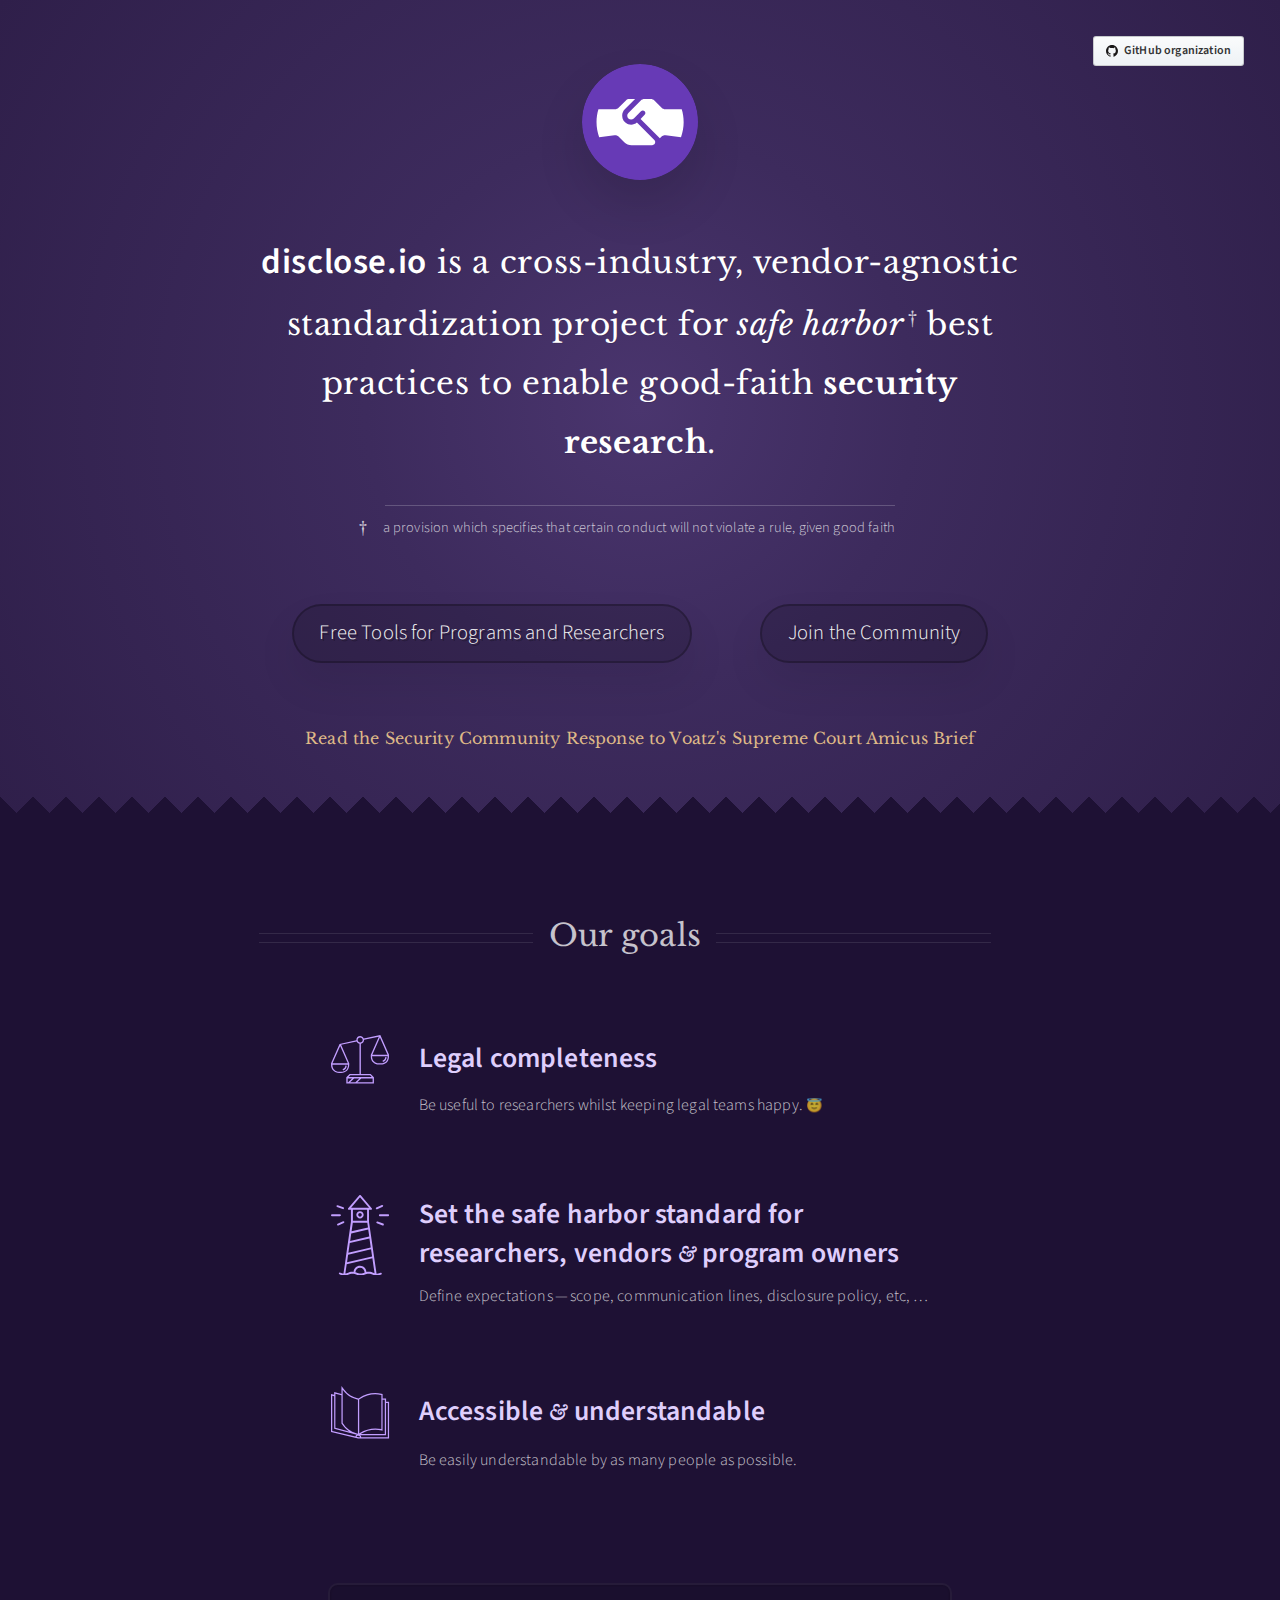
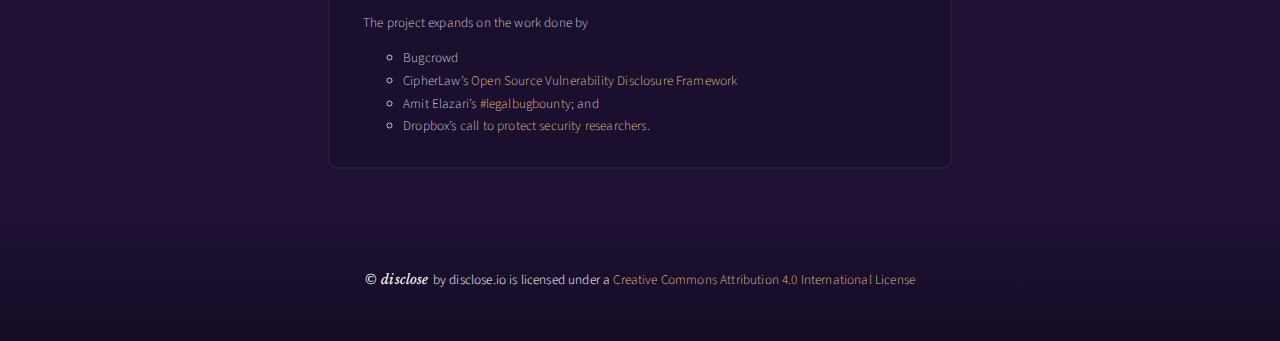
<file: docs/index.html>
<!DOCTYPE html>
<html lang="en" dir="ltr">
  <head>  
    <!-- Global site tag (gtag.js) - Google Analytics -->
    <script async src="https://www.googletagmanager.com/gtag/js?id=UA-143424917-1"></script>
    <script>
      window.dataLayer = window.dataLayer || [];
      function gtag(){dataLayer.push(arguments);}
      gtag('js', new Date());
      gtag('config', 'UA-143424917-1');
    </script>
    <meta charset="utf-8">
    <meta name="viewport" content="width=device-width, initial-scale=1">
    <title>disclose.io - Safe, simple, standardized vulnerability disclosure.</title>
    <meta property="og:title" content="disclose.io" />
    <meta property="og:locale" content="en_US" />
    <meta name="description" content="disclose.io is a collaborative and vendor-agnostic project to standardize best practices around safe harbor for good-faith security research." />
    <meta property="og:description" content="disclose.io is a collaborative and vendor-agnostic project to standardize best practices around safe harbor for good-faith security research." />
    <link rel="canonical" href="https://disclose.io/" />
    <meta property="og:url" content="https://disclose.io/" />
    <meta property="og:site_name" content="disclose.io" />
    <link href="https://fonts.googleapis.com/css?family=Libre+Baskerville:400,400i,700|Source+Sans+Pro:300,600&display=swap" rel="stylesheet">
    <link rel="stylesheet" href="disclose.css">
    <link rel="icon" href="favicon.png">
  </head>
  <body>
    <header>
      <div>
        <h1 id="disclose" class='disclose-logo'>
          <svg class="disclose-logo__svg" xmlns="http://www.w3.org/2000/svg" viewBox="0 0 400 400"><circle cx="200" cy="200" r="177" fill="#fff"/><path d="M200 0C89.5 0 0 89.5 0 200s89.5 200 200 200 200-89.5 200-200S310.5 0 200 0zm41.5 279.4h-71c-9.4 0-18.3-3.7-25-10.3l-18.9-18.9c-3.9-3.9-9.3-5.7-14.7-5l-52.8 6.6C53.2 235.6 50 218.2 50 200c0-15.4 2.3-30.2 6.6-44.1h56.7c4.7 0 9.2-1.9 12.5-5.2l25.4-25.4c3-3 7.1-4.7 11.4-4.7h20.2l-35.5 35.5c-5.8 5.8-9 13.6-9 21.8 0 11.5 6.2 22 17.1 27.7 1.1.6 2.3 1.1 3.5 1.5 11 3.6 22.1 1.2 30.2-5.6l59.9 59.8c6.6 6.7 1.9 18.1-7.5 18.1zm99.3-27.6l-52.8-6.6c-5.4-.7-10.8 1.2-14.7 5l-5.3 5.3-66.4-66.4 14-14c3.4-3.4 3.4-9 0-12.4-3.5-3.5-9.1-3.5-12.6 0l-24.6 24.6c-2.6 2.6-6 3.9-9.4 3.9s-6.8-1.3-9.4-3.9c-5.2-5.2-5.2-13.5 0-18.7l42.8-42.8c3.3-3.3 7.8-5.2 12.5-5.2h21.7c4.7 0 9.2 1.9 12.5 5.2l25 25c3.3 3.3 7.8 5.2 12.5 5.2h56.7c4.3 13.9 6.6 28.8 6.6 44.1.1 18.1-3.1 35.5-9.1 51.7z" fill="#673ab6"/></svg>
          <span class="h-sronly">Disclose.io: Security Research Safe Harbor</span>
        </h1>
        <p class='hero'>
          <strong class="hero__disclose h-sansserif">disclose.io</strong> is a cross-industry, vendor-agnostic
          standardization project for <em>safe harbor</em><small><sup class="hinted">†</sup></small>
          best practices to enable good-faith <strong>security research</strong>.
        </p>
        <p class="safe-harbor-def hinted">
          <small>
            †
            &ensp;
            <span class="h-sansserif">
              a provision which specifies that certain conduct will not violate a rule, given good faith
            </span>
          </small>
        </p>
        <div class="ctas h-sansserif">
          <a href="http://m.disclose.io/gh-org" target="_blank">
            Free Tools for Programs and Researchers
          </a>
          <a href="http://m.disclose.io/community" target="_blank">
            Join the Community
          </a>
        </div>
        <div>
          <a href="/voatz-response-letter/">
            Read the Security Community Response to Voatz's Supreme Court Amicus Brief
          </a>
        </div>
        <a class="github h-sansserif" href="https://m.disclose.io/github-org" target="_blank">
          <svg xmlns="http://www.w3.org/2000/svg" viewBox="0 0 16 15.6">
            <path
              d="M8 0C3.6 0 0 3.6 0 8c0 3.5 2.3 6.5 5.5 7.6.4.1.5-.2.5-.4v-1.4c-2.2.5-2.7-1.1-2.7-1.1-.4-.9-.9-1.2-.9-1.2-.7-.5.1-.5.1-.5.8.1 1.2.8 1.2.8.7 1.2 1.9.9 2.3.7.1-.5.3-.9.5-1.1-1.8-.2-3.6-.9-3.6-4 0-.9.3-1.6.8-2.1-.1-.2-.4-1 .1-2.1 0 0 .7-.2 2.2.8.6 0 1.3-.1 2-.1s1.4.1 2 .3c1.5-1 2.2-.8 2.2-.8.4 1.1.2 1.9.1 2.1.5.6.8 1.3.8 2.1 0 3.1-1.9 3.7-3.7 3.9.3.3.6.8.6 1.5v2.2c0 .2.1.5.6.4C13.7 14.5 16 11.5 16 8c0-4.4-3.6-8-8-8z"
              fill="#191717" /></svg>
          GitHub organization
        </a>
      </div>
    </header>
    <main class="">
      <section class="c-dark c-zigzag goals">
        <div>
          <h2 class="hinted" id="goals"><span>Our goals</span></h2>
          <ul class="goal-list h-sansserif">
            <li>
              <div>
                <svg xmlns="http://www.w3.org/2000/svg" viewBox="0 0 85 71.1">
                  <path fill="#c29eff"
                    d="M23.1 45l-2-.2c-.3 2.6-1.5 4.3-4.2 5.4l.8 1.8c3.3-1.3 5.1-3.6 5.4-7zM81.5 32.4l-2-.2c-.3 2.6-1.5 4.3-4.2 5.4l.8 1.8c3.3-1.3 5.1-3.6 5.4-7z" />
                  <path fill="#c29eff"
                    d="M84.9 29L72.5.6l-.4-.6-24.2 5C47 3 45 1.6 42.7 1.6c-3.1 0-5.6 2.5-5.6 5.6v.4L12.5 13 .1 41.4H0V43.7c0 7 4.9 11.9 11.9 11.9h2.9c7.2 0 11.9-4.7 11.9-11.9v-2.4h-.1l-11.8-27 22.7-4.9c.8 1.7 2.3 2.9 4.2 3.3V57H27.3l-4.9 5v9h40.4v-9L58 57H43.7V12.8c2.6-.5 4.7-2.8 4.7-5.6v-.3L70 2.4 58.3 29h-.1v2.4c0 7 4.9 11.9 11.9 11.9H73c7.2 0 11.9-4.7 11.9-11.9V29zM24.8 43.8c0 6.2-3.7 9.9-9.9 9.9H12c-5.9 0-9.9-4.1-9.9-9.9v-.4h22.8v.4zM2.2 41.4L13.4 16l11.2 25.5H2.2zm22.2 22.1h6.5l-5.8 5.6h-.7v-5.6zm17.1 0l-5.8 5.6H28l5.8-5.6h7.7zm-3 5.6l5.8-5.6h16.6v5.6H38.5zm21.1-7.6H25.8l2.4-2.5h29l2.4 2.5zM42.7 10.9c-2 0-3.7-1.6-3.7-3.7 0-2 1.6-3.7 3.7-3.7s3.7 1.6 3.7 3.7c-.1 2.1-1.7 3.7-3.7 3.7zm28.9-7.3L82.7 29H60.5L71.6 3.6zM83 31.4c0 6.2-3.7 9.9-10 9.9h-2.9c-5.9 0-10-4.1-10-9.9V31H83v.4z" />
                  </svg>
                <h3>Legal completeness</h3>
              </div>
              <div class="aside hinted">
                <p>
                  Be useful to researchers whilst keeping legal teams happy. <small>😇</small>
                </p>
              </div>
            </li>
            <li>
              <div>
                <svg xmlns="http://www.w3.org/2000/svg" viewBox="0 0 61.5 85.2">
                  <path fill="#c29eff"
                    d="M52.6 82.4c-1.1.5-2 .9-3.9.9h-.5v-.1l-8-54.9V15.6h2.2c.4 0 .7-.2.9-.6s.1-.8-.2-1.1L31.5.3c-.4-.4-1.1-.4-1.5 0L18.2 13.9c-.3.3-.3.7-.2 1.1.2.4.5.6.9.6h2.2v12.6l-4.9 34-1.4 10.2-1.6 10.8c-1.4-.1-2.2-.4-3-.8-.2-.1-.4-.2-.5-.2-.5-.2-1.1 0-1.3.5-.2.5 0 1.1.5 1.3.2.1.3.1.5.2 1.1.5 2.4 1 4.7 1 2.4 0 3.6-.6 4.7-1 1.1-.5 2-.9 3.9-.9 2 0 2.9.4 3.9.9 1.1.5 2.4 1 4.7 1 2.4 0 3.6-.6 4.7-1 1.1-.5 2-.9 3.9-.9 2 0 2.9.4 3.9.9 1.1.5 2.4 1 4.7 1 2.4 0 3.6-.6 4.7-1 .5-.2.7-.8.5-1.3 0-.5-.6-.8-1.1-.5zM23.1 29.3h15.3l.8 5.2-17.4 4 1.3-9.2zm-1.7 11.4l18-4.2 1.1 7.5-20.2 4.7 1.1-8zm-1.5 10.1L40.7 46l1.4 9.6-23.7 5.5 1.5-10.3zm-1.8 12.4l24.3-5.7 1.1 7.5L17 71.2l1.1-8zM30.7 2.5l9.6 11.1h-19l9.4-11.1zm7.5 13.1v11.7h-15V15.6h15zm-6.8 67.6c-2 0-2.9-.4-3.9-.9-.5-.2-1-.4-1.6-.6 0-2.7 2.2-4.8 4.8-4.8s4.8 2.2 4.8 4.8v.5c-.1 0-.2.1-.2.1-1.1.5-2 .9-3.9.9zm8.6-1.9c-1 0-1.8.1-2.5.3-.1-3.7-3.1-6.7-6.8-6.7-3.6 0-6.6 2.9-6.8 6.5-.4 0-.7-.1-1.2-.1-2.4 0-3.6.6-4.7 1-.8.4-1.6.7-2.8.8l1.4-9.8L43.8 67l2.3 15.9c-.5-.2-.9-.3-1.4-.5-1-.5-2.3-1.1-4.7-1.1zM60.5 20.4h-8.8c-.6 0-1 .4-1 1s.4 1 1 1h8.8c.6 0 1-.4 1-1s-.5-1-1-1zM10.5 21.4c0-.6-.4-1-1-1H1c-.6 0-1 .4-1 1s.4 1 1 1h8.5c.5 0 1-.5 1-1zM6.4 12.6l6 2.3c.1 0 .2.1.4.1.4 0 .8-.2.9-.6.2-.5-.1-1.1-.6-1.3l-6-2.3c-.5-.2-1.1.1-1.3.6-.2.4 0 1 .6 1.2zM48.5 15.1c.1 0 .3 0 .4-.1l5.8-2.6c.5-.2.7-.8.5-1.3s-.8-.7-1.3-.5L48 13.2c-.5.2-.7.8-.5 1.3.2.4.6.6 1 .6zM55.3 30.3l-6-2.3c-.5-.2-1.1.1-1.3.6-.2.5.1 1.1.6 1.3l6 2.3c.1 0 .2.1.4.1.4 0 .8-.2.9-.6.1-.7-.1-1.3-.6-1.4zM14.1 28.3c-.2-.5-.8-.7-1.3-.5L7 30.4c-.5.2-.7.8-.5 1.3.2.4.5.6.9.6.1 0 .3 0 .4-.1l5.8-2.6c.5-.2.7-.8.5-1.3z" />
                    <path fill="#c29eff"
                    d="M30.7 24.9c2.1 0 3.9-1.7 3.9-3.9s-1.7-3.9-3.9-3.9c-2.1 0-3.9 1.7-3.9 3.9s1.8 3.9 3.9 3.9zm0-5.8c1 0 1.9.9 1.9 1.9s-.9 1.9-1.9 1.9-1.9-.9-1.9-1.9.9-1.9 1.9-1.9z" />
                  </svg>
                <h3>
                  <span class="h-block">Set the safe harbor standard for </span>
                  researchers, vendors
                  <span class="ampersand">&amp;</span>
                  program owners
                </h3>
              </div>
              <div class="aside hinted">
                <p>
                  Define expectations&thinsp;&mdash;&thinsp;scope, communication lines, disclosure policy, etc, &hellip;
                </p>
              </div>
            </li>
            <li>
              <div>
                <svg xmlns="http://www.w3.org/2000/svg" viewBox="0 0 93.4 84.4">
                  <path fill="#c29eff"
                    d="M88.6 20.2H83v-7.3l-2-.5c-12.3-2.7-25.1-.3-35.5 6.8l-1.4.9C35 18.4 27 13.5 21.4 6.1L16.8 0v12.9L5.1 9.8v4.4L0 13v60.8l43.6 10.6h49.8V25.2h-4.8v-5zm-6.9 51.3l1.2.3V22.2h3.6V77H47.7c10.1-6.4 22.4-8.4 34-5.5zM45.3 21.8l1.3-.9c10-6.7 22.3-9.1 34-6.5l.4.1v54.8c-11.9-2.6-24.4-.3-34.6 6.3l-1 .7-.1-54.5zM18.8 6l1 1.4C25.5 15 33.9 20.2 43.3 22v54.8l-2.7-.8c-8.9-2.4-16.6-8.1-21.5-15.9l-.3-.5V6zM7.1 12.4l9.7 2.6v45.2l.6 1c3 4.7 6.9 8.8 11.6 11.8L7 67.2l.1-54.8zm32.1 68.9L2 72.3V15.5l3.1.8v52.5l36.3 9.6c-.3.1-.6.3-.8.5-.7.6-1.2 1.5-1.4 2.4zm4.8 1.2l-2.9-.7c.1-1.2 1.2-2.1 2.5-1.9.2 0 .3.1.5.1.9.1 1.6.5 2.2 1.2.3.4.4.9.4 1.4l-2.7-.1zm47.4-55.3v55.2H48.6c0-.9-.3-1.7-.8-2.5-.3-.4-.6-.7-.9-.9h41.6V27.2h2.9z" />
                </svg>
                <h3>Accessible <span class="ampersand">&amp;</span> understandable</h3>
              </div>
              <div class="aside hinted">
                <p>
                  Be easily understandable by as many people as possible.
                </p>
              </div>
            </li>
          </ul>

          <aside class="hinted h-sansserif">
            <p>The project expands on the work done by</p>
            <ul>
              <li>Bugcrowd</li>
              <li>CipherLaw’s
              <a href="https://github.com/bugcrowd/disclosure-policy">Open Source Vulnerability Disclosure
                Framework</a></li>
              <li>
                Amit Elazari’s <a href="https://github.com/EdOverflow/legal-bug-bounty">#legalbugbounty</a>; and
              </li>
              <li>
                Dropbox’s <a href="https://blogs.dropbox.com/tech/2018/03/protecting-security-researchers/">call
                  to protect security researchers</a>.
              </li>
            </ul>
          </aside>
        </div>
      </section>
      <!-- <section id="logo-cloud">
        <div>
          <p>
            Organizations displaying the disclose.io logo are committing to a set of
            <a href="https://github.com/disclose/disclose/blob/master/core_terms">core terms</a>
            focused on creating safe harbor for good-faith security research.
          </p>
        </div>
      </section> -->
    </main>
    
    <footer class="c-dark"><div>
      <small>
        &copy;
        <em>disclose</em>
        <span class="h-sansserif">
          by disclose.io is licensed under a
          <a href="http://creativecommons.org/licenses/by/4.0/" rel="license">Creative Commons Attribution 4.0 International License</a>
        </span>
      </small>
    </div></footer>
  </body>
</html>
</file>
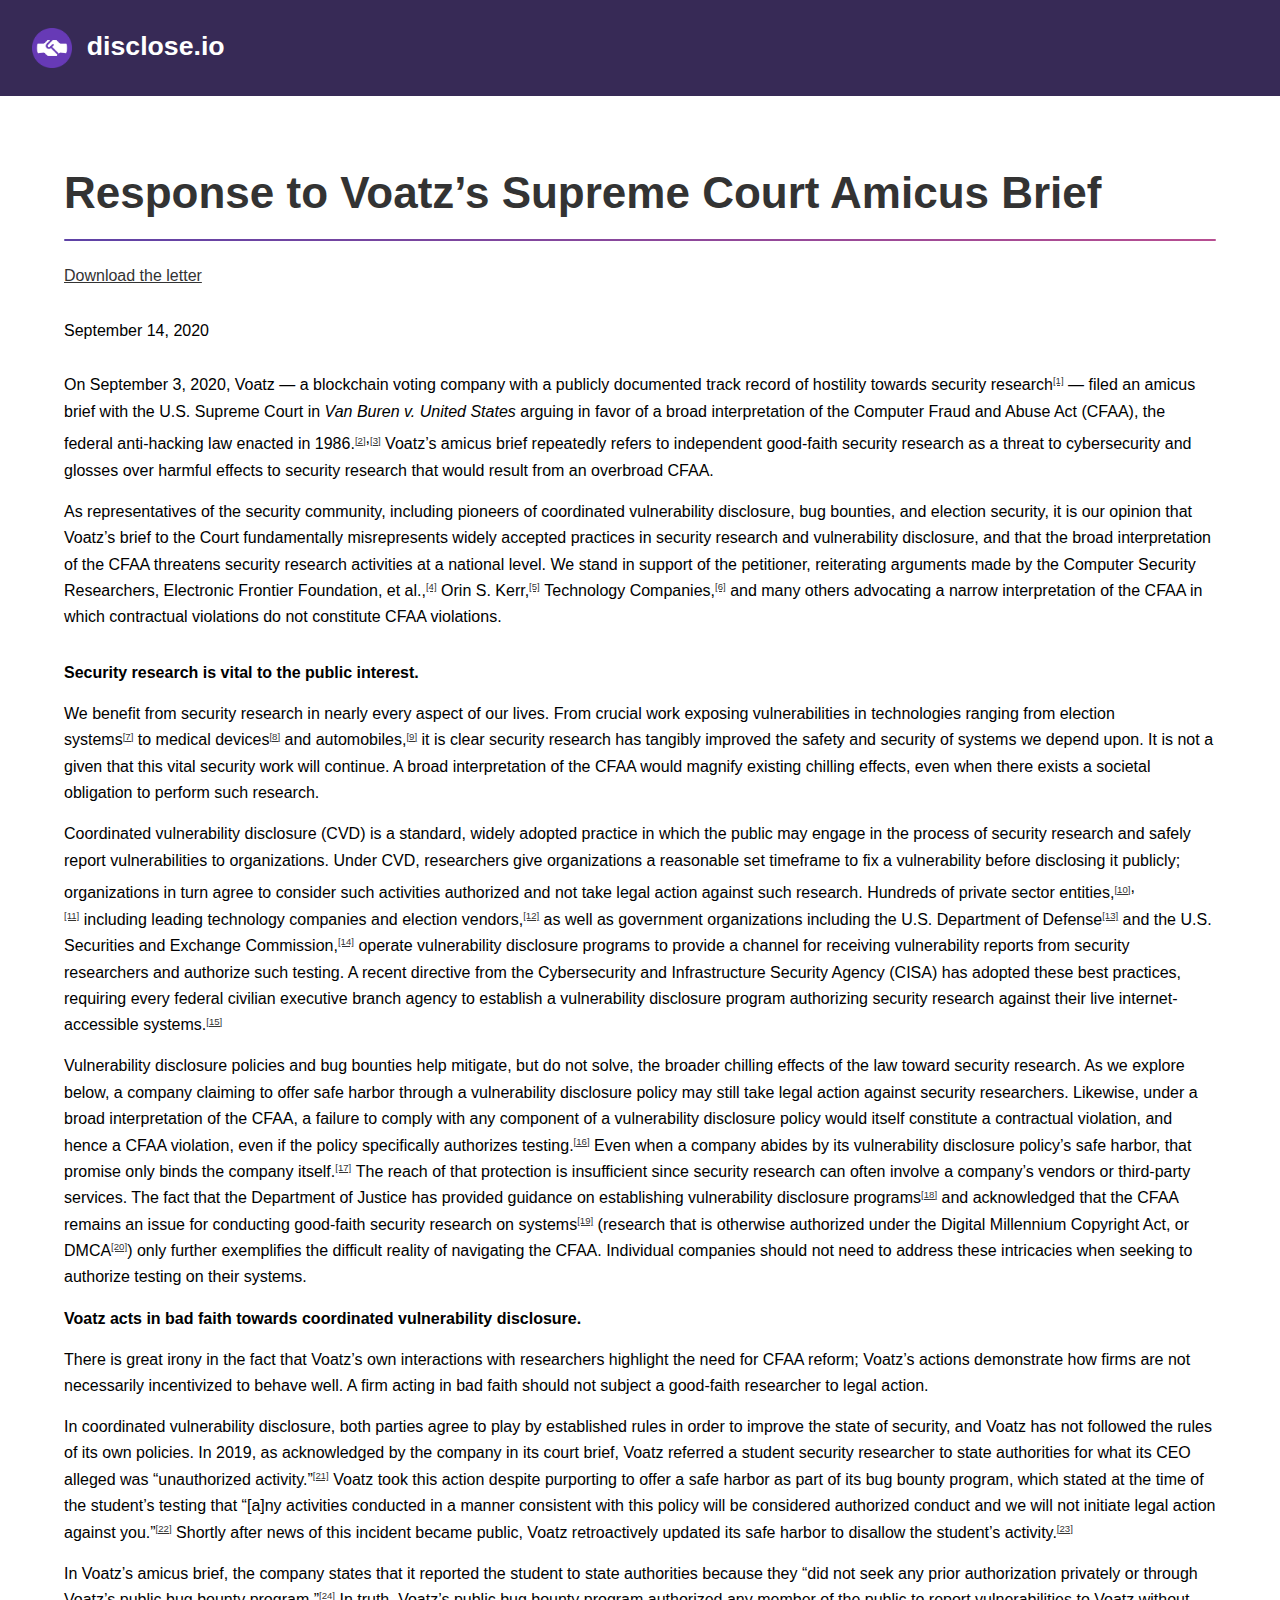
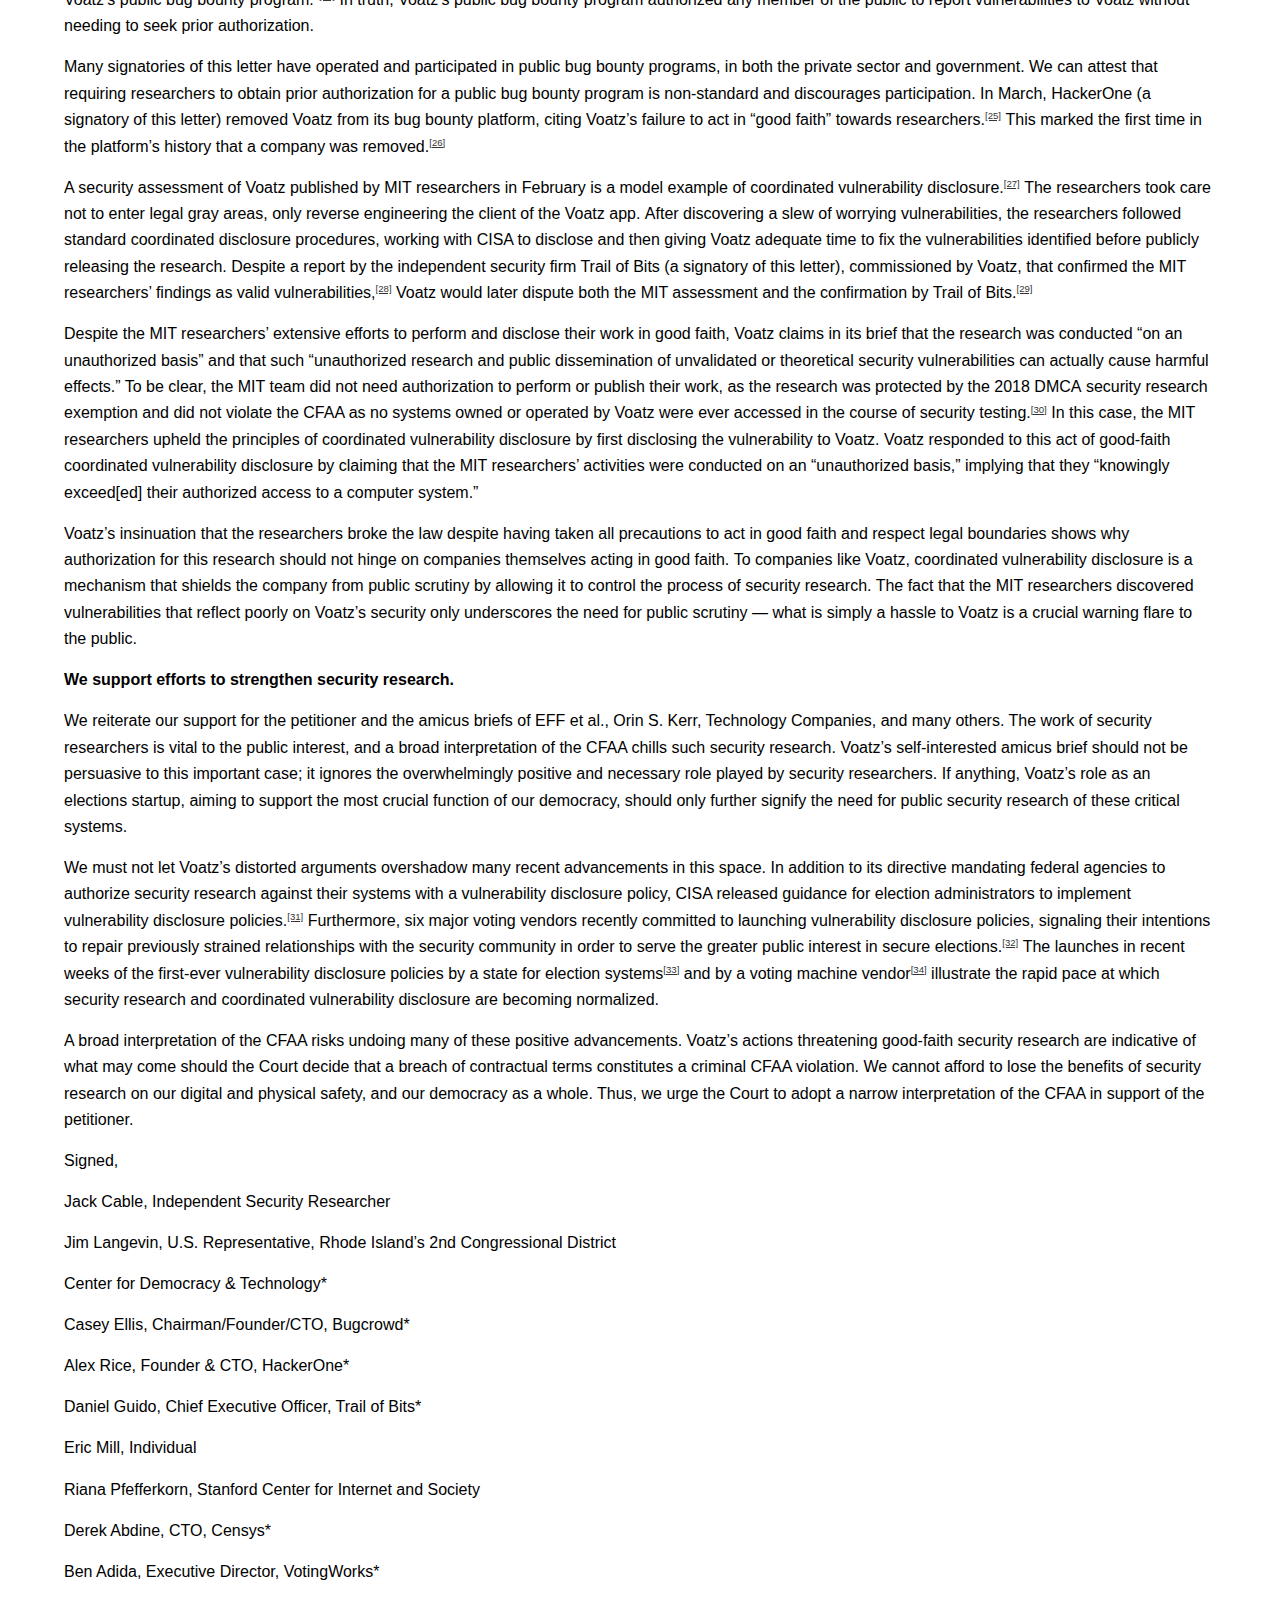
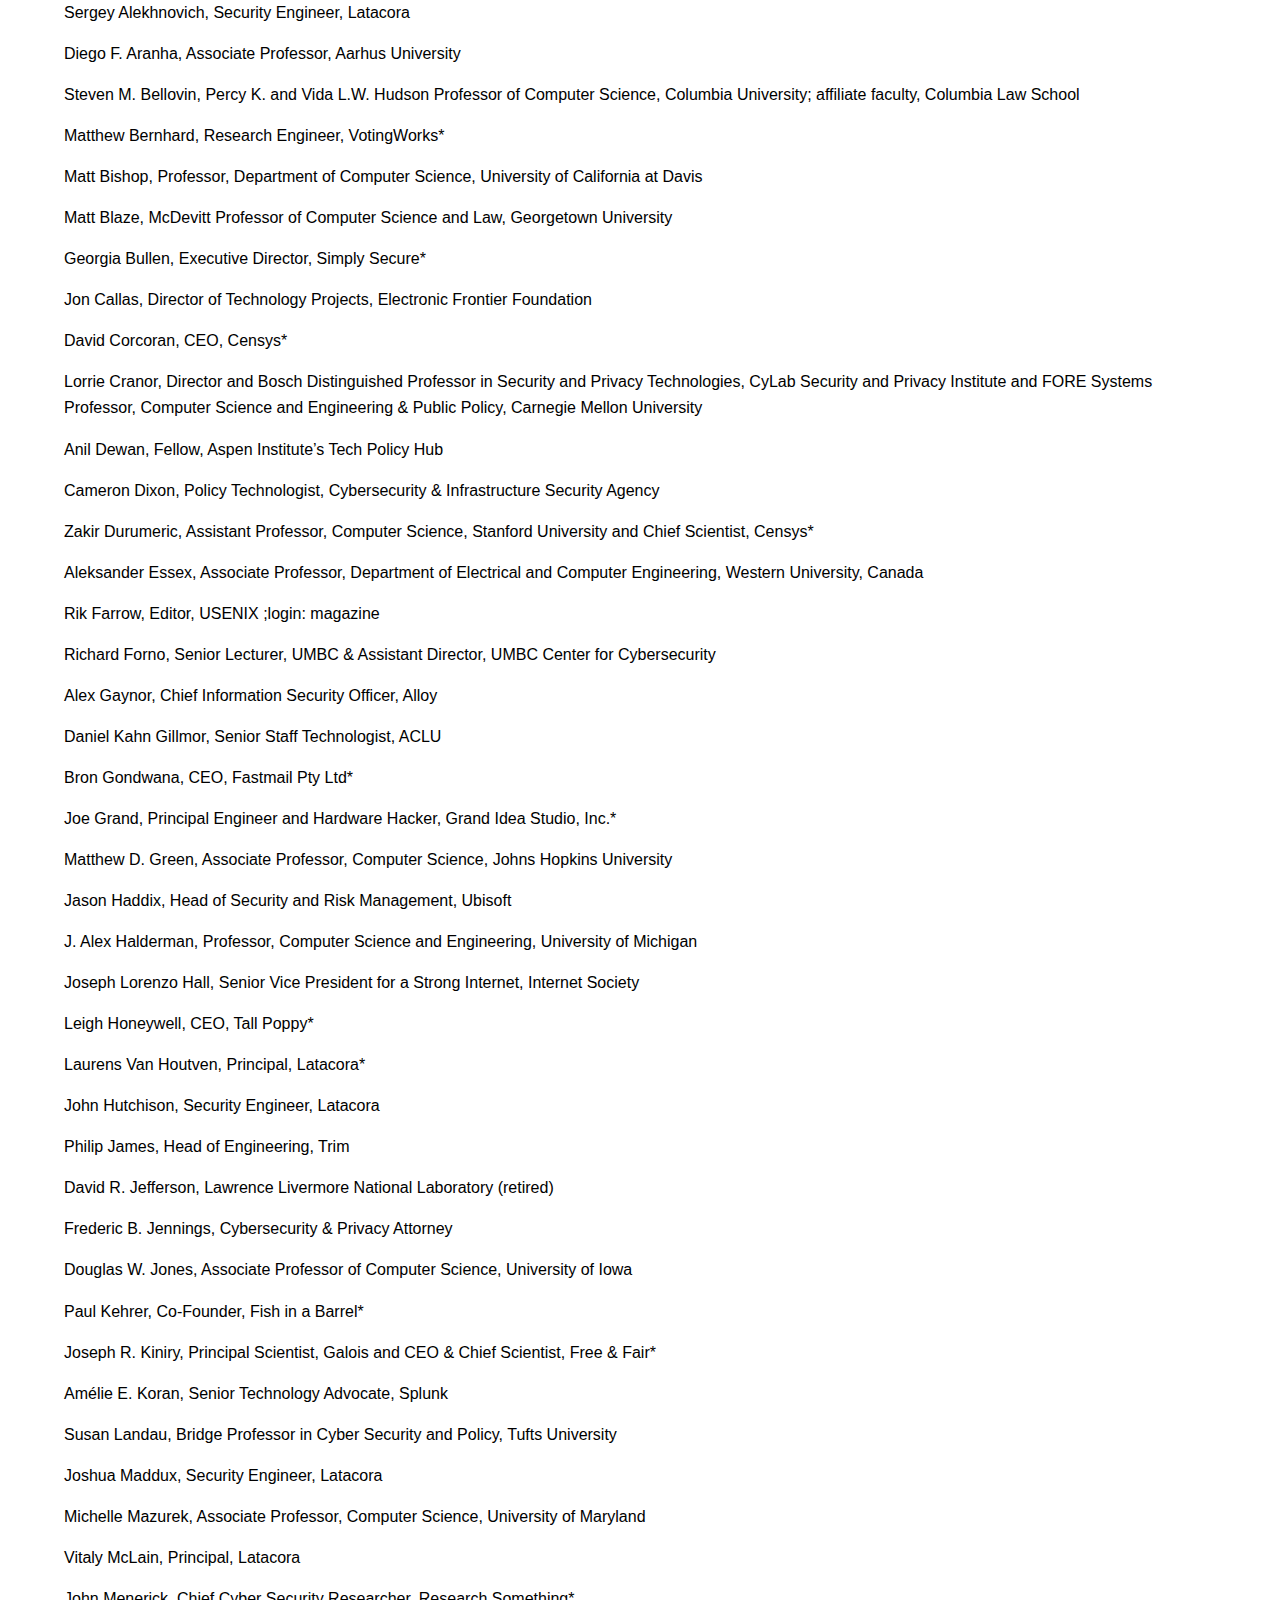
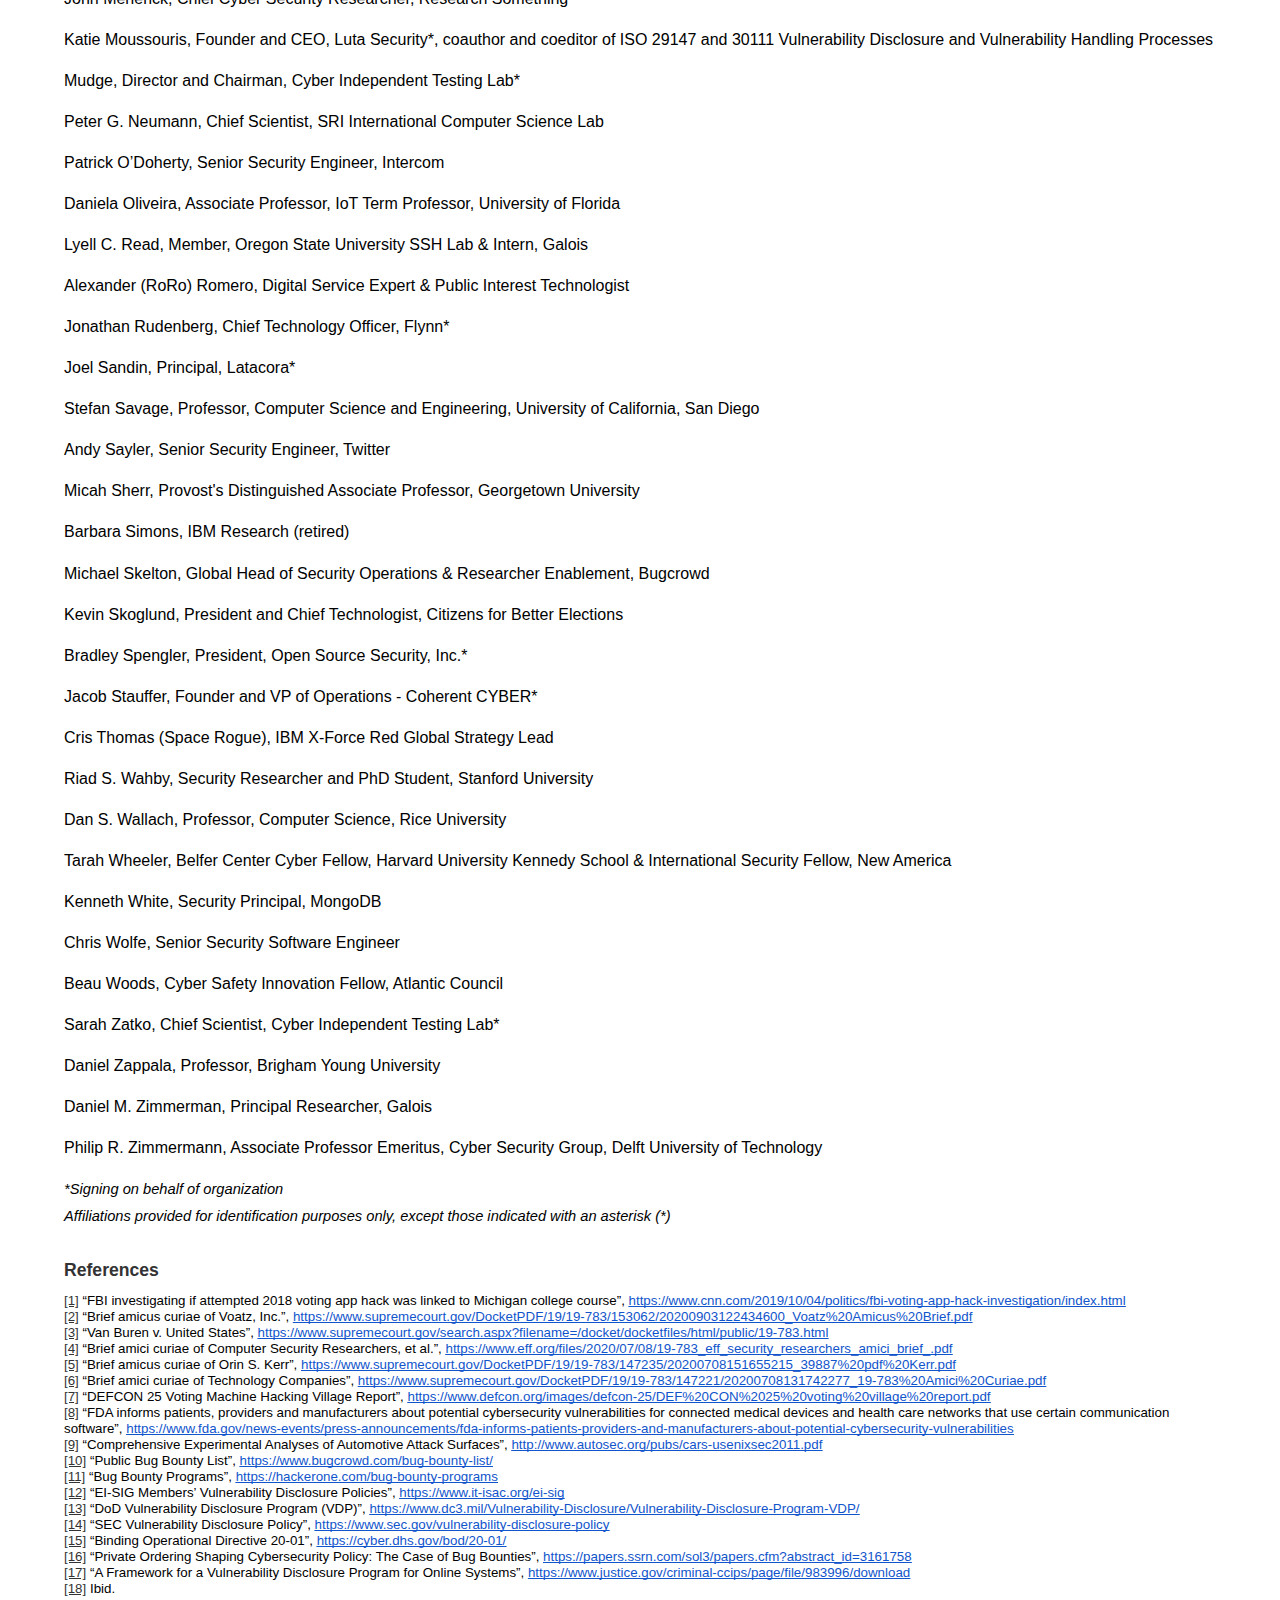
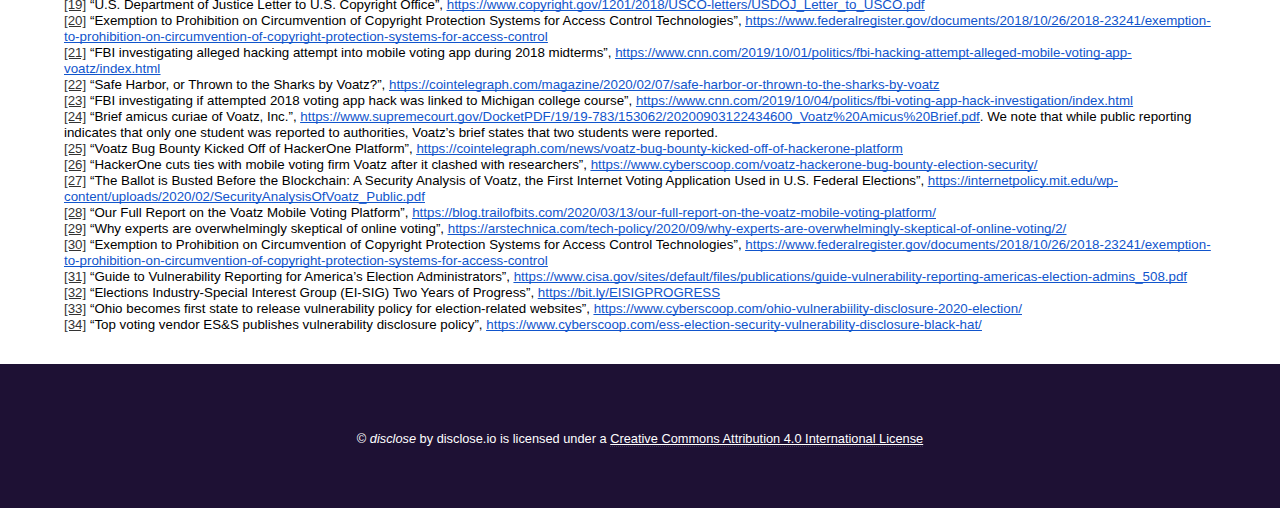
<file: docs/voatz-response-letter/index.html>
<!DOCTYPE HTML>
<html>
	<head>
		<title>Response to Voatz&rsquo;s Supreme Court Amicus Brief - disclose.io</title>
		<meta charset="utf-8" />
		<meta name="viewport" content="width=device-width, initial-scale=1, user-scalable=no" />
    <link rel="stylesheet" href="../main.css" />
    <!-- Global site tag (gtag.js) - Google Analytics -->
    <script async src="https://www.googletagmanager.com/gtag/js?id=UA-143424917-1"></script>
    <script>
      window.dataLayer = window.dataLayer || [];
      function gtag(){dataLayer.push(arguments);}
      gtag('js', new Date());
      gtag('config', 'UA-143424917-1');
    </script>

    <meta property="og:title" content="Response to Voatz&rsquo;s Supreme Court Amicus Brief - disclose.io" />
    <meta property="og:locale" content="en_US" />
    <meta name="description" content="Letter from the security community in response to Voatz's Supreme Court Amicus Brief." />
    <meta property="og:description" content="Letter from the security community in response to Voatz's Supreme Court Amicus Brief." />
    <link rel="canonical" href="https://disclose.io/voatz-response-letter" />
    <meta property="og:url" content="https://disclose.io/voatz-response-letter" />
    <meta property="og:site_name" content="disclose.io" />
    <meta name="twitter:title" content="Response to Voatz&rsquo;s Supreme Court Amicus Brief - disclose.io">
    <meta name="twitter:description" content="Letter from the security community in response to Voatz's Supreme Court Amicus Brief.">
    <meta name="twitter:card" content="summary">
    <link rel="icon" href="../favicon.png">
	</head>
	<body class="is-preload">

		<!-- Header -->
			<header id="header">
        <a href="/" class="title"><img src="../logo.png" style="height:40px; vertical-align:middle" />&nbsp; disclose.io</a>
			</header>

		<!-- Wrapper -->
			<div id="wrapper">

				<!-- Main -->
					<section id="main" class="wrapper">
						<div class="inner">
              <h1 class="major">Response to Voatz&rsquo;s Supreme Court Amicus Brief</h1>
              <p class="c3"><a href="/voatz-response-letter.pdf">Download the letter</a></p><br>
              <p class="c3"><span>September 14, 2020</span></p><br>
              <p class="c3"><span>On</span><span>&nbsp;September 3, 2020, Voatz &mdash; a blockchain voting company with a publicly </span><span>documented track record of </span><span>hostility</span><span>&nbsp;towards security research</span><sup><a href="#ftnt1" id="ftnt_ref1">[1]</a></sup><span>&nbsp;&mdash; filed an </span><span>amicus brief</span><span>&nbsp;with t</span><span>he U.S. Supreme Court in </span><span class="c10">Van Buren v. United States</span><span>&nbsp;arguing in favor of a broad interpretation of the </span><span>Computer Fraud and Abuse Act (CFAA)</span><span>, the federal anti-hacking law enacted in 1986</span><span>.</span><sup><a href="#ftnt2" id="ftnt_ref2">[2]</a></sup><span class="c16">,</span><sup><a href="#ftnt3" id="ftnt_ref3">[3]</a></sup><span>&nbsp;Voatz&rsquo;s amicus brief repeatedly refers to independent good-faith security research as a threat to cybersecurity</span><span>&nbsp;and glosses over </span><span class="c1">harmful effects to security research that would result from an overbroad CFAA.</span></p>
              <p class="c3 c5"><span class="c1"></span></p>
              <p class="c3"><span>As representatives of the security community, including pioneers of coordinated vulnerability disclosure, bug bounties, </span><span>and election security</span><span>, it is our opinion that Voatz&rsquo;s brief to the Court fundamentally misrepresents widely accepted practices in security research and vulnerability disclosure, and that the broad interpretation of the CFAA threatens security research activities at a national level. We stand in support of the </span><span>petitioner</span><span>, reiterating arguments </span><span>made by the </span><span>Computer Security Researchers, Electronic Frontier Foundation, et al.</span><span>,</span><sup><a href="#ftnt4" id="ftnt_ref4">[4]</a></sup><span>&nbsp;</span><span>Orin S. Kerr</span><span>,</span><sup><a href="#ftnt5" id="ftnt_ref5">[5]</a></sup><span>&nbsp;</span><span>Technology Companies</span><span>,</span><sup><a href="#ftnt6" id="ftnt_ref6">[6]</a></sup><span>&nbsp;and many others </span><span>advocating</span><span>&nbsp;a narrow interpretation of </span><span>the CFAA in which contractual violations do not constitute CFAA violations</span><span class="c1">.</span></p>
              <p class="c3 c5"><span class="c1"></span></p>
              <p class="c3 c5"><span class="c12"></span></p>
              <p class="c3"><b>Security research is vital to the public interest.</b></p>
              <p class="c3 c5"><span class="c12"></span></p>
              <p class="c3"><span>W</span><span>e</span><span>&nbsp;benefit from security research in nearly every aspect of our lives. From crucial work exposing vulnerabilities in technologies ranging from </span><span>election </span><span>systems</span><sup><a href="#ftnt7" id="ftnt_ref7">[7]</a></sup><span>&nbsp;to</span><span>&nbsp;</span><span>medical devices</span><sup><a href="#ftnt8" id="ftnt_ref8">[8]</a></sup><span>&nbsp;and automobiles,</span><sup><a href="#ftnt9" id="ftnt_ref9">[9]</a></sup><span>&nbsp;it is clear security research has tangibly improved the safety and security of systems we depend upon. It is not a given that this vital security work will continue. A broad interpretation of the CFAA would magnify existing chilling effects, even when there exists a societal obligation to perform such research.</span></p>
              <p class="c3 c5"><span class="c1"></span></p>
              <p class="c3"><span>Coordinated vulnerability disclosure (CVD) is a standard, widely adopted practice in which the public may engage in the process of security research and safely report vulnerabilities to organizations. Under CVD, researchers give organizations a </span><span>reasonable</span><span>&nbsp;set timeframe to fix a vulnerability before disclosing it publicly; organizations in turn agree to consider such activities authorized and not take legal action against such research. </span><span>Hundreds</span><span>&nbsp;</span><span>of</span><span>&nbsp;</span><span>private sector entities</span><span>,</span><sup><a href="#ftnt10" id="ftnt_ref10">[10]</a></sup><span class="c16">,</span><sup><a href="#ftnt11" id="ftnt_ref11">[11]</a></sup><span>&nbsp;including leading technology companies and </span><span>election vendors</span><span>,</span><sup><a href="#ftnt12" id="ftnt_ref12">[12]</a></sup><span>&nbsp;as well as government o</span><span>rganizations including the </span><span>U.S. Department of Defense</span><sup><a href="#ftnt13" id="ftnt_ref13">[13]</a></sup><span>&nbsp;and the </span><span>U.S. Securities and Exchange Commission</span><span>,</span><sup><a href="#ftnt14" id="ftnt_ref14">[14]</a></sup><span>&nbsp;operate vulnerability disclosure programs to provide a channel for receiving vulnerability reports from security researchers and authorize such testing. </span><span>A recent directive from the Cybersecurity and Infrastructure Security Agency (CISA)</span><span>&nbsp;has adopted these best practices, requiring every federal civilian executive branch agency to establish a vulnerability disclosure program authorizing security research against their</span><span>&nbsp;live internet-accessible systems.</span><sup><a href="#ftnt15" id="ftnt_ref15">[15]</a></sup></p>
              <p class="c3 c5"><span class="c1"></span></p>
              <p class="c3"><span>Vulnerability disclosure policies and bug bounties help mitigate, but do not solve, the broader chilling effects of the law toward security research. As we explore below, a company claiming to offer safe harbor through a vulnerability disclosure policy may still take legal action against security researchers. </span><span>Likewise</span><span>, under a broad interpretation of the CFAA, a failure to comply with any component of a vulnerability disclosure policy would itself constitute a contractual violation, and hence a CFAA violation, even if the policy specifically authorizes testing.</span><sup><a href="#ftnt16" id="ftnt_ref16">[16]</a></sup><span>&nbsp;Even when a company abides by its vulnerability disclosure policy&rsquo;s safe harbor, that promise only binds the company itself.</span><sup><a href="#ftnt17" id="ftnt_ref17">[17]</a></sup><span>&nbsp;The reach of that protection is insufficient since security research can often involve a company&rsquo;s vendors or third-party services. The fact that the Department of Justice has provided </span><span>guidance on establishing vulnerability disclosure programs</span><sup><a href="#ftnt18" id="ftnt_ref18">[18]</a></sup><span>&nbsp;and acknowledged that the CFAA remains an issue for conducting good-faith security research on systems</span><sup><a href="#ftnt19" id="ftnt_ref19">[19]</a></sup><span>&nbsp;(research that is otherwise authorized under the </span><span>Digital Millennium Copyright Act, o</span><span>r </span><span>DMCA</span><sup><a href="#ftnt20" id="ftnt_ref20">[20]</a></sup><span>) only further exemplifies the difficult reality of navigating the CFAA. Individual companies should not need to address these intricacies when seeking to authorize testing on their systems.</span></p>
              <p class="c3 c5"><span class="c1"></span></p>
              <p class="c3"><span class="c13">Voatz acts in bad faith </span><span class="c13">towards </span><span class="c13">coordinated</span><span class="c13">&nbsp;vulnerability </span><span class="c13">disclosure</span><span class="c13">. </span></p>
              <p class="c3 c5"><span class="c1"></span></p>
              <p class="c3"><span class="c1">There is great irony in the fact that Voatz&rsquo;s own interactions with researchers highlight the need for CFAA reform; Voatz&rsquo;s actions demonstrate how firms are not necessarily incentivized to behave well. A firm acting in bad faith should not subject a good-faith researcher to legal action.</span></p>
              <p class="c3 c5"><span class="c1"></span></p>
              <p class="c3"><span>In coordinated vulnerability disclosure, both parties agree to play by established rules in order to improve the state of security, and Voatz has not followed the rules of its own policies. In 2019, as acknowledged by the company in its court brief, Voatz </span><span>referred a student security researcher to state authorities</span><span>&nbsp;for what its CEO alleged was</span><span>&nbsp;</span><span>&ldquo;unauthorized activity</span><span>.&rdquo;</span><sup><a href="#ftnt21" id="ftnt_ref21">[21]</a></sup><span>&nbsp;Voatz took this action despite purporting to </span><span>offer a safe harbor as part of its bug bounty program</span><span>, which stated at the time of the student&rsquo;s testing </span><span>that</span><span>&nbsp;&ldquo;[a]ny activities conducted in a manner consistent with this policy will be considered authorized conduct and we will not initiate legal action against you.&rdquo;</span><sup><a href="#ftnt22" id="ftnt_ref22">[22]</a></sup><span>&nbsp;Shortly after news of this incident became public, Voatz </span><span>retroactively</span><span>&nbsp;updated its safe harbor</span><span>&nbsp;to disallow the student&rsquo;s activity.</span><sup><a href="#ftnt23" id="ftnt_ref23">[23]</a></sup></p>
              <p class="c3 c5"><span class="c1"></span></p>
              <p class="c3"><span>In </span><span>Voatz&rsquo;s amicus brief</span><span>, the company states that it reported the </span><span>student</span><span>&nbsp;to state authorities because they &ldquo;did not seek any prior authorization privately or through Voatz&rsquo;s public bug bounty </span><span>program</span><span>.&rdquo;</span><sup><a href="#ftnt24" id="ftnt_ref24">[24]</a></sup><span>&nbsp;In truth, </span><span>Voatz</span><span class="c1">&rsquo;s public bug bounty program authorized any member of the public to report vulnerabilities to Voatz without needing to seek prior authorization.</span></p>
              <p class="c3 c5"><span class="c1"></span></p>
              <p class="c3"><span>Many signatories of this letter have </span><span>operated</span><span>&nbsp;and participated in public bug bounty programs, in both the private sector and government. We can attest that requiring researchers to obtain prior authorization for a public bug bounty program is </span><span>non-standard and</span><span>&nbsp;discourages participation. In March, </span><span>HackerOne</span><span>&nbsp;(a signatory of this letter) </span><span>removed Voatz from its bug bounty platform</span><span>, citing Voatz&rsquo;s failure to act in &ldquo;good faith&rdquo; towards researchers.</span><sup><a href="#ftnt25" id="ftnt_ref25">[25]</a></sup><span>&nbsp;This marked the </span><span>first time in the platform&rsquo;s history</span><span>&nbsp;that a company was removed.</span><sup><a href="#ftnt26" id="ftnt_ref26">[26]</a></sup></p>
              <p class="c3 c5"><span class="c1"></span></p>
              <p class="c3"><span>A </span><span>security assessment of Voatz published by MIT researchers</span><span>&nbsp;in February is a model example of coordinated vulnerability disclosure.</span><sup><a href="#ftnt27" id="ftnt_ref27">[27]</a></sup><span>&nbsp;The r</span><span>esearchers took care not to enter legal gray areas, </span><span>only </span><span>reverse</span><span>&nbsp;engineering the client of the Voatz app.</span><span>&nbsp;After discovering a slew of worrying vulnerabilities, the researchers followed standard coordinated disclosure procedures, working with CISA to disclose and then </span><span>giving</span><span>&nbsp;Voatz adequate time to fix the vulnerabilities identified before publicly releasing the research. Despite a </span><span>report by the independent security firm Trail of Bits (a signatory of this letter), </span><span>commissioned by Voatz, that confirmed </span><span>the MIT researchers&rsquo; findings as valid vulnerabilities,</span><sup><a href="#ftnt28" id="ftnt_ref28">[28]</a></sup><span>&nbsp;</span><span>Voatz would later dispute</span><span>&nbsp;both the MIT assessment and the confirmation by Trail of </span><span>Bits</span><span>.</span><sup><a href="#ftnt29" id="ftnt_ref29">[29]</a></sup></p>
              <p class="c3 c5"><span class="c1"></span></p>
              <p class="c3"><span>Despite the MIT researchers&rsquo; extensive efforts to perform and disclose their work in </span><span>good faith</span><span>, Voatz claims in its brief that the research was conducted &ldquo;on an unauthorized basis&rdquo; and that such &ldquo;unauthorized research and public dissemination of unvalidated or theoretical security vulnerabilities can actually cause harmful effects.&rdquo; To be clear, the MIT team did not need authorization to </span><span>perform</span><span>&nbsp;or publish their work, as the research was protected by the </span><span>2018 DMCA</span><span>&nbsp;security research exemption</span><span>&nbsp;and did not violate the CFAA as no systems owned or operated by Voatz were ever accessed</span><span>&nbsp;in</span><span>&nbsp;the course of security testing.</span><sup><a href="#ftnt30" id="ftnt_ref30">[30]</a></sup><span>&nbsp;In this case, the MIT researchers upheld the principles of coordinated vulnerability disclosure by first disclosing the vulnerability to Voatz. </span><span>Voatz responded to this act of good-faith coordinated vulnerability disclosure by claiming that the MIT researchers&rsquo; activities were conducted on an &ldquo;unauthorized basis,&rdquo; implying that they &ldquo;knowingly </span><span>exceed</span><span>[ed] their authorized access to a computer system.&rdquo;</span></p>
              <p class="c3 c5"><span class="c1"></span></p>
              <p class="c3"><span>Voatz&rsquo;s insinuation that the researchers broke the law despite having taken all precautions to act in good faith and respect legal boundaries shows why authorization for this research should not hinge on companies themselves acting in good faith.</span><span>&nbsp;To companies</span><span>&nbsp;like Voatz, coordinated vulnerability disclosure is a mechanism that shields the company from public scrutiny by allowing it to control the process of security research. The fact that the MIT researchers discovered vulnerabilities that reflect poorly on Voatz&rsquo;s security only underscores the need for public scrutiny &mdash; what is simply a hassle to Voatz is a crucial warning flare to </span><span>the public.</span><span class="c1">&nbsp;</span></p>
              <p class="c3 c5"><span class="c1"></span></p>
              <p class="c3"><span class="c13">We support efforts to strengthen security research.</span></p>
              <p class="c3 c5"><span class="c1"></span></p>
              <p class="c3"><span>We </span><span>reiterate</span><span>&nbsp;our support for the petitioner and the amicus briefs of EFF et al., Orin S. Kerr, Technology Companies, and many others. The work of security researchers is vital to the public interest, and a broad interpretation of the CFAA chills such security research. Voatz&rsquo;s self-interested amicus brief should not be persuasive to this important case; it ignores the overwhelmingly positive and necessary role played by security researchers.</span><span>&nbsp;</span><span>If anything, Voatz&rsquo;s role as an elections startup, aiming to support the most crucial function of our democracy, should only further signify the need for public security research of these critical systems. </span></p>
              <p class="c3 c5"><span class="c1"></span></p>
              <p class="c3"><span>We must not let Voatz&rsquo;s distorted </span><span>arguments </span><span>overshadow many recent advancements in this space. In addition to its directive mandating federal agencies to authorize security research against their systems with a vulnerability disclosure policy, CISA released </span><span>guidance for election administrators</span><span>&nbsp;to implement vulnerability disclosure policies.</span><sup><a href="#ftnt31" id="ftnt_ref31">[31]</a></sup><span>&nbsp;Furthermore, six major voting vendors recently </span><span>committed to launching vulnerability disclosure policies</span><span>, signaling their intentions t</span><span>o repair previously strained </span><span>relationships</span><span>&nbsp;with the security community in order to serve the greater public interest in secure elections.</span><sup><a href="#ftnt32" id="ftnt_ref32">[32]</a></sup><span>&nbsp;The launches in recent weeks of the first-ever vulnerability disclosure policies </span><span>by a state for election systems</span><sup><a href="#ftnt33" id="ftnt_ref33">[33]</a></sup><span>&nbsp;and by a </span><span>voting machine vendor</span><sup><a href="#ftnt34" id="ftnt_ref34">[34]</a></sup><span class="c1">&nbsp;illustrate the rapid pace at which security research and coordinated vulnerability disclosure are becoming normalized.</span></p>
              <p class="c3 c5"><span class="c1"></span></p>
              <p class="c3"><span>A broad interpretation of the CFAA risks undoing many of these positive advancements. Voatz&rsquo;s actions threatening good-faith security research are indicative of what may come should the Court decide that a breach of contractual terms constitutes a criminal CFAA violation. We cannot afford to lose the benefits of security research on our digital and physical safety, and our democracy as a whole. Thus, we urge the Court to adopt a narrow interpretation of the CFAA in support of the petitioner.</span></p>
              <p class="c3 c5"><span class="c1"></span></p>
              <p class="c3"><span class="c1">Signed,</span></p>
              <p class="c3 c5"><span class="c1"></span></p>
              <p class="c3"><span class="c1">Jack Cable, Independent Security Researcher</span></p>
              <p class="c3 c5"><span class="c1"></span></p>
              <p class="c3"><span class="c1">Jim Langevin, U.S. Representative, Rhode Island’s 2nd Congressional District</span></p>
              <p class="c3 c5"><span class="c1"></span></p>
              <p class="c3"><span class="c1">Center for Democracy & Technology*</span></p>
              <p class="c3 c5"><span class="c1"></span></p>
              <p class="c3"><span class="c1">Casey Ellis, Chairman/Founder/CTO, Bugcrowd* </span></p>
              <p class="c3 c5"><span class="c1"></span></p>
              <p class="c3"><span class="c1">Alex Rice, Founder &amp; CTO, HackerOne*</span></p>
              <p class="c3 c5"><span class="c1"></span></p>
              <p class="c3"><span>Daniel Guido, Chief Executive Officer, Trail of Bits*</span></p>
              <p class="c3 c5"><span class="c1"></span></p>
              <p class="c3"><span class="c1">Eric Mill, Individual</span></p>
              <p class="c3 c5"><span class="c1"></span></p>
              <p class="c3"><span class="c1">Riana Pfefferkorn, Stanford Center for Internet and Society</span></p>
              <p class="c3 c5"><span class="c1"></span></p>
              <p class="c3"><span class="c1">Derek Abdine, CTO, Censys*</span></p>
              <p class="c3 c5"><span class="c1"></span></p>
              <p class="c3"><span class="c1">Ben Adida, Executive Director, VotingWorks*</span></p>
              <p class="c3 c5"><span class="c1"></span></p>
              <p class="c3"><span class="c1">Sergey Alekhnovich, Security Engineer, Latacora</span></p>
              <p class="c3 c5"><span class="c1"></span></p>
              <p class="c3"><span class="c1">Diego F. Aranha, Associate Professor, Aarhus University</span></p>
              <p class="c3 c5"><span class="c1"></span></p>
              <p class="c3"><span class="c1">Steven M. Bellovin, Percy K. and Vida L.W. Hudson Professor of Computer Science, Columbia University; affiliate faculty, Columbia Law School</span></p>
              <p class="c3 c5"><span class="c1"></span></p>
              <p class="c3"><span class="c1">Matthew Bernhard, Research Engineer, VotingWorks*</span></p>
              <p class="c3 c5"><span class="c1"></span></p>
              <p class="c3"><span class="c1">Matt Bishop, Professor, Department of Computer Science, University of California at Davis</span></p>
              <p class="c3 c5"><span class="c1"></span></p>
              <p class="c3"><span class="c1">Matt Blaze, McDevitt Professor of Computer Science and Law, Georgetown University</span></p>
              <p class="c3 c5"><span class="c1"></span></p>
              <p class="c3"><span class="c1">Georgia Bullen, Executive Director, Simply Secure*</span></p>
              <p class="c3 c5"><span class="c1"></span></p>
              <p class="c3"><span class="c1">Jon Callas, Director of Technology Projects, Electronic Frontier Foundation</span></p>
              <p class="c3 c5"><span class="c1"></span></p>
              <p class="c3"><span class="c1">David Corcoran, CEO, Censys*</span></p>
              <p class="c3 c5"><span class="c1"></span></p>
              <p class="c3"><span class="c1">Lorrie Cranor, Director and Bosch Distinguished Professor in Security and Privacy Technologies, CyLab Security and Privacy Institute and FORE Systems Professor, Computer Science and Engineering &amp; Public Policy, Carnegie Mellon University</span></p>
              <p class="c3 c5"><span class="c1"></span></p>
              <p class="c3"><span class="c1">Anil Dewan, Fellow, Aspen Institute&rsquo;s Tech Policy Hub</span></p>
              <p class="c3 c5"><span class="c1"></span></p>
              <p class="c3"><span class="c1">Cameron Dixon, Policy Technologist, Cybersecurity &amp; Infrastructure Security Agency</span></p>
              <p class="c3 c5"><span class="c1"></span></p>
              <p class="c3"><span class="c1">Zakir Durumeric, Assistant Professor, Computer Science, Stanford University and Chief Scientist, Censys*</span></p>
              <p class="c3 c5"><span class="c1"></span></p>
              <p class="c3"><span class="c1">Aleksander Essex, Associate Professor, Department of Electrical and Computer Engineering, Western University, Canada</span></p>
              <p class="c3 c5"><span class="c1"></span></p>
              <p class="c3"><span class="c1">Rik Farrow, Editor, USENIX ;login: magazine</span></p>
              <p class="c3 c5"><span class="c1"></span></p>
              <p class="c3"><span class="c1">Richard Forno, Senior Lecturer, UMBC &amp; Assistant Director, UMBC Center for Cybersecurity</span></p>
              <p class="c3 c5"><span class="c1"></span></p>
              <p class="c3"><span class="c1">Alex Gaynor, Chief Information Security Officer, Alloy</span></p>
              <p class="c3 c5"><span class="c1"></span></p>
              <p class="c3"><span class="c1">Daniel Kahn Gillmor, Senior Staff Technologist, ACLU</span></p>
              <p class="c3 c5"><span class="c1"></span></p>
              <p class="c3"><span class="c1">Bron Gondwana, CEO, Fastmail Pty Ltd*</span></p>
              <p class="c3 c5"><span class="c1"></span></p>
              <p class="c3"><span class="c1">Joe Grand, Principal Engineer and Hardware Hacker, Grand Idea Studio, Inc.*</span></p>
              <p class="c3 c5"><span class="c1"></span></p>
              <p class="c3"><span class="c1">Matthew D. Green, Associate Professor, Computer Science, Johns Hopkins University</span></p>
              <p class="c3 c5"><span class="c1"></span></p>
              <p class="c3"><span class="c1">Jason Haddix, Head of Security and Risk Management, Ubisoft</span></p>
              <p class="c3 c5"><span class="c1"></span></p>
              <p class="c3"><span class="c1">J. Alex Halderman, Professor, Computer Science and Engineering, University of Michigan</span></p>
              <p class="c3 c5"><span class="c1"></span></p>
              <p class="c3"><span class="c1">Joseph Lorenzo Hall, Senior Vice President for a Strong Internet, Internet Society</span></p>
              <p class="c3 c5"><span class="c1"></span></p>
              <p class="c3"><span class="c1">Leigh Honeywell, CEO, Tall Poppy*</span></p>
              <p class="c3 c5"><span class="c1"></span></p>
              <p class="c3"><span class="c1">Laurens Van Houtven, Principal, Latacora*</span></p>
              <p class="c3 c5"><span class="c1"></span></p>
              <p class="c3"><span class="c1">John Hutchison, Security Engineer, Latacora</span></p>
              <p class="c3 c5"><span class="c1"></span></p>
              <p class="c3"><span class="c1">Philip James, Head of Engineering, Trim</span></p>
              <p class="c3 c5"><span class="c1"></span></p>
              <p class="c3"><span class="c1">David R. Jefferson, Lawrence Livermore National Laboratory (retired)</span></p>
              <p class="c3 c5"><span class="c1"></span></p>
              <p class="c3"><span class="c1">Frederic B. Jennings, Cybersecurity &amp; Privacy Attorney</span></p>
              <p class="c3 c5"><span class="c1"></span></p>
              <p class="c3"><span class="c1">Douglas W. Jones, Associate Professor of Computer Science, University of Iowa</span></p>
              <p class="c3 c5"><span class="c1"></span></p>
              <p class="c3"><span class="c1">Paul Kehrer, Co-Founder, Fish in a Barrel*</span></p>
              <p class="c3 c5"><span class="c1"></span></p>
              <p class="c3"><span class="c1">Joseph R. Kiniry, Principal Scientist, Galois and CEO &amp; Chief Scientist, Free &amp; Fair*</span></p>
              <p class="c3 c5"><span class="c1"></span></p>
              <p class="c3"><span class="c1">Am&eacute;lie E. Koran, Senior Technology Advocate, Splunk</span></p>
              <p class="c3 c5"><span class="c1"></span></p>
              <p class="c3"><span class="c1">Susan Landau, Bridge Professor in Cyber Security and Policy, Tufts University</span></p>
              <p class="c3 c5"><span class="c1"></span></p>
              <p class="c3"><span class="c1">Joshua Maddux, Security Engineer, Latacora</span></p>
              <p class="c3 c5"><span class="c1"></span></p>
              <p class="c3"><span class="c1">Michelle Mazurek, Associate Professor, Computer Science, University of Maryland</span></p>
              <p class="c3 c5"><span class="c1"></span></p>
              <p class="c3"><span class="c1">Vitaly McLain, Principal, Latacora</span></p>
              <p class="c3 c5"><span class="c1"></span></p>
              <p class="c3"><span class="c1">John Menerick, Chief Cyber Security Researcher, Research Something*</span></p>
              <p class="c3 c5"><span class="c1"></span></p>
              <p class="c3 c5" style="height:100%"><span class="c1"></span>Katie Moussouris, Founder and CEO, Luta Security*, coauthor and </span><span>coeditor</span><span class="c1">&nbsp;of ISO 29147 and 30111 Vulnerability Disclosure and Vulnerability Handling Processes</span></p>
              <p class="c3 c5"><span class="c1"></span></p>
              <p class="c3"><span class="c1">Mudge, Director and Chairman, Cyber Independent Testing Lab*</span></p>
              <p class="c3 c5"><span class="c1"></span></p>
              <p class="c3"><span class="c1">Peter G. Neumann, Chief Scientist, SRI International Computer Science Lab</span></p>
              <p class="c3 c5"><span class="c1"></span></p>
              <p class="c3"><span class="c1">Patrick O&rsquo;Doherty, Senior Security Engineer, Intercom</span></p>
              <p class="c3 c5"><span class="c1"></span></p>
              <p class="c3"><span class="c1">Daniela Oliveira, Associate Professor, IoT Term Professor, University of Florida</span></p>
              <p class="c3 c5"><span class="c1"></span></p>
              <p class="c3"><span class="c1">Lyell C. Read, Member, Oregon State University SSH Lab &amp; Intern, Galois</span></p>
              <p class="c3 c5"><span class="c1"></span></p>
              <p class="c3"><span class="c1">Alexander (RoRo) Romero, Digital Service Expert &amp; Public Interest Technologist </span></p>
              <p class="c3 c5"><span class="c1"></span></p>
              <p class="c3"><span class="c1">Jonathan Rudenberg, Chief Technology Officer, Flynn*</span></p>
              <p class="c3 c5"><span class="c1"></span></p>
              <p class="c3"><span class="c1">Joel Sandin, Principal, Latacora*</span></p>
              <p class="c3 c5"><span class="c1"></span></p>
              <p class="c3"><span class="c1">Stefan Savage, Professor, Computer Science and Engineering, University of California, San Diego</span></p>
              <p class="c3 c5"><span class="c1"></span></p>
              <p class="c3"><span class="c1">Andy Sayler, Senior Security Engineer, Twitter</span></p>
              <p class="c3 c5"><span class="c1"></span></p>
              <p class="c3"><span class="c1">Micah Sherr, Provost&#39;s Distinguished Associate Professor, Georgetown University</span></p>
              <p class="c3 c5"><span class="c1"></span></p>
              <p class="c3"><span class="c1">Barbara Simons, IBM Research (retired)</span></p>
              <p class="c3 c5"><span class="c1"></span></p>
              <p class="c3"><span class="c1">Michael Skelton, Global Head of Security Operations &amp; Researcher Enablement, Bugcrowd</span></p>
              <p class="c3 c5"><span class="c1"></span></p>
              <p class="c3"><span class="c1">Kevin Skoglund, President and Chief Technologist, Citizens for Better Elections</span></p>
              <p class="c3 c5"><span class="c1"></span></p>
              <p class="c3"><span class="c1">Bradley Spengler, President, Open Source Security, Inc.*</span></p>
              <p class="c3 c5"><span class="c1"></span></p>
              <p class="c3"><span class="c1">Jacob Stauffer, Founder and VP of Operations - Coherent CYBER*</span></p>
              <p class="c3 c5"><span class="c1"></span></p>
              <p class="c3"><span class="c1">Cris Thomas (Space Rogue), IBM X-Force Red Global Strategy Lead</span></p>
              <p class="c3 c5"><span class="c1"></span></p>
              <p class="c3"><span class="c1">Riad S. Wahby, Security Researcher and PhD Student, Stanford University</span></p>
              <p class="c3 c5"><span class="c1"></span></p>
              <p class="c3"><span class="c1">Dan S. Wallach, Professor, Computer Science, Rice University</span></p>
              <p class="c3 c5"><span class="c1"></span></p>
              <p class="c3"><span class="c1">Tarah Wheeler, Belfer Center Cyber Fellow, Harvard University Kennedy School &amp; International Security Fellow, New America</span></p>
              <p class="c3 c5"><span class="c1"></span></p>
              <p class="c3"><span class="c1">Kenneth White, Security Principal, MongoDB</span></p>
              <p class="c3 c5"><span class="c1"></span></p>
              <p class="c3"><span class="c1">Chris Wolfe, Senior Security Software Engineer</span></p>
              <p class="c3 c5"><span class="c1"></span></p>
              <p class="c3"><span class="c1">Beau Woods, Cyber Safety Innovation Fellow, Atlantic Council</span></p>
              <p class="c3 c5"><span class="c1"></span></p>
              <p class="c3"><span class="c1">Sarah Zatko, Chief Scientist, Cyber Independent Testing Lab*</span></p>
              <p class="c3 c5"><span class="c1"></span></p>
              <p class="c3"><span class="c1">Daniel Zappala, Professor, Brigham Young University</span></p>
              <p class="c3 c5"><span class="c1"></span></p>
              <p class="c3"><span class="c1">Daniel M. Zimmerman, Principal Researcher, Galois</span></p>
              <p class="c3 c5"><span class="c1"></span></p>
              <p class="c3"><span class="c1">Philip R. Zimmermann, Associate Professor Emeritus, Cyber Security Group, Delft University of Technology</span></p>
              <p class="c3 c5"><span class="c1"></span></p>
              <p class="c3"><span class="c10 c11">*Signing on behalf of organization</span></p>
              <p class="c3"><span class="c10 c11">Affiliations provided for identification purposes only, except those indicated with an asterisk (*)</span></p>

              
              <br>
              <h3>References</h3>
              <div>
                <p class="c2"><a href="#ftnt_ref1" id="ftnt1">[1]</a><span class="c0">&nbsp;&ldquo;FBI investigating if attempted 2018 voting app hack was linked to Michigan college course&rdquo;, </span><span class="c4 c0"><a class="c7" target="_blank" rel="noopener" href="https://www.cnn.com/2019/10/04/politics/fbi-voting-app-hack-investigation/index.html">https://www.cnn.com/2019/10/04/politics/fbi-voting-app-hack-investigation/index.html</a></span><span class="c6 c0">&nbsp;</span></p>
              </div>
              <div>
                <p class="c2"><a href="#ftnt_ref2" id="ftnt2">[2]</a><span class="c0">&nbsp;&ldquo;Brief amicus curiae of Voatz, Inc.&rdquo;, </span><span class="c4 c0"><a class="c7" target="_blank" rel="noopener" href="https://www.supremecourt.gov/DocketPDF/19/19-783/153062/20200903122434600_Voatz%20Amicus%20Brief.pdf">https://www.supremecourt.gov/DocketPDF/19/19-783/153062/20200903122434600_Voatz%20Amicus%20Brief.pdf</a></span><span class="c6 c0">&nbsp;</span></p>
              </div>
              <div>
                <p class="c2"><a href="#ftnt_ref3" id="ftnt3">[3]</a><span class="c0">&nbsp;&ldquo;Van Buren v. United States&rdquo;, </span><span class="c4 c0"><a class="c7" target="_blank" rel="noopener" href="https://www.supremecourt.gov/search.aspx?filename=/docket/docketfiles/html/public/19-783.html">https://www.supremecourt.gov/search.aspx?filename=/docket/docketfiles/html/public/19-783.html</a></span><span class="c6 c0">&nbsp;</span></p>
              </div>
              <div>
                <p class="c2"><a href="#ftnt_ref4" id="ftnt4">[4]</a><span class="c0">&nbsp;&ldquo;Brief amici curiae of Computer Security Researchers, et al.&rdquo;, </span><span class="c4 c0"><a class="c7" target="_blank" rel="noopener" href="https://www.eff.org/files/2020/07/08/19-783_eff_security_researchers_amici_brief_.pdf">https://www.eff.org/files/2020/07/08/19-783_eff_security_researchers_amici_brief_.pdf</a></span><span class="c6 c0">&nbsp;</span></p>
              </div>
              <div>
                <p class="c2"><a href="#ftnt_ref5" id="ftnt5">[5]</a><span class="c0">&nbsp;&ldquo;Brief amicus curiae of Orin S. Kerr&rdquo;, </span><span class="c4 c0"><a class="c7" target="_blank" rel="noopener" href="https://www.supremecourt.gov/DocketPDF/19/19-783/147235/20200708151655215_39887%20pdf%20Kerr.pdf">https://www.supremecourt.gov/DocketPDF/19/19-783/147235/20200708151655215_39887%20pdf%20Kerr.pdf</a></span><span class="c6 c0">&nbsp;</span></p>
              </div>
              <div>
                <p class="c2"><a href="#ftnt_ref6" id="ftnt6">[6]</a><span class="c0">&nbsp;&ldquo;Brief amici curiae of Technology Companies&rdquo;, </span><span class="c4 c0"><a class="c7" target="_blank" rel="noopener" href="https://www.supremecourt.gov/DocketPDF/19/19-783/147221/20200708131742277_19-783%20Amici%20Curiae.pdf">https://www.supremecourt.gov/DocketPDF/19/19-783/147221/20200708131742277_19-783%20Amici%20Curiae.pdf</a></span><span class="c6 c0">&nbsp;</span></p>
              </div>
              <div>
                <p class="c2"><a href="#ftnt_ref7" id="ftnt7">[7]</a><span class="c0">&nbsp;&ldquo;DEFCON 25 Voting Machine Hacking Village Report&rdquo;, </span><span class="c4 c0"><a class="c7" target="_blank" rel="noopener" href="https://www.defcon.org/images/defcon-25/DEF%20CON%2025%20voting%20village%20report.pdf">https://www.defcon.org/images/defcon-25/DEF%20CON%2025%20voting%20village%20report.pdf</a></span></p>
              </div>
              <div>
                <p class="c2"><a href="#ftnt_ref8" id="ftnt8">[8]</a><span class="c0">&nbsp;&ldquo;FDA informs patients, providers and manufacturers about potential cybersecurity vulnerabilities for connected medical devices and health care networks that use certain communication software&rdquo;, </span><span class="c4 c0"><a class="c7" target="_blank" rel="noopener" href="https://www.fda.gov/news-events/press-announcements/fda-informs-patients-providers-and-manufacturers-about-potential-cybersecurity-vulnerabilities">https://www.fda.gov/news-events/press-announcements/fda-informs-patients-providers-and-manufacturers-about-potential-cybersecurity-vulnerabilities</a></span><span class="c6 c0">&nbsp;</span></p>
              </div>
              <div>
                <p class="c2"><a href="#ftnt_ref9" id="ftnt9">[9]</a><span class="c0">&nbsp;&ldquo;Comprehensive Experimental Analyses of Automotive Attack Surfaces&rdquo;, </span><span class="c4 c0"><a class="c7" target="_blank" rel="noopener" href="http://www.autosec.org/pubs/cars-usenixsec2011.pdf">http://www.autosec.org/pubs/cars-usenixsec2011.pdf</a></span><span class="c6 c0">&nbsp;</span></p>
              </div>
              <div>
                <p class="c2"><a href="#ftnt_ref10" id="ftnt10">[10]</a><span class="c0">&nbsp;&ldquo;Public Bug Bounty List&rdquo;, </span><span class="c4 c0"><a class="c7" target="_blank" rel="noopener" href="https://www.bugcrowd.com/bug-bounty-list/">https://www.bugcrowd.com/bug-bounty-list/</a></span><span class="c6 c0">&nbsp;</span></p>
              </div>
              <div>
                <p class="c2"><a href="#ftnt_ref11" id="ftnt11">[11]</a><span class="c0">&nbsp;&ldquo;Bug Bounty Programs&rdquo;, </span><span class="c0 c4"><a class="c7" target="_blank" rel="noopener" href="https://hackerone.com/bug-bounty-programs">https://hackerone.com/bug-bounty-programs</a></span><span class="c6 c0">&nbsp;</span></p>
              </div>
              <div>
                <p class="c2"><a href="#ftnt_ref12" id="ftnt12">[12]</a><span class="c0">&nbsp;&ldquo;EI-SIG Members&rsquo; Vulnerability Disclosure Policies&rdquo;, </span><span class="c4 c0"><a class="c7" target="_blank" rel="noopener" href="https://www.it-isac.org/ei-sig">https://www.it-isac.org/ei-sig</a></span><span class="c0 c6">&nbsp;</span></p>
              </div>
              <div>
                <p class="c2"><a href="#ftnt_ref13" id="ftnt13">[13]</a><span class="c0">&nbsp;&ldquo;DoD Vulnerability Disclosure Program (VDP)&rdquo;, </span><span class="c4 c0"><a class="c7" target="_blank" rel="noopener" href="https://www.dc3.mil/Vulnerability-Disclosure/Vulnerability-Disclosure-Program-VDP/">https://www.dc3.mil/Vulnerability-Disclosure/Vulnerability-Disclosure-Program-VDP/</a></span><span class="c6 c0">&nbsp;</span></p>
              </div>
              <div>
                <p class="c2"><a href="#ftnt_ref14" id="ftnt14">[14]</a><span class="c0">&nbsp;&ldquo;SEC Vulnerability Disclosure Policy&rdquo;, </span><span class="c4 c0"><a class="c7" target="_blank" rel="noopener" href="https://www.sec.gov/vulnerability-disclosure-policy">https://www.sec.gov/vulnerability-disclosure-policy</a></span><span class="c6 c0">&nbsp;</span></p>
              </div>
              <div>
                <p class="c2"><a href="#ftnt_ref15" id="ftnt15">[15]</a><span class="c0">&nbsp;&ldquo;Binding Operational Directive 20-01&rdquo;, </span><span class="c4 c0"><a class="c7" target="_blank" rel="noopener" href="https://cyber.dhs.gov/bod/20-01/">https://cyber.dhs.gov/bod/20-01/</a></span><span class="c6 c0">&nbsp;</span></p>
              </div>
              <div>
                <p class="c2"><a href="#ftnt_ref16" id="ftnt16">[16]</a><span class="c0">&nbsp;&ldquo;Private Ordering Shaping Cybersecurity Policy: The Case of Bug Bounties&rdquo;, </span><span class="c4 c0"><a class="c7" target="_blank" rel="noopener" href="https://papers.ssrn.com/sol3/papers.cfm?abstract_id=3161758">https://papers.ssrn.com/sol3/papers.cfm?abstract_id=3161758</a></span><span class="c6 c0">&nbsp;</span></p>
              </div>
              <div>
                <p class="c2"><a href="#ftnt_ref17" id="ftnt17">[17]</a><span class="c0">&nbsp;&ldquo;A Framework for a Vulnerability Disclosure Program for Online Systems&rdquo;, </span><span class="c4 c0"><a class="c7" target="_blank" rel="noopener" href="https://www.justice.gov/criminal-ccips/page/file/983996/download">https://www.justice.gov/criminal-ccips/page/file/983996/download</a></span><span class="c6 c0">&nbsp;</span></p>
              </div>
              <div>
                <p class="c2"><a href="#ftnt_ref18" id="ftnt18">[18]</a><span class="c6 c0">&nbsp;Ibid.</span></p>
              </div>
              <div>
                <p class="c2"><a href="#ftnt_ref19" id="ftnt19">[19]</a><span class="c0">&nbsp;&ldquo;U.S. Department of Justice Letter to U.S. Copyright Office&rdquo;, </span><span class="c4 c0"><a class="c7" target="_blank" rel="noopener" href="https://www.copyright.gov/1201/2018/USCO-letters/USDOJ_Letter_to_USCO.pdf">https://www.copyright.gov/1201/2018/USCO-letters/USDOJ_Letter_to_USCO.pdf</a></span><span class="c6 c0">&nbsp;</span></p>
              </div>
              <div>
                <p class="c2"><a href="#ftnt_ref20" id="ftnt20">[20]</a><span class="c0">&nbsp;&ldquo;Exemption to Prohibition on Circumvention of Copyright Protection Systems for Access Control Technologies&rdquo;, </span><span class="c4 c0"><a class="c7" target="_blank" rel="noopener" href="https://www.federalregister.gov/documents/2018/10/26/2018-23241/exemption-to-prohibition-on-circumvention-of-copyright-protection-systems-for-access-control">https://www.federalregister.gov/documents/2018/10/26/2018-23241/exemption-to-prohibition-on-circumvention-of-copyright-protection-systems-for-access-control</a></span><span class="c6 c0">&nbsp;</span></p>
              </div>
              <div>
                <p class="c2"><a href="#ftnt_ref21" id="ftnt21">[21]</a><span class="c0">&nbsp;&ldquo;FBI investigating alleged hacking attempt into mobile voting app during 2018 midterms&rdquo;, </span><span class="c4 c0"><a class="c7" target="_blank" rel="noopener" href="https://www.cnn.com/2019/10/01/politics/fbi-hacking-attempt-alleged-mobile-voting-app-voatz/index.html">https://www.cnn.com/2019/10/01/politics/fbi-hacking-attempt-alleged-mobile-voting-app-voatz/index.html</a></span><span class="c6 c0">&nbsp;</span></p>
              </div>
              <div>
                <p class="c2"><a href="#ftnt_ref22" id="ftnt22">[22]</a><span class="c0">&nbsp;&ldquo;Safe Harbor, or Thrown to the Sharks by Voatz?&rdquo;, </span><span class="c4 c0"><a class="c7" target="_blank" rel="noopener" href="https://cointelegraph.com/magazine/2020/02/07/safe-harbor-or-thrown-to-the-sharks-by-voatz">https://cointelegraph.com/magazine/2020/02/07/safe-harbor-or-thrown-to-the-sharks-by-voatz</a></span><span class="c6 c0">&nbsp;</span></p>
              </div>
              <div>
                <p class="c2"><a href="#ftnt_ref23" id="ftnt23">[23]</a><span class="c0">&nbsp;&ldquo;FBI investigating if attempted 2018 voting app hack was linked to Michigan college course&rdquo;, </span><span class="c4 c0"><a class="c7" target="_blank" rel="noopener" href="https://www.cnn.com/2019/10/04/politics/fbi-voting-app-hack-investigation/index.html">https://www.cnn.com/2019/10/04/politics/fbi-voting-app-hack-investigation/index.html</a></span><span class="c6 c0">&nbsp;</span></p>
              </div>
              <div>
                <p class="c2"><a href="#ftnt_ref24" id="ftnt24">[24]</a><span class="c0">&nbsp;&ldquo;Brief amicus curiae of Voatz, Inc.&rdquo;, </span><span class="c4 c0"><a class="c7" target="_blank" rel="noopener" href="https://www.supremecourt.gov/DocketPDF/19/19-783/153062/20200903122434600_Voatz%20Amicus%20Brief.pdf">https://www.supremecourt.gov/DocketPDF/19/19-783/153062/20200903122434600_Voatz%20Amicus%20Brief.pdf</a></span><span class="c6 c0">. We note that while public reporting indicates that only one student was reported to authorities, Voatz&rsquo;s brief states that two students were reported.</span></p>
              </div>
              <div>
                <p class="c2"><a href="#ftnt_ref25" id="ftnt25">[25]</a><span class="c0">&nbsp;&ldquo;Voatz Bug Bounty Kicked Off of HackerOne Platform&rdquo;, </span><span class="c4 c0"><a class="c7" target="_blank" rel="noopener" href="https://cointelegraph.com/news/voatz-bug-bounty-kicked-off-of-hackerone-platform">https://cointelegraph.com/news/voatz-bug-bounty-kicked-off-of-hackerone-platform</a></span><span class="c6 c0">&nbsp;</span></p>
              </div>
              <div>
                <p class="c2"><a href="#ftnt_ref26" id="ftnt26">[26]</a><span class="c0">&nbsp;&ldquo;HackerOne cuts ties with mobile voting firm Voatz after it clashed with researchers&rdquo;, </span><span class="c4 c0"><a class="c7" target="_blank" rel="noopener" href="https://www.cyberscoop.com/voatz-hackerone-bug-bounty-election-security/">https://www.cyberscoop.com/voatz-hackerone-bug-bounty-election-security/</a></span><span class="c6 c0">&nbsp;</span></p>
              </div>
              <div>
                <p class="c2"><a href="#ftnt_ref27" id="ftnt27">[27]</a><span class="c0">&nbsp;&ldquo;The Ballot is Busted Before the Blockchain: A Security Analysis of Voatz, the First Internet Voting Application Used in U.S. Federal Elections&rdquo;, </span><span class="c4 c0"><a class="c7" target="_blank" rel="noopener" href="https://internetpolicy.mit.edu/wp-content/uploads/2020/02/SecurityAnalysisOfVoatz_Public.pdf">https://internetpolicy.mit.edu/wp-content/uploads/2020/02/SecurityAnalysisOfVoatz_Public.pdf</a></span><span class="c6 c0">&nbsp;</span></p>
              </div>
              <div>
                <p class="c2"><a href="#ftnt_ref28" id="ftnt28">[28]</a><span class="c0">&nbsp;&ldquo;Our Full Report on the Voatz Mobile Voting Platform&rdquo;, </span><span class="c4 c0"><a class="c7" target="_blank" rel="noopener" href="https://blog.trailofbits.com/2020/03/13/our-full-report-on-the-voatz-mobile-voting-platform/">https://blog.trailofbits.com/2020/03/13/our-full-report-on-the-voatz-mobile-voting-platform/</a></span><span class="c6 c0">&nbsp;</span></p>
              </div>
              <div>
                <p class="c2"><a href="#ftnt_ref29" id="ftnt29">[29]</a><span class="c0">&nbsp;&ldquo;Why experts are overwhelmingly skeptical of online voting&rdquo;, </span><span class="c4 c0"><a class="c7" target="_blank" rel="noopener" href="https://arstechnica.com/tech-policy/2020/09/why-experts-are-overwhelmingly-skeptical-of-online-voting/2/">https://arstechnica.com/tech-policy/2020/09/why-experts-are-overwhelmingly-skeptical-of-online-voting/2/</a></span><span class="c6 c0">&nbsp;</span></p>
              </div>
              <div>
                <p class="c2"><a href="#ftnt_ref30" id="ftnt30">[30]</a><span class="c0">&nbsp;&ldquo;Exemption to Prohibition on Circumvention of Copyright Protection Systems for Access Control Technologies&rdquo;, </span><span class="c4 c0"><a class="c7" target="_blank" rel="noopener" href="https://www.federalregister.gov/documents/2018/10/26/2018-23241/exemption-to-prohibition-on-circumvention-of-copyright-protection-systems-for-access-control">https://www.federalregister.gov/documents/2018/10/26/2018-23241/exemption-to-prohibition-on-circumvention-of-copyright-protection-systems-for-access-control</a></span><span class="c6 c0">&nbsp;</span></p>
              </div>
              <div>
                <p class="c2"><a href="#ftnt_ref31" id="ftnt31">[31]</a><span class="c0">&nbsp;&ldquo;Guide to Vulnerability Reporting for America&rsquo;s Election Administrators&rdquo;, </span><span class="c4 c0"><a class="c7" target="_blank" rel="noopener" href="https://www.cisa.gov/sites/default/files/publications/guide-vulnerability-reporting-americas-election-admins_508.pdf">https://www.cisa.gov/sites/default/files/publications/guide-vulnerability-reporting-americas-election-admins_508.pdf</a></span><span class="c6 c0">&nbsp;</span></p>
              </div>
              <div>
                <p class="c2"><a href="#ftnt_ref32" id="ftnt32">[32]</a><span class="c0">&nbsp;&ldquo;Elections Industry-Special Interest Group (EI-SIG) Two Years of Progress&rdquo;, </span><span class="c4 c0"><a class="c7" target="_blank" rel="noopener" href="https://bit.ly/EISIGPROGRESS">https://bit.ly/EISIGPROGRESS</a></span><span class="c6 c0">&nbsp;</span></p>
              </div>
              <div>
                <p class="c2"><a href="#ftnt_ref33" id="ftnt33">[33]</a><span class="c0">&nbsp;&ldquo;Ohio becomes first state to release vulnerability policy for election-related websites&rdquo;, </span><span class="c4 c0"><a class="c7" target="_blank" rel="noopener" href="https://www.cyberscoop.com/ohio-vulnerabiility-disclosure-2020-election/">https://www.cyberscoop.com/ohio-vulnerabiility-disclosure-2020-election/</a></span><span class="c6 c0">&nbsp;</span></p>
              </div>
              <div>
              <p class="c2"><a href="#ftnt_ref34" id="ftnt34">[34]</a><span class="c0">&nbsp;&ldquo;Top voting vendor ES&amp;S publishes vulnerability disclosure policy&rdquo;, </span><span class="c4 c0"><a class="c7" target="_blank" rel="noopener" href="https://www.cyberscoop.com/ess-election-security-vulnerability-disclosure-black-hat/">https://www.cyberscoop.com/ess-election-security-vulnerability-disclosure-black-hat/</a></span><span class="c6 c0">&nbsp;</span></p>  
            </div>
					</section>

			</div>

		<!-- Footer -->
			<footer id="footer" class="wrapper alt">
				<div class="inner">
          <center>
            <ul class="menu">
              <li>&copy; <em>disclose</em>
                by disclose.io is licensed under a
                <a href="http://creativecommons.org/licenses/by/4.0/" rel="license">Creative Commons Attribution 4.0 International License</a></li>
            </ul>
          </center>
				</div>
			</footer>
	</body>
</html>
</file>
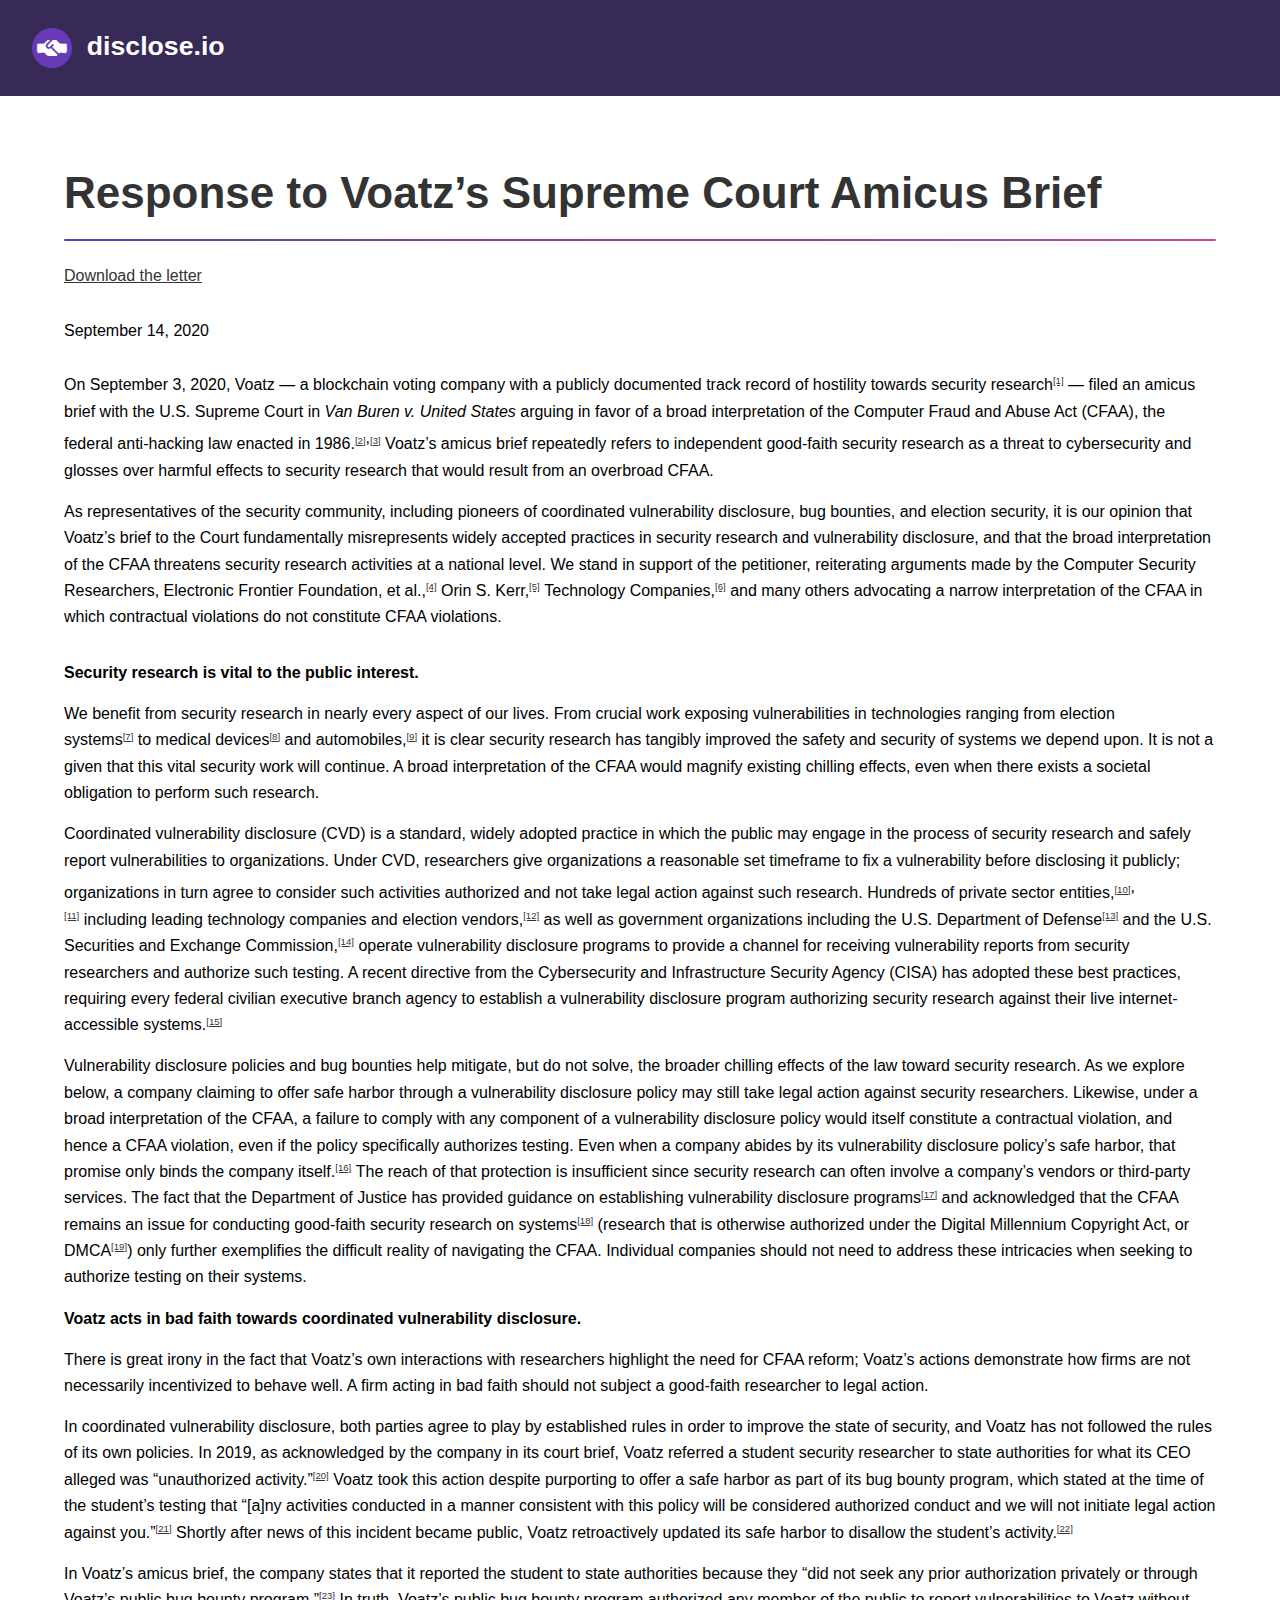
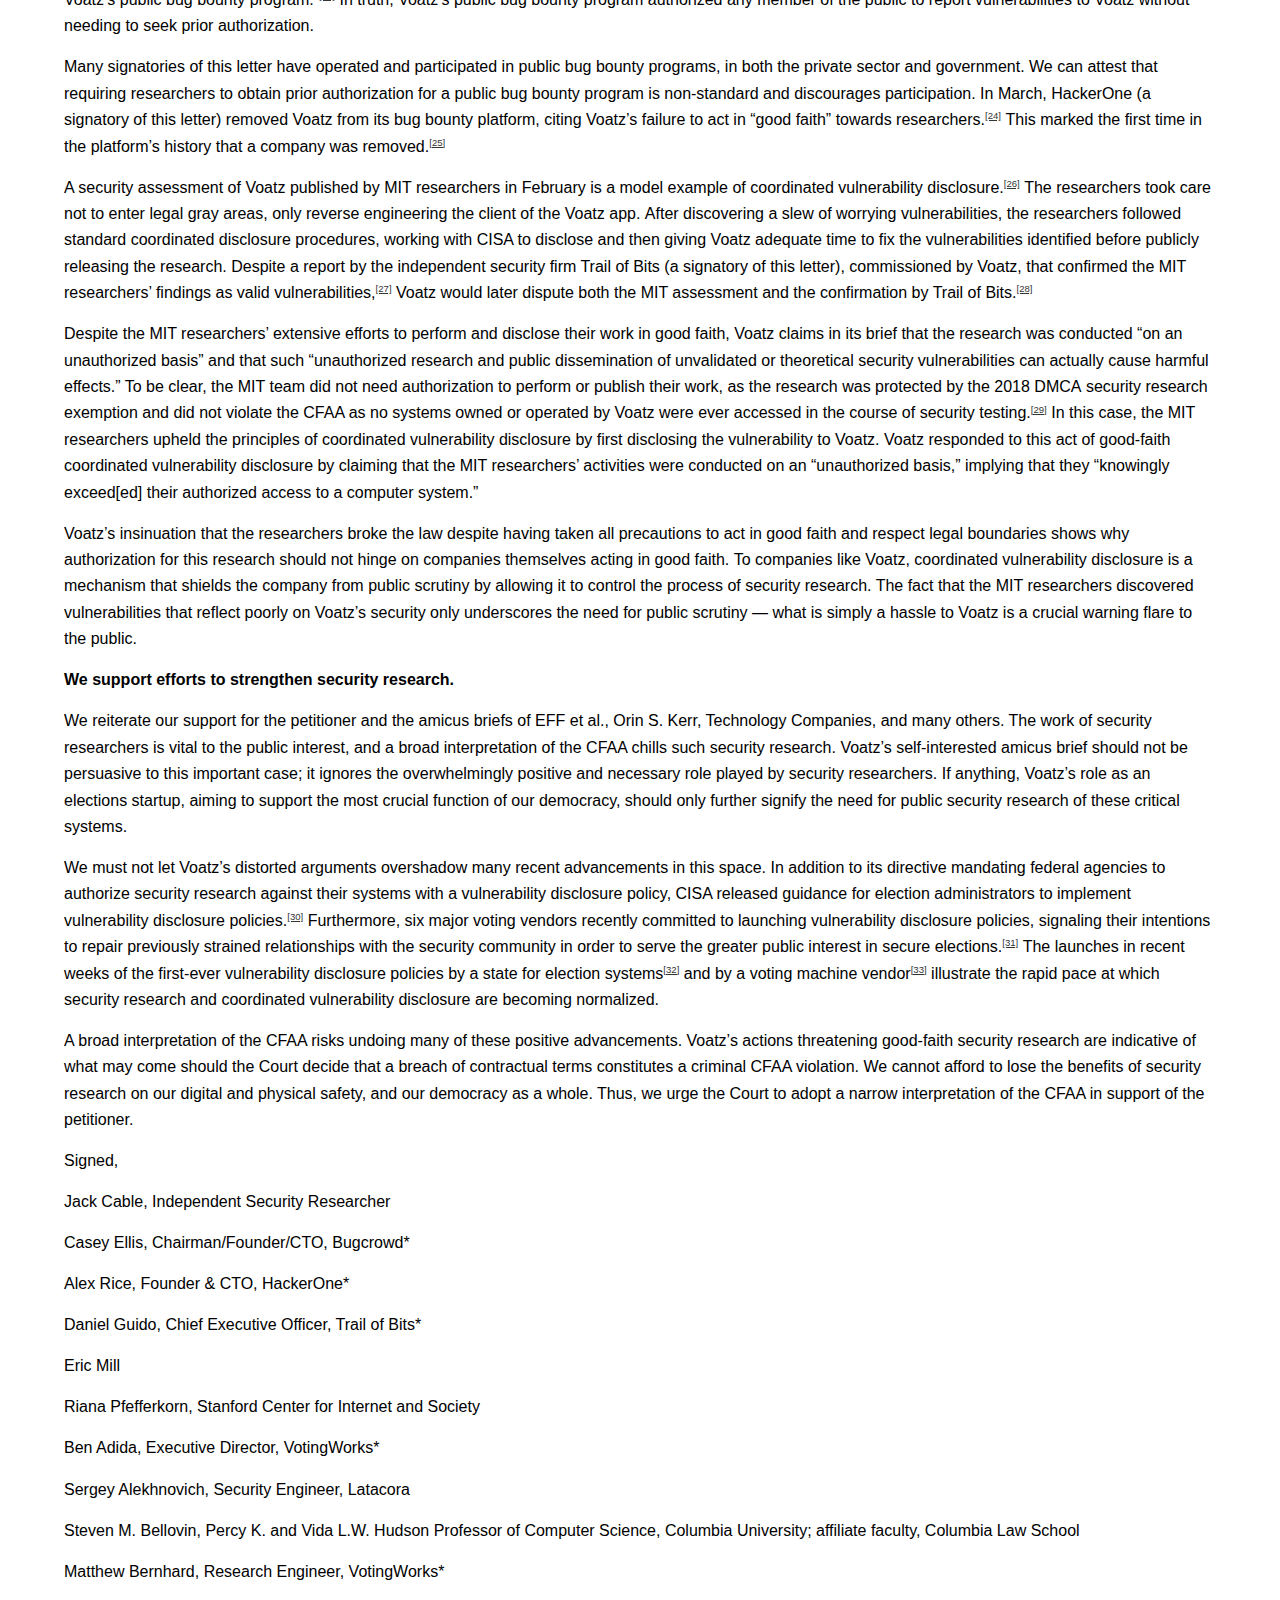
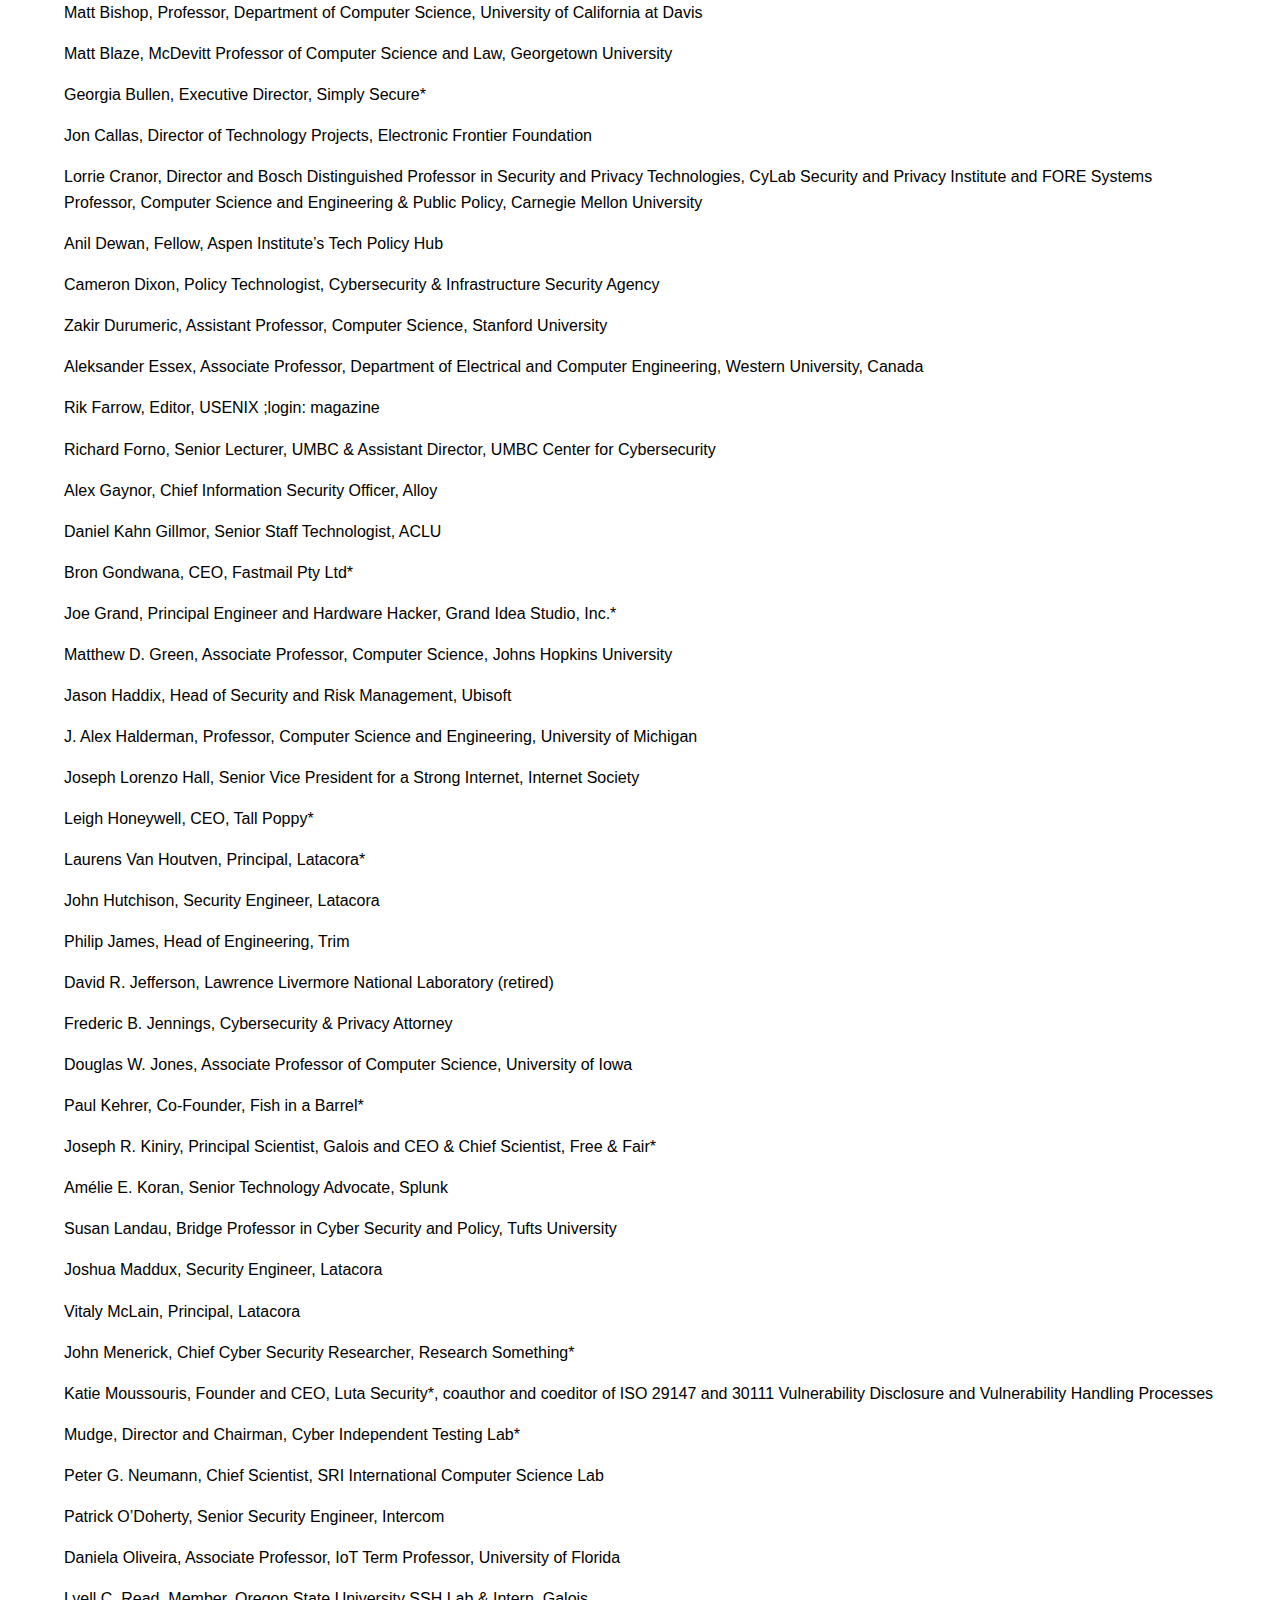
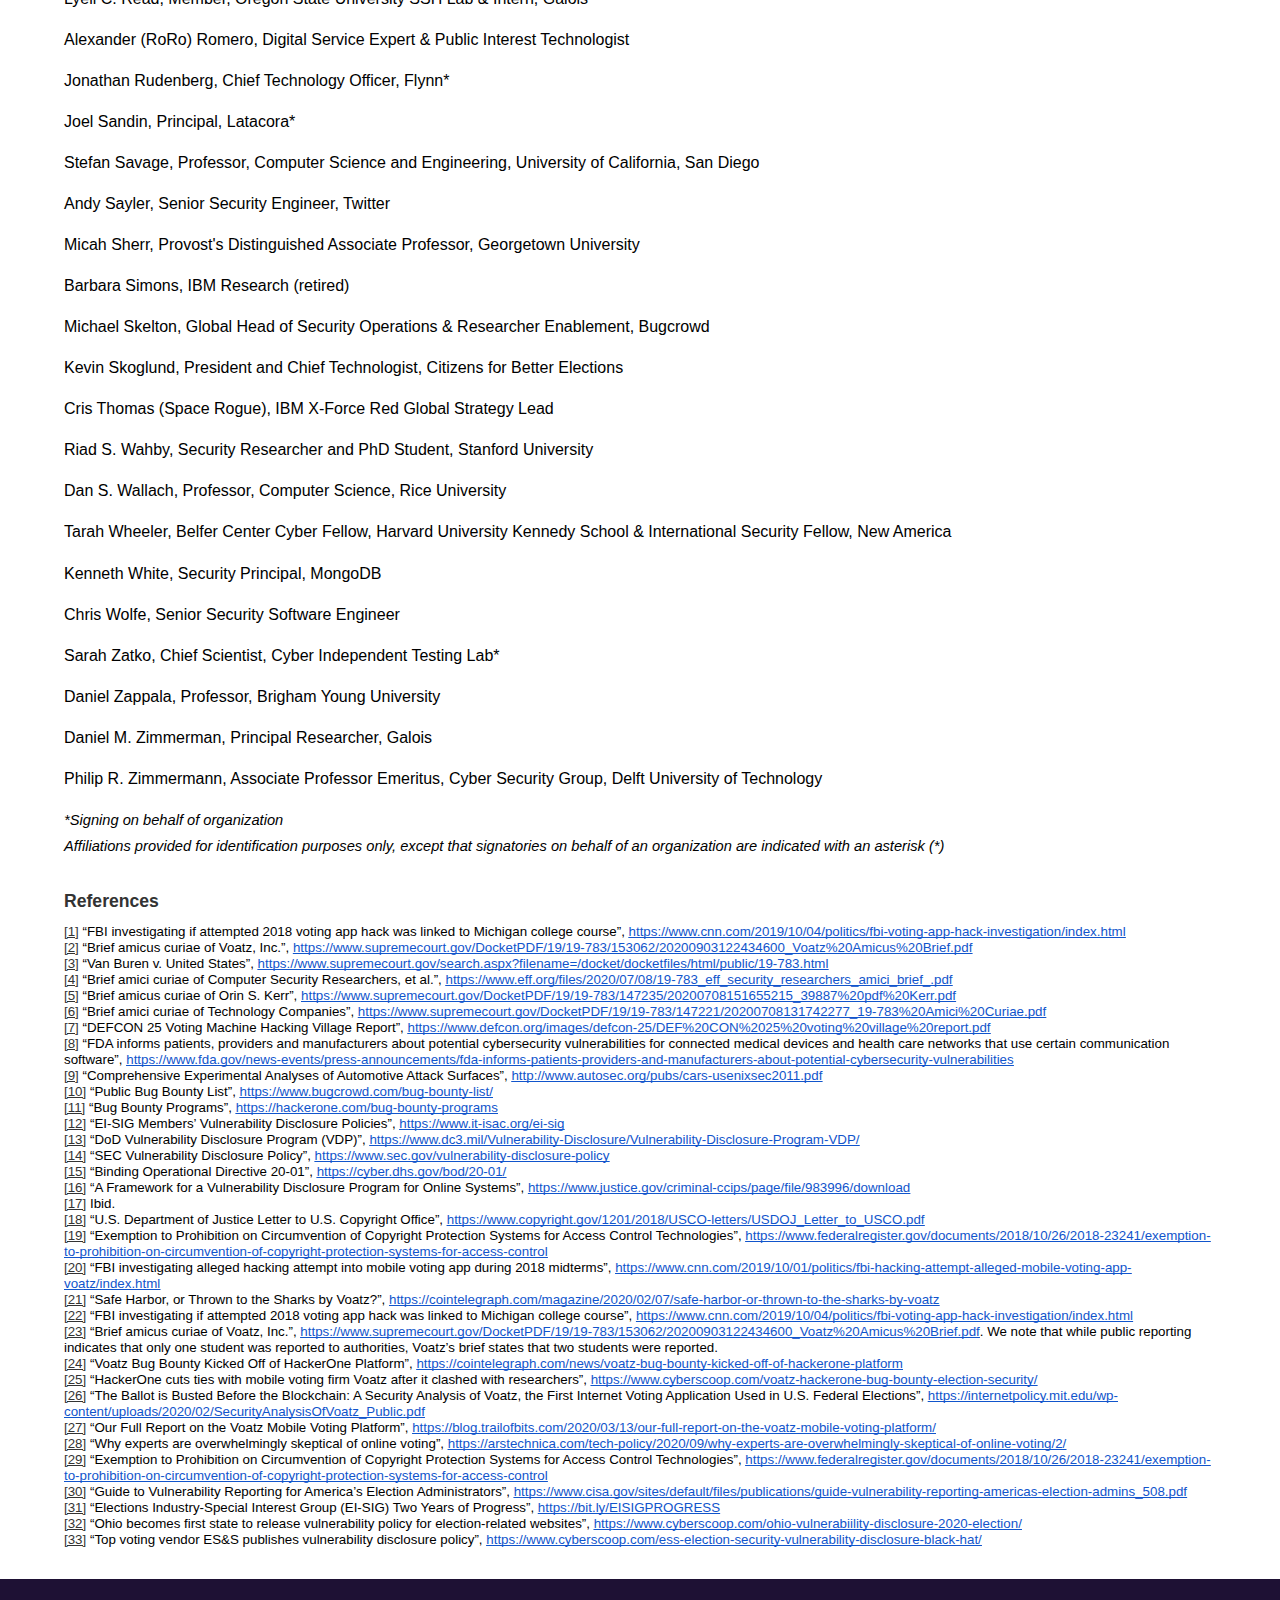
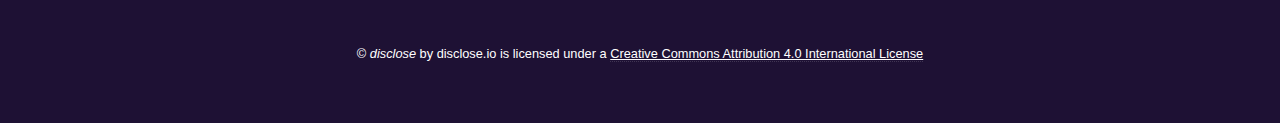
<file: docs/voatz-response-letter.html>
<!DOCTYPE HTML>
<html>
	<head>
		<title>Response to Voatz&rsquo;s Supreme Court Amicus Brief - disclose.io</title>
		<meta charset="utf-8" />
		<meta name="viewport" content="width=device-width, initial-scale=1, user-scalable=no" />
    <link rel="stylesheet" href="main.css" />
    <!-- Global site tag (gtag.js) - Google Analytics -->
    <script async src="https://www.googletagmanager.com/gtag/js?id=UA-143424917-1"></script>
    <script>
      window.dataLayer = window.dataLayer || [];
      function gtag(){dataLayer.push(arguments);}
      gtag('js', new Date());
      gtag('config', 'UA-143424917-1');
    </script>

    <meta property="og:title" content="Response to Voatz&rsquo;s Supreme Court Amicus Brief - disclose.io" />
    <meta property="og:locale" content="en_US" />
    <meta name="description" content="Letter from the security community in response to Voatz's Supreme Court Amicus Brief." />
    <meta property="og:description" content="Letter from the security community in response to Voatz's Supreme Court Amicus Brief." />
    <link rel="canonical" href="https://disclose.io/voatz-response-letter" />
    <meta property="og:url" content="https://disclose.io/voatz-response-letter" />
    <meta property="og:site_name" content="disclose.io" />
    <link rel="icon" href="favicon.png">
	</head>
	<body class="is-preload">

		<!-- Header -->
			<header id="header">
        <a href="index.html" class="title"><img src="logo.png" style="height:40px; vertical-align:middle" />&nbsp; disclose.io</a>
			</header>

		<!-- Wrapper -->
			<div id="wrapper">

				<!-- Main -->
					<section id="main" class="wrapper">
						<div class="inner">
              <h1 class="major">Response to Voatz&rsquo;s Supreme Court Amicus Brief</h1>
              <p class="c3"><a href="voatz-response-letter.pdf">Download the letter</a></p><br>
              <p class="c3"><span>September 14, 2020</span></p><br>
              <p class="c3"><span>On</span><span>&nbsp;September 3, 2020, Voatz &mdash; a blockchain voting company with a publicly </span><span>documented track record of </span><span>hostility</span><span>&nbsp;towards security research</span><sup><a href="#ftnt1" id="ftnt_ref1">[1]</a></sup><span>&nbsp;&mdash; filed an </span><span>amicus brief</span><span>&nbsp;with t</span><span>he U.S. Supreme Court in </span><span class="c10">Van Buren v. United States</span><span>&nbsp;arguing in favor of a broad interpretation of the </span><span>Computer Fraud and Abuse Act (CFAA)</span><span>, the federal anti-hacking law enacted in 1986</span><span>.</span><sup><a href="#ftnt2" id="ftnt_ref2">[2]</a></sup><span class="c16">,</span><sup><a href="#ftnt3" id="ftnt_ref3">[3]</a></sup><span>&nbsp;Voatz&rsquo;s amicus brief repeatedly refers to independent good-faith security research as a threat to cybersecurity</span><span>&nbsp;and glosses over </span><span class="c1">harmful effects to security research that would result from an overbroad CFAA.</span></p>
              <p class="c3 c5"><span class="c1"></span></p>
              <p class="c3"><span>As representatives of the security community, including pioneers of coordinated vulnerability disclosure, bug bounties, </span><span>and election security</span><span>, it is our opinion that Voatz&rsquo;s brief to the Court fundamentally misrepresents widely accepted practices in security research and vulnerability disclosure, and that the broad interpretation of the CFAA threatens security research activities at a national level. We stand in support of the </span><span>petitioner</span><span>, reiterating arguments </span><span>made by the </span><span>Computer Security Researchers, Electronic Frontier Foundation, et al.</span><span>,</span><sup><a href="#ftnt4" id="ftnt_ref4">[4]</a></sup><span>&nbsp;</span><span>Orin S. Kerr</span><span>,</span><sup><a href="#ftnt5" id="ftnt_ref5">[5]</a></sup><span>&nbsp;</span><span>Technology Companies</span><span>,</span><sup><a href="#ftnt6" id="ftnt_ref6">[6]</a></sup><span>&nbsp;and many others </span><span>advocating</span><span>&nbsp;a narrow interpretation of </span><span>the CFAA in which contractual violations do not constitute CFAA violations</span><span class="c1">.</span></p>
              <p class="c3 c5"><span class="c1"></span></p>
              <p class="c3 c5"><span class="c12"></span></p>
              <p class="c3"><b>Security research is vital to the public interest.</b></p>
              <p class="c3 c5"><span class="c12"></span></p>
              <p class="c3"><span>W</span><span>e</span><span>&nbsp;benefit from security research in nearly every aspect of our lives. From crucial work exposing vulnerabilities in technologies ranging from </span><span>election </span><span>systems</span><sup><a href="#ftnt7" id="ftnt_ref7">[7]</a></sup><span>&nbsp;to</span><span>&nbsp;</span><span>medical devices</span><sup><a href="#ftnt8" id="ftnt_ref8">[8]</a></sup><span>&nbsp;and automobiles,</span><sup><a href="#ftnt9" id="ftnt_ref9">[9]</a></sup><span>&nbsp;it is clear security research has tangibly improved the safety and security of systems we depend upon. It is not a given that this vital security work will continue. A broad interpretation of the CFAA would magnify existing chilling effects, even when there exists a societal obligation to perform such research.</span></p>
              <p class="c3 c5"><span class="c1"></span></p>
              <p class="c3"><span>Coordinated vulnerability disclosure (CVD) is a standard, widely adopted practice in which the public may engage in the process of security research and safely report vulnerabilities to organizations. Under CVD, researchers give organizations a </span><span>reasonable</span><span>&nbsp;set timeframe to fix a vulnerability before disclosing it publicly; organizations in turn agree to consider such activities authorized and not take legal action against such research. </span><span>Hundreds</span><span>&nbsp;</span><span>of</span><span>&nbsp;</span><span>private sector entities</span><span>,</span><sup><a href="#ftnt10" id="ftnt_ref10">[10]</a></sup><span class="c16">,</span><sup><a href="#ftnt11" id="ftnt_ref11">[11]</a></sup><span>&nbsp;including leading technology companies and </span><span>election vendors</span><span>,</span><sup><a href="#ftnt12" id="ftnt_ref12">[12]</a></sup><span>&nbsp;as well as government o</span><span>rganizations including the </span><span>U.S. Department of Defense</span><sup><a href="#ftnt13" id="ftnt_ref13">[13]</a></sup><span>&nbsp;and the </span><span>U.S. Securities and Exchange Commission</span><span>,</span><sup><a href="#ftnt14" id="ftnt_ref14">[14]</a></sup><span>&nbsp;operate vulnerability disclosure programs to provide a channel for receiving vulnerability reports from security researchers and authorize such testing. </span><span>A recent directive from the Cybersecurity and Infrastructure Security Agency (CISA)</span><span>&nbsp;has adopted these best practices, requiring every federal civilian executive branch agency to establish a vulnerability disclosure program authorizing security research against their</span><span>&nbsp;live internet-accessible systems.</span><sup><a href="#ftnt15" id="ftnt_ref15">[15]</a></sup></p>
              <p class="c3 c5"><span class="c1"></span></p>
              <p class="c3"><span>Vulnerability disclosure policies and bug bounties help mitigate, but do not solve, the broader chilling effects of the law toward security research. As we explore below, a company claiming to offer safe harbor through a vulnerability disclosure policy may still take legal action against security researchers. </span><span>Likewise</span><span>, under a broad interpretation of the CFAA, a failure to comply with any component of a vulnerability disclosure policy would itself constitute a contractual violation, and hence a CFAA violation, even if the policy specifically authorizes testing. Even when a company abides by its vulnerability disclosure policy&rsquo;s safe harbor, that promise only binds the company itself.</span><sup><a href="#ftnt16" id="ftnt_ref16">[16]</a></sup><span>&nbsp;The reach of that protection is insufficient since security research can often involve a company&rsquo;s vendors or third-party services. The fact that the Department of Justice has provided </span><span>guidance on establishing vulnerability disclosure programs</span><sup><a href="#ftnt17" id="ftnt_ref17">[17]</a></sup><span>&nbsp;and acknowledged that the CFAA remains an issue for conducting good-faith security research on systems</span><sup><a href="#ftnt18" id="ftnt_ref18">[18]</a></sup><span>&nbsp;(research that is otherwise authorized under the </span><span>Digital Millennium Copyright Act, o</span><span>r </span><span>DMCA</span><sup><a href="#ftnt19" id="ftnt_ref19">[19]</a></sup><span>) only further exemplifies the difficult reality of navigating the CFAA. Individual companies should not need to address these intricacies when seeking to authorize testing on their systems.</span></p>
              <p class="c3 c5"><span class="c1"></span></p>
              <p class="c3"><span class="c13">Voatz acts in bad faith </span><span class="c13">towards </span><span class="c13">coordinated</span><span class="c13">&nbsp;vulnerability </span><span class="c13">disclosure</span><span class="c13">. </span></p>
              <p class="c3 c5"><span class="c1"></span></p>
              <p class="c3"><span class="c1">There is great irony in the fact that Voatz&rsquo;s own interactions with researchers highlight the need for CFAA reform; Voatz&rsquo;s actions demonstrate how firms are not necessarily incentivized to behave well. A firm acting in bad faith should not subject a good-faith researcher to legal action.</span></p>
              <p class="c3 c5"><span class="c1"></span></p>
              <p class="c3"><span>In coordinated vulnerability disclosure, both parties agree to play by established rules in order to improve the state of security, and Voatz has not followed the rules of its own policies. In 2019, as acknowledged by the company in its court brief, Voatz </span><span>referred a student security researcher to state authorities</span><span>&nbsp;for what its CEO alleged was</span><span>&nbsp;</span><span>&ldquo;unauthorized activity</span><span>.&rdquo;</span><sup><a href="#ftnt20" id="ftnt_ref20">[20]</a></sup><span>&nbsp;Voatz took this action despite purporting to </span><span>offer a safe harbor as part of its bug bounty program</span><span>, which stated at the time of the student&rsquo;s testing </span><span>that</span><span>&nbsp;&ldquo;[a]ny activities conducted in a manner consistent with this policy will be considered authorized conduct and we will not initiate legal action against you.&rdquo;</span><sup><a href="#ftnt21" id="ftnt_ref21">[21]</a></sup><span>&nbsp;Shortly after news of this incident became public, Voatz </span><span>retroactively</span><span>&nbsp;updated its safe harbor</span><span>&nbsp;to disallow the student&rsquo;s activity.</span><sup><a href="#ftnt22" id="ftnt_ref22">[22]</a></sup></p>
              <p class="c3 c5"><span class="c1"></span></p>
              <p class="c3"><span>In </span><span>Voatz&rsquo;s amicus brief</span><span>, the company states that it reported the </span><span>student</span><span>&nbsp;to state authorities because they &ldquo;did not seek any prior authorization privately or through Voatz&rsquo;s public bug bounty </span><span>program</span><span>.&rdquo;</span><sup><a href="#ftnt23" id="ftnt_ref23">[23]</a></sup><span>&nbsp;In truth, </span><span>Voatz</span><span class="c1">&rsquo;s public bug bounty program authorized any member of the public to report vulnerabilities to Voatz without needing to seek prior authorization.</span></p>
              <p class="c3 c5"><span class="c1"></span></p>
              <p class="c3"><span>Many signatories of this letter have </span><span>operated</span><span>&nbsp;and participated in public bug bounty programs, in both the private sector and government. We can attest that requiring researchers to obtain prior authorization for a public bug bounty program is </span><span>non-standard and</span><span>&nbsp;discourages participation. In March, </span><span>HackerOne</span><span>&nbsp;(a signatory of this letter) </span><span>removed Voatz from its bug bounty platform</span><span>, citing Voatz&rsquo;s failure to act in &ldquo;good faith&rdquo; towards researchers.</span><sup><a href="#ftnt24" id="ftnt_ref24">[24]</a></sup><span>&nbsp;This marked the </span><span>first time in the platform&rsquo;s history</span><span>&nbsp;that a company was removed.</span><sup><a href="#ftnt25" id="ftnt_ref25">[25]</a></sup></p>
              <p class="c3 c5"><span class="c1"></span></p>
              <p class="c3"><span>A </span><span>security assessment of Voatz published by MIT researchers</span><span>&nbsp;in February is a model example of coordinated vulnerability disclosure.</span><sup><a href="#ftnt26" id="ftnt_ref26">[26]</a></sup><span>&nbsp;The r</span><span>esearchers took care not to enter legal gray areas, </span><span>only </span><span>reverse</span><span>&nbsp;engineering the client of the Voatz app.</span><span>&nbsp;After discovering a slew of worrying vulnerabilities, the researchers followed standard coordinated disclosure procedures, working with CISA to disclose and then </span><span>giving</span><span>&nbsp;Voatz adequate time to fix the vulnerabilities identified before publicly releasing the research. Despite a </span><span>report by the independent security firm Trail of Bits (a signatory of this letter), </span><span>commissioned by Voatz, that confirmed </span><span>the MIT researchers&rsquo; findings as valid vulnerabilities,</span><sup><a href="#ftnt27" id="ftnt_ref27">[27]</a></sup><span>&nbsp;</span><span>Voatz would later dispute</span><span>&nbsp;both the MIT assessment and the confirmation by Trail of </span><span>Bits</span><span>.</span><sup><a href="#ftnt28" id="ftnt_ref28">[28]</a></sup></p>
              <p class="c3 c5"><span class="c1"></span></p>
              <p class="c3"><span>Despite the MIT researchers&rsquo; extensive efforts to perform and disclose their work in </span><span>good faith</span><span>, Voatz claims in its brief that the research was conducted &ldquo;on an unauthorized basis&rdquo; and that such &ldquo;unauthorized research and public dissemination of unvalidated or theoretical security vulnerabilities can actually cause harmful effects.&rdquo; To be clear, the MIT team did not need authorization to </span><span>perform</span><span>&nbsp;or publish their work, as the research was protected by the </span><span>2018 DMCA</span><span>&nbsp;security research exemption</span><span>&nbsp;and did not violate the CFAA as no systems owned or operated by Voatz were ever accessed</span><span>&nbsp;in</span><span>&nbsp;the course of security testing.</span><sup><a href="#ftnt29" id="ftnt_ref29">[29]</a></sup><span>&nbsp;In this case, the MIT researchers upheld the principles of coordinated vulnerability disclosure by first disclosing the vulnerability to Voatz. </span><span>Voatz responded to this act of good-faith coordinated vulnerability disclosure by claiming that the MIT researchers&rsquo; activities were conducted on an &ldquo;unauthorized basis,&rdquo; implying that they &ldquo;knowingly </span><span>exceed</span><span>[ed] their authorized access to a computer system.&rdquo;</span></p>
              <p class="c3 c5"><span class="c1"></span></p>
              <p class="c3"><span>Voatz&rsquo;s insinuation that the researchers broke the law despite having taken all precautions to act in good faith and respect legal boundaries shows why authorization for this research should not hinge on companies themselves acting in good faith.</span><span>&nbsp;To companies</span><span>&nbsp;like Voatz, coordinated vulnerability disclosure is a mechanism that shields the company from public scrutiny by allowing it to control the process of security research. The fact that the MIT researchers discovered vulnerabilities that reflect poorly on Voatz&rsquo;s security only underscores the need for public scrutiny &mdash; what is simply a hassle to Voatz is a crucial warning flare to </span><span>the public.</span><span class="c1">&nbsp;</span></p>
              <p class="c3 c5"><span class="c1"></span></p>
              <p class="c3"><span class="c13">We support efforts to strengthen security research.</span></p>
              <p class="c3 c5"><span class="c1"></span></p>
              <p class="c3"><span>We </span><span>reiterate</span><span>&nbsp;our support for the petitioner and the amicus briefs of EFF et al., Orin S. Kerr, Technology Companies, and many others. The work of security researchers is vital to the public interest, and a broad interpretation of the CFAA chills such security research. Voatz&rsquo;s self-interested amicus brief should not be persuasive to this important case; it ignores the overwhelmingly positive and necessary role played by security researchers.</span><span>&nbsp;</span><span>If anything, Voatz&rsquo;s role as an elections startup, aiming to support the most crucial function of our democracy, should only further signify the need for public security research of these critical systems. </span></p>
              <p class="c3 c5"><span class="c1"></span></p>
              <p class="c3"><span>We must not let Voatz&rsquo;s distorted </span><span>arguments </span><span>overshadow many recent advancements in this space. In addition to its directive mandating federal agencies to authorize security research against their systems with a vulnerability disclosure policy, CISA released </span><span>guidance for election administrators</span><span>&nbsp;to implement vulnerability disclosure policies.</span><sup><a href="#ftnt30" id="ftnt_ref30">[30]</a></sup><span>&nbsp;Furthermore, six major voting vendors recently </span><span>committed to launching vulnerability disclosure policies</span><span>, signaling their intentions t</span><span>o repair previously strained </span><span>relationships</span><span>&nbsp;with the security community in order to serve the greater public interest in secure elections.</span><sup><a href="#ftnt31" id="ftnt_ref31">[31]</a></sup><span>&nbsp;The launches in recent weeks of the first-ever vulnerability disclosure policies </span><span>by a state for election systems</span><sup><a href="#ftnt32" id="ftnt_ref32">[32]</a></sup><span>&nbsp;and by a </span><span>voting machine vendor</span><sup><a href="#ftnt33" id="ftnt_ref33">[33]</a></sup><span class="c1">&nbsp;illustrate the rapid pace at which security research and coordinated vulnerability disclosure are becoming normalized.</span></p>
              <p class="c3 c5"><span class="c1"></span></p>
              <p class="c3"><span>A broad interpretation of the CFAA risks undoing many of these positive advancements. Voatz&rsquo;s actions threatening good-faith security research are indicative of what may come should the Court decide that a breach of contractual terms constitutes a criminal CFAA violation. We cannot afford to lose the benefits of security research on our digital and physical safety, and our democracy as a whole. Thus, we urge the Court to adopt a narrow interpretation of the CFAA in support of the petitioner.</span></p>
              <p class="c3 c5"><span class="c1"></span></p>
              <p class="c3"><span class="c1">Signed,</span></p>
              <p class="c3 c5"><span class="c1"></span></p>
              <p class="c3"><span class="c1">Jack Cable, Independent Security Researcher</span></p>
              <p class="c3 c5"><span class="c1"></span></p>
              <p class="c3"><span class="c1">Casey Ellis, Chairman/Founder/CTO, Bugcrowd* </span></p>
              <p class="c3 c5"><span class="c1"></span></p>
              <p class="c3"><span class="c1">Alex Rice, Founder &amp; CTO, HackerOne*</span></p>
              <p class="c3 c5"><span class="c1"></span></p>
              <p class="c3"><span>Daniel Guido, Chief Executive Officer, Trail of Bits*</span></p>
              <p class="c3 c5"><span class="c1"></span></p>
              <p class="c3"><span class="c1">Eric Mill</span></p>
              <p class="c3 c5"><span class="c1"></span></p>
              <p class="c3"><span class="c1">Riana Pfefferkorn, Stanford Center for Internet and Society</span></p>
              <p class="c3 c5"><span class="c1"></span></p>
              <p class="c3"><span class="c1">Ben Adida, Executive Director, VotingWorks*</span></p>
              <p class="c3 c5"><span class="c1"></span></p>
              <p class="c3"><span class="c1">Sergey Alekhnovich, Security Engineer, Latacora</span></p>
              <p class="c3 c5"><span class="c1"></span></p>
              <p class="c3"><span class="c1">Steven M. Bellovin, Percy K. and Vida L.W. Hudson Professor of Computer Science, Columbia University; affiliate faculty, Columbia Law School</span></p>
              <p class="c3 c5"><span class="c1"></span></p>
              <p class="c3"><span class="c1">Matthew Bernhard, Research Engineer, VotingWorks*</span></p>
              <p class="c3 c5"><span class="c1"></span></p>
              <p class="c3"><span class="c1">Matt Bishop, Professor, Department of Computer Science, University of California at Davis</span></p>
              <p class="c3 c5"><span class="c1"></span></p>
              <p class="c3"><span class="c1">Matt Blaze, McDevitt Professor of Computer Science and Law, Georgetown University</span></p>
              <p class="c3 c5"><span class="c1"></span></p>
              <p class="c3"><span class="c1">Georgia Bullen, Executive Director, Simply Secure*</span></p>
              <p class="c3 c5"><span class="c1"></span></p>
              <p class="c3"><span class="c1">Jon Callas, Director of Technology Projects, Electronic Frontier Foundation</span></p>
              <p class="c3 c5"><span class="c1"></span></p>
              <p class="c3"><span class="c1">Lorrie Cranor, Director and Bosch Distinguished Professor in Security and Privacy Technologies, CyLab Security and Privacy Institute and FORE Systems Professor, Computer Science and Engineering &amp; Public Policy, Carnegie Mellon University</span></p>
              <p class="c3 c5"><span class="c1"></span></p>
              <p class="c3"><span class="c1">Anil Dewan, Fellow, Aspen Institute&rsquo;s Tech Policy Hub</span></p>
              <p class="c3 c5"><span class="c1"></span></p>
              <p class="c3"><span class="c1">Cameron Dixon, Policy Technologist, Cybersecurity &amp; Infrastructure Security Agency</span></p>
              <p class="c3 c5"><span class="c1"></span></p>
              <p class="c3"><span class="c1">Zakir Durumeric, Assistant Professor, Computer Science, Stanford University</span></p>
              <p class="c3 c5"><span class="c1"></span></p>
              <p class="c3"><span class="c1">Aleksander Essex, Associate Professor, Department of Electrical and Computer Engineering, Western University, Canada</span></p>
              <p class="c3 c5"><span class="c1"></span></p>
              <p class="c3"><span class="c1">Rik Farrow, Editor, USENIX ;login: magazine</span></p>
              <p class="c3 c5"><span class="c1"></span></p>
              <p class="c3"><span class="c1">Richard Forno, Senior Lecturer, UMBC &amp; Assistant Director, UMBC Center for Cybersecurity</span></p>
              <p class="c3 c5"><span class="c1"></span></p>
              <p class="c3"><span class="c1">Alex Gaynor, Chief Information Security Officer, Alloy</span></p>
              <p class="c3 c5"><span class="c1"></span></p>
              <p class="c3"><span class="c1">Daniel Kahn Gillmor, Senior Staff Technologist, ACLU</span></p>
              <p class="c3 c5"><span class="c1"></span></p>
              <p class="c3"><span class="c1">Bron Gondwana, CEO, Fastmail Pty Ltd*</span></p>
              <p class="c3 c5"><span class="c1"></span></p>
              <p class="c3"><span class="c1">Joe Grand, Principal Engineer and Hardware Hacker, Grand Idea Studio, Inc.*</span></p>
              <p class="c3 c5"><span class="c1"></span></p>
              <p class="c3"><span class="c1">Matthew D. Green, Associate Professor, Computer Science, Johns Hopkins University</span></p>
              <p class="c3 c5"><span class="c1"></span></p>
              <p class="c3"><span class="c1">Jason Haddix, Head of Security and Risk Management, Ubisoft</span></p>
              <p class="c3 c5"><span class="c1"></span></p>
              <p class="c3"><span class="c1">J. Alex Halderman, Professor, Computer Science and Engineering, University of Michigan</span></p>
              <p class="c3 c5"><span class="c1"></span></p>
              <p class="c3"><span class="c1">Joseph Lorenzo Hall, Senior Vice President for a Strong Internet, Internet Society</span></p>
              <p class="c3 c5"><span class="c1"></span></p>
              <p class="c3"><span class="c1">Leigh Honeywell, CEO, Tall Poppy*</span></p>
              <p class="c3 c5"><span class="c1"></span></p>
              <p class="c3"><span class="c1">Laurens Van Houtven, Principal, Latacora*</span></p>
              <p class="c3 c5"><span class="c1"></span></p>
              <p class="c3"><span class="c1">John Hutchison, Security Engineer, Latacora</span></p>
              <p class="c3 c5"><span class="c1"></span></p>
              <p class="c3"><span class="c1">Philip James, Head of Engineering, Trim</span></p>
              <p class="c3 c5"><span class="c1"></span></p>
              <p class="c3"><span class="c1">David R. Jefferson, Lawrence Livermore National Laboratory (retired)</span></p>
              <p class="c3 c5"><span class="c1"></span></p>
              <p class="c3"><span class="c1">Frederic B. Jennings, Cybersecurity &amp; Privacy Attorney</span></p>
              <p class="c3 c5"><span class="c1"></span></p>
              <p class="c3"><span class="c1">Douglas W. Jones, Associate Professor of Computer Science, University of Iowa</span></p>
              <p class="c3 c5"><span class="c1"></span></p>
              <p class="c3"><span class="c1">Paul Kehrer, Co-Founder, Fish in a Barrel*</span></p>
              <p class="c3 c5"><span class="c1"></span></p>
              <p class="c3"><span class="c1">Joseph R. Kiniry, Principal Scientist, Galois and CEO &amp; Chief Scientist, Free &amp; Fair*</span></p>
              <p class="c3 c5"><span class="c1"></span></p>
              <p class="c3"><span class="c1">Am&eacute;lie E. Koran, Senior Technology Advocate, Splunk</span></p>
              <p class="c3 c5"><span class="c1"></span></p>
              <p class="c3"><span class="c1">Susan Landau, Bridge Professor in Cyber Security and Policy, Tufts University</span></p>
              <p class="c3 c5"><span class="c1"></span></p>
              <p class="c3"><span class="c1">Joshua Maddux, Security Engineer, Latacora</span></p>
              <p class="c3 c5"><span class="c1"></span></p>
              <p class="c3"><span class="c1">Vitaly McLain, Principal, Latacora</span></p>
              <p class="c3 c5"><span class="c1"></span></p>
              <p class="c3"><span class="c1">John Menerick, Chief Cyber Security Researcher, Research Something*</span></p>
              <p class="c3 c5"><span class="c1"></span></p>
              <p class="c3 c5" style="height:100%"><span class="c1"></span>Katie Moussouris, Founder and CEO, Luta Security*, coauthor and </span><span>coeditor</span><span class="c1">&nbsp;of ISO 29147 and 30111 Vulnerability Disclosure and Vulnerability Handling Processes</span></p>
              <p class="c3 c5"><span class="c1"></span></p>
              <p class="c3"><span class="c1">Mudge, Director and Chairman, Cyber Independent Testing Lab*</span></p>
              <p class="c3 c5"><span class="c1"></span></p>
              <p class="c3"><span class="c1">Peter G. Neumann, Chief Scientist, SRI International Computer Science Lab</span></p>
              <p class="c3 c5"><span class="c1"></span></p>
              <p class="c3"><span class="c1">Patrick O&rsquo;Doherty, Senior Security Engineer, Intercom</span></p>
              <p class="c3 c5"><span class="c1"></span></p>
              <p class="c3"><span class="c1">Daniela Oliveira, Associate Professor, IoT Term Professor, University of Florida</span></p>
              <p class="c3 c5"><span class="c1"></span></p>
              <p class="c3"><span class="c1">Lyell C. Read, Member, Oregon State University SSH Lab &amp; Intern, Galois</span></p>
              <p class="c3 c5"><span class="c1"></span></p>
              <p class="c3"><span class="c1">Alexander (RoRo) Romero, Digital Service Expert &amp; Public Interest Technologist </span></p>
              <p class="c3 c5"><span class="c1"></span></p>
              <p class="c3"><span class="c1">Jonathan Rudenberg, Chief Technology Officer, Flynn*</span></p>
              <p class="c3 c5"><span class="c1"></span></p>
              <p class="c3"><span class="c1">Joel Sandin, Principal, Latacora*</span></p>
              <p class="c3 c5"><span class="c1"></span></p>
              <p class="c3"><span class="c1">Stefan Savage, Professor, Computer Science and Engineering, University of California, San Diego</span></p>
              <p class="c3 c5"><span class="c1"></span></p>
              <p class="c3"><span class="c1">Andy Sayler, Senior Security Engineer, Twitter</span></p>
              <p class="c3 c5"><span class="c1"></span></p>
              <p class="c3"><span class="c1">Micah Sherr, Provost&#39;s Distinguished Associate Professor, Georgetown University</span></p>
              <p class="c3 c5"><span class="c1"></span></p>
              <p class="c3"><span class="c1">Barbara Simons, IBM Research (retired)</span></p>
              <p class="c3 c5"><span class="c1"></span></p>
              <p class="c3"><span class="c1">Michael Skelton, Global Head of Security Operations &amp; Researcher Enablement, Bugcrowd</span></p>
              <p class="c3 c5"><span class="c1"></span></p>
              <p class="c3"><span class="c1">Kevin Skoglund, President and Chief Technologist, Citizens for Better Elections</span></p>
              <p class="c3 c5"><span class="c1"></span></p>
              <p class="c3"><span class="c1">Cris Thomas (Space Rogue), IBM X-Force Red Global Strategy Lead</span></p>
              <p class="c3 c5"><span class="c1"></span></p>
              <p class="c3"><span class="c1">Riad S. Wahby, Security Researcher and PhD Student, Stanford University</span></p>
              <p class="c3 c5"><span class="c1"></span></p>
              <p class="c3"><span class="c1">Dan S. Wallach, Professor, Computer Science, Rice University</span></p>
              <p class="c3 c5"><span class="c1"></span></p>
              <p class="c3"><span class="c1">Tarah Wheeler, Belfer Center Cyber Fellow, Harvard University Kennedy School &amp; International Security Fellow, New America</span></p>
              <p class="c3 c5"><span class="c1"></span></p>
              <p class="c3"><span class="c1">Kenneth White, Security Principal, MongoDB</span></p>
              <p class="c3 c5"><span class="c1"></span></p>
              <p class="c3"><span class="c1">Chris Wolfe, Senior Security Software Engineer</span></p>
              <p class="c3 c5"><span class="c1"></span></p>
              <p class="c3"><span class="c1">Sarah Zatko, Chief Scientist, Cyber Independent Testing Lab*</span></p>
              <p class="c3 c5"><span class="c1"></span></p>
              <p class="c3"><span class="c1">Daniel Zappala, Professor, Brigham Young University</span></p>
              <p class="c3 c5"><span class="c1"></span></p>
              <p class="c3"><span class="c1">Daniel M. Zimmerman, Principal Researcher, Galois</span></p>
              <p class="c3 c5"><span class="c1"></span></p>
              <p class="c3"><span class="c1">Philip R. Zimmermann, Associate Professor Emeritus, Cyber Security Group, Delft University of Technology</span></p>
              <p class="c3 c5"><span class="c1"></span></p>
              <p class="c3"><span class="c10 c11">*Signing on behalf of organization</span></p>
              <p class="c3"><span class="c10 c11">Affiliations provided for identification purposes only, except that signatories on behalf of an organization are indicated with an asterisk (*)</span></p>

              
              <br>
              <h3>References</h3>
              <div>
                <p class="c2"><a href="#ftnt_ref1" id="ftnt1">[1]</a><span class="c0">&nbsp;&ldquo;FBI investigating if attempted 2018 voting app hack was linked to Michigan college course&rdquo;, </span><span class="c4 c0"><a class="c7" target="_blank" rel="noopener" href="https://www.cnn.com/2019/10/04/politics/fbi-voting-app-hack-investigation/index.html">https://www.cnn.com/2019/10/04/politics/fbi-voting-app-hack-investigation/index.html</a></span><span class="c6 c0">&nbsp;</span></p>
              </div>
              <div>
                <p class="c2"><a href="#ftnt_ref2" id="ftnt2">[2]</a><span class="c0">&nbsp;&ldquo;Brief amicus curiae of Voatz, Inc.&rdquo;, </span><span class="c4 c0"><a class="c7" target="_blank" rel="noopener" href="https://www.supremecourt.gov/DocketPDF/19/19-783/153062/20200903122434600_Voatz%2520Amicus%2520Brief.pdf">https://www.supremecourt.gov/DocketPDF/19/19-783/153062/20200903122434600_Voatz%20Amicus%20Brief.pdf</a></span><span class="c6 c0">&nbsp;</span></p>
              </div>
              <div>
                <p class="c2"><a href="#ftnt_ref3" id="ftnt3">[3]</a><span class="c0">&nbsp;&ldquo;Van Buren v. United States&rdquo;, </span><span class="c4 c0"><a class="c7" target="_blank" rel="noopener" href="https://www.supremecourt.gov/search.aspx?filename%3D/docket/docketfiles/html/public/19-783.html">https://www.supremecourt.gov/search.aspx?filename=/docket/docketfiles/html/public/19-783.html</a></span><span class="c6 c0">&nbsp;</span></p>
              </div>
              <div>
                <p class="c2"><a href="#ftnt_ref4" id="ftnt4">[4]</a><span class="c0">&nbsp;&ldquo;Brief amici curiae of Computer Security Researchers, et al.&rdquo;, </span><span class="c4 c0"><a class="c7" target="_blank" rel="noopener" href="https://www.eff.org/files/2020/07/08/19-783_eff_security_researchers_amici_brief_.pdf">https://www.eff.org/files/2020/07/08/19-783_eff_security_researchers_amici_brief_.pdf</a></span><span class="c6 c0">&nbsp;</span></p>
              </div>
              <div>
                <p class="c2"><a href="#ftnt_ref5" id="ftnt5">[5]</a><span class="c0">&nbsp;&ldquo;Brief amicus curiae of Orin S. Kerr&rdquo;, </span><span class="c4 c0"><a class="c7" target="_blank" rel="noopener" href="https://www.supremecourt.gov/DocketPDF/19/19-783/147235/20200708151655215_39887%2520pdf%2520Kerr.pdf">https://www.supremecourt.gov/DocketPDF/19/19-783/147235/20200708151655215_39887%20pdf%20Kerr.pdf</a></span><span class="c6 c0">&nbsp;</span></p>
              </div>
              <div>
                <p class="c2"><a href="#ftnt_ref6" id="ftnt6">[6]</a><span class="c0">&nbsp;&ldquo;Brief amici curiae of Technology Companies&rdquo;, </span><span class="c4 c0"><a class="c7" target="_blank" rel="noopener" href="https://www.supremecourt.gov/DocketPDF/19/19-783/147221/20200708131742277_19-783%2520Amici%2520Curiae.pdf">https://www.supremecourt.gov/DocketPDF/19/19-783/147221/20200708131742277_19-783%20Amici%20Curiae.pdf</a></span><span class="c6 c0">&nbsp;</span></p>
              </div>
              <div>
                <p class="c2"><a href="#ftnt_ref7" id="ftnt7">[7]</a><span class="c0">&nbsp;&ldquo;DEFCON 25 Voting Machine Hacking Village Report&rdquo;, </span><span class="c4 c0"><a class="c7" target="_blank" rel="noopener" href="https://www.defcon.org/images/defcon-25/DEF%2520CON%252025%2520voting%2520village%2520report.pdf">https://www.defcon.org/images/defcon-25/DEF%20CON%2025%20voting%20village%20report.pdf</a></span></p>
              </div>
              <div>
                <p class="c2"><a href="#ftnt_ref8" id="ftnt8">[8]</a><span class="c0">&nbsp;&ldquo;FDA informs patients, providers and manufacturers about potential cybersecurity vulnerabilities for connected medical devices and health care networks that use certain communication software&rdquo;, </span><span class="c4 c0"><a class="c7" target="_blank" rel="noopener" href="https://www.fda.gov/news-events/press-announcements/fda-informs-patients-providers-and-manufacturers-about-potential-cybersecurity-vulnerabilities">https://www.fda.gov/news-events/press-announcements/fda-informs-patients-providers-and-manufacturers-about-potential-cybersecurity-vulnerabilities</a></span><span class="c6 c0">&nbsp;</span></p>
              </div>
              <div>
                <p class="c2"><a href="#ftnt_ref9" id="ftnt9">[9]</a><span class="c0">&nbsp;&ldquo;Comprehensive Experimental Analyses of Automotive Attack Surfaces&rdquo;, </span><span class="c4 c0"><a class="c7" target="_blank" rel="noopener" href="http://www.autosec.org/pubs/cars-usenixsec2011.pdf">http://www.autosec.org/pubs/cars-usenixsec2011.pdf</a></span><span class="c6 c0">&nbsp;</span></p>
              </div>
              <div>
                <p class="c2"><a href="#ftnt_ref10" id="ftnt10">[10]</a><span class="c0">&nbsp;&ldquo;Public Bug Bounty List&rdquo;, </span><span class="c4 c0"><a class="c7" target="_blank" rel="noopener" href="https://www.bugcrowd.com/bug-bounty-list/">https://www.bugcrowd.com/bug-bounty-list/</a></span><span class="c6 c0">&nbsp;</span></p>
              </div>
              <div>
                <p class="c2"><a href="#ftnt_ref11" id="ftnt11">[11]</a><span class="c0">&nbsp;&ldquo;Bug Bounty Programs&rdquo;, </span><span class="c0 c4"><a class="c7" target="_blank" rel="noopener" href="https://hackerone.com/bug-bounty-programs">https://hackerone.com/bug-bounty-programs</a></span><span class="c6 c0">&nbsp;</span></p>
              </div>
              <div>
                <p class="c2"><a href="#ftnt_ref12" id="ftnt12">[12]</a><span class="c0">&nbsp;&ldquo;EI-SIG Members&rsquo; Vulnerability Disclosure Policies&rdquo;, </span><span class="c4 c0"><a class="c7" target="_blank" rel="noopener" href="https://www.it-isac.org/ei-sig">https://www.it-isac.org/ei-sig</a></span><span class="c0 c6">&nbsp;</span></p>
              </div>
              <div>
                <p class="c2"><a href="#ftnt_ref13" id="ftnt13">[13]</a><span class="c0">&nbsp;&ldquo;DoD Vulnerability Disclosure Program (VDP)&rdquo;, </span><span class="c4 c0"><a class="c7" target="_blank" rel="noopener" href="https://www.dc3.mil/Vulnerability-Disclosure/Vulnerability-Disclosure-Program-VDP/">https://www.dc3.mil/Vulnerability-Disclosure/Vulnerability-Disclosure-Program-VDP/</a></span><span class="c6 c0">&nbsp;</span></p>
              </div>
              <div>
                <p class="c2"><a href="#ftnt_ref14" id="ftnt14">[14]</a><span class="c0">&nbsp;&ldquo;SEC Vulnerability Disclosure Policy&rdquo;, </span><span class="c4 c0"><a class="c7" target="_blank" rel="noopener" href="https://www.sec.gov/vulnerability-disclosure-policy">https://www.sec.gov/vulnerability-disclosure-policy</a></span><span class="c6 c0">&nbsp;</span></p>
              </div>
              <div>
                <p class="c2"><a href="#ftnt_ref15" id="ftnt15">[15]</a><span class="c0">&nbsp;&ldquo;Binding Operational Directive 20-01&rdquo;, </span><span class="c4 c0"><a class="c7" target="_blank" rel="noopener" href="https://cyber.dhs.gov/bod/20-01/">https://cyber.dhs.gov/bod/20-01/</a></span><span class="c6 c0">&nbsp;</span></p>
              </div>
              <div>
                <p class="c2"><a href="#ftnt_ref16" id="ftnt16">[16]</a><span class="c0">&nbsp;&ldquo;A Framework for a Vulnerability Disclosure Program for Online Systems&rdquo;, </span><span class="c4 c0"><a class="c7" target="_blank" rel="noopener" href="https://www.justice.gov/criminal-ccips/page/file/983996/download">https://www.justice.gov/criminal-ccips/page/file/983996/download</a></span><span class="c6 c0">&nbsp;</span></p>
              </div>
              <div>
                <p class="c2"><a href="#ftnt_ref17" id="ftnt17">[17]</a><span class="c6 c0">&nbsp;Ibid.</span></p>
              </div>
              <div>
                <p class="c2"><a href="#ftnt_ref18" id="ftnt18">[18]</a><span class="c0">&nbsp;&ldquo;U.S. Department of Justice Letter to U.S. Copyright Office&rdquo;, </span><span class="c4 c0"><a class="c7" target="_blank" rel="noopener" href="https://www.copyright.gov/1201/2018/USCO-letters/USDOJ_Letter_to_USCO.pdf">https://www.copyright.gov/1201/2018/USCO-letters/USDOJ_Letter_to_USCO.pdf</a></span><span class="c6 c0">&nbsp;</span></p>
              </div>
              <div>
                <p class="c2"><a href="#ftnt_ref19" id="ftnt19">[19]</a><span class="c0">&nbsp;&ldquo;Exemption to Prohibition on Circumvention of Copyright Protection Systems for Access Control Technologies&rdquo;, </span><span class="c4 c0"><a class="c7" target="_blank" rel="noopener" href="https://www.federalregister.gov/documents/2018/10/26/2018-23241/exemption-to-prohibition-on-circumvention-of-copyright-protection-systems-for-access-control">https://www.federalregister.gov/documents/2018/10/26/2018-23241/exemption-to-prohibition-on-circumvention-of-copyright-protection-systems-for-access-control</a></span><span class="c6 c0">&nbsp;</span></p>
              </div>
              <div>
                <p class="c2"><a href="#ftnt_ref20" id="ftnt20">[20]</a><span class="c0">&nbsp;&ldquo;FBI investigating alleged hacking attempt into mobile voting app during 2018 midterms&rdquo;, </span><span class="c4 c0"><a class="c7" target="_blank" rel="noopener" href="https://www.cnn.com/2019/10/01/politics/fbi-hacking-attempt-alleged-mobile-voting-app-voatz/index.html">https://www.cnn.com/2019/10/01/politics/fbi-hacking-attempt-alleged-mobile-voting-app-voatz/index.html</a></span><span class="c6 c0">&nbsp;</span></p>
              </div>
              <div>
                <p class="c2"><a href="#ftnt_ref21" id="ftnt21">[21]</a><span class="c0">&nbsp;&ldquo;Safe Harbor, or Thrown to the Sharks by Voatz?&rdquo;, </span><span class="c4 c0"><a class="c7" target="_blank" rel="noopener" href="https://cointelegraph.com/magazine/2020/02/07/safe-harbor-or-thrown-to-the-sharks-by-voatz">https://cointelegraph.com/magazine/2020/02/07/safe-harbor-or-thrown-to-the-sharks-by-voatz</a></span><span class="c6 c0">&nbsp;</span></p>
              </div>
              <div>
                <p class="c2"><a href="#ftnt_ref22" id="ftnt22">[22]</a><span class="c0">&nbsp;&ldquo;FBI investigating if attempted 2018 voting app hack was linked to Michigan college course&rdquo;, </span><span class="c4 c0"><a class="c7" target="_blank" rel="noopener" href="https://www.cnn.com/2019/10/04/politics/fbi-voting-app-hack-investigation/index.html">https://www.cnn.com/2019/10/04/politics/fbi-voting-app-hack-investigation/index.html</a></span><span class="c6 c0">&nbsp;</span></p>
              </div>
              <div>
                <p class="c2"><a href="#ftnt_ref23" id="ftnt23">[23]</a><span class="c0">&nbsp;&ldquo;Brief amicus curiae of Voatz, Inc.&rdquo;, </span><span class="c4 c0"><a class="c7" target="_blank" rel="noopener" href="https://www.supremecourt.gov/DocketPDF/19/19-783/153062/20200903122434600_Voatz%2520Amicus%2520Brief.pdf">https://www.supremecourt.gov/DocketPDF/19/19-783/153062/20200903122434600_Voatz%20Amicus%20Brief.pdf</a></span><span class="c6 c0">. We note that while public reporting indicates that only one student was reported to authorities, Voatz&rsquo;s brief states that two students were reported.</span></p>
              </div>
              <div>
                <p class="c2"><a href="#ftnt_ref24" id="ftnt24">[24]</a><span class="c0">&nbsp;&ldquo;Voatz Bug Bounty Kicked Off of HackerOne Platform&rdquo;, </span><span class="c4 c0"><a class="c7" target="_blank" rel="noopener" href="https://cointelegraph.com/news/voatz-bug-bounty-kicked-off-of-hackerone-platform">https://cointelegraph.com/news/voatz-bug-bounty-kicked-off-of-hackerone-platform</a></span><span class="c6 c0">&nbsp;</span></p>
              </div>
              <div>
                <p class="c2"><a href="#ftnt_ref25" id="ftnt25">[25]</a><span class="c0">&nbsp;&ldquo;HackerOne cuts ties with mobile voting firm Voatz after it clashed with researchers&rdquo;, </span><span class="c4 c0"><a class="c7" target="_blank" rel="noopener" href="https://www.cyberscoop.com/voatz-hackerone-bug-bounty-election-security/">https://www.cyberscoop.com/voatz-hackerone-bug-bounty-election-security/</a></span><span class="c6 c0">&nbsp;</span></p>
              </div>
              <div>
                <p class="c2"><a href="#ftnt_ref26" id="ftnt26">[26]</a><span class="c0">&nbsp;&ldquo;The Ballot is Busted Before the Blockchain: A Security Analysis of Voatz, the First Internet Voting Application Used in U.S. Federal Elections&rdquo;, </span><span class="c4 c0"><a class="c7" target="_blank" rel="noopener" href="https://internetpolicy.mit.edu/wp-content/uploads/2020/02/SecurityAnalysisOfVoatz_Public.pdf">https://internetpolicy.mit.edu/wp-content/uploads/2020/02/SecurityAnalysisOfVoatz_Public.pdf</a></span><span class="c6 c0">&nbsp;</span></p>
              </div>
              <div>
                <p class="c2"><a href="#ftnt_ref27" id="ftnt27">[27]</a><span class="c0">&nbsp;&ldquo;Our Full Report on the Voatz Mobile Voting Platform&rdquo;, </span><span class="c4 c0"><a class="c7" target="_blank" rel="noopener" href="https://blog.trailofbits.com/2020/03/13/our-full-report-on-the-voatz-mobile-voting-platform/">https://blog.trailofbits.com/2020/03/13/our-full-report-on-the-voatz-mobile-voting-platform/</a></span><span class="c6 c0">&nbsp;</span></p>
              </div>
              <div>
                <p class="c2"><a href="#ftnt_ref28" id="ftnt28">[28]</a><span class="c0">&nbsp;&ldquo;Why experts are overwhelmingly skeptical of online voting&rdquo;, </span><span class="c4 c0"><a class="c7" target="_blank" rel="noopener" href="https://arstechnica.com/tech-policy/2020/09/why-experts-are-overwhelmingly-skeptical-of-online-voting/2/">https://arstechnica.com/tech-policy/2020/09/why-experts-are-overwhelmingly-skeptical-of-online-voting/2/</a></span><span class="c6 c0">&nbsp;</span></p>
              </div>
              <div>
                <p class="c2"><a href="#ftnt_ref29" id="ftnt29">[29]</a><span class="c0">&nbsp;&ldquo;Exemption to Prohibition on Circumvention of Copyright Protection Systems for Access Control Technologies&rdquo;, </span><span class="c4 c0"><a class="c7" target="_blank" rel="noopener" href="https://www.federalregister.gov/documents/2018/10/26/2018-23241/exemption-to-prohibition-on-circumvention-of-copyright-protection-systems-for-access-control">https://www.federalregister.gov/documents/2018/10/26/2018-23241/exemption-to-prohibition-on-circumvention-of-copyright-protection-systems-for-access-control</a></span><span class="c6 c0">&nbsp;</span></p>
              </div>
              <div>
                <p class="c2"><a href="#ftnt_ref30" id="ftnt30">[30]</a><span class="c0">&nbsp;&ldquo;Guide to Vulnerability Reporting for America&rsquo;s Election Administrators&rdquo;, </span><span class="c4 c0"><a class="c7" target="_blank" rel="noopener" href="https://www.cisa.gov/sites/default/files/publications/guide-vulnerability-reporting-americas-election-admins_508.pdf">https://www.cisa.gov/sites/default/files/publications/guide-vulnerability-reporting-americas-election-admins_508.pdf</a></span><span class="c6 c0">&nbsp;</span></p>
              </div>
              <div>
                <p class="c2"><a href="#ftnt_ref31" id="ftnt31">[31]</a><span class="c0">&nbsp;&ldquo;Elections Industry-Special Interest Group (EI-SIG) Two Years of Progress&rdquo;, </span><span class="c4 c0"><a class="c7" target="_blank" rel="noopener" href="https://bit.ly/EISIGPROGRESS">https://bit.ly/EISIGPROGRESS</a></span><span class="c6 c0">&nbsp;</span></p>
              </div>
              <div>
                <p class="c2"><a href="#ftnt_ref32" id="ftnt32">[32]</a><span class="c0">&nbsp;&ldquo;Ohio becomes first state to release vulnerability policy for election-related websites&rdquo;, </span><span class="c4 c0"><a class="c7" target="_blank" rel="noopener" href="https://www.cyberscoop.com/ohio-vulnerabiility-disclosure-2020-election/">https://www.cyberscoop.com/ohio-vulnerabiility-disclosure-2020-election/</a></span><span class="c6 c0">&nbsp;</span></p>
              </div>
              <div>
              <p class="c2"><a href="#ftnt_ref33" id="ftnt33">[33]</a><span class="c0">&nbsp;&ldquo;Top voting vendor ES&amp;S publishes vulnerability disclosure policy&rdquo;, </span><span class="c4 c0"><a class="c7" target="_blank" rel="noopener" href="https://www.cyberscoop.com/ess-election-security-vulnerability-disclosure-black-hat/">https://www.cyberscoop.com/ess-election-security-vulnerability-disclosure-black-hat/</a></span><span class="c6 c0">&nbsp;</span></p>  
            </div>
					</section>

			</div>

		<!-- Footer -->
			<footer id="footer" class="wrapper alt">
				<div class="inner">
          <center>
            <ul class="menu">
              <li>&copy; <em>disclose</em>
                by disclose.io is licensed under a
                <a href="http://creativecommons.org/licenses/by/4.0/" rel="license">Creative Commons Attribution 4.0 International License</a></li>
            </ul>
          </center>
				</div>
			</footer>
	</body>
</html>
</file>
<file: docs/disclose.css>
html,
body {
  background-color: #4a2a82;
  color: white;
  font-family: 'Libre Baskerville', 'Baskerville', 'Baskerville Old Face', 'Hoefler Text', 'Garamond', 'Times New Roman', serif;
  font-weight: 400;
  line-height: 1.7;
  letter-spacing: 0.01em;
  margin: 0;
  padding: 0;
  text-align: center;
}


/*  ############################################################################
    Specific typography styles.
*/

a {
  color: burlywood;
  text-decoration: none;
  transition: color 0.075s ease-in-out, text-decoration 0.075s ease-in-out, background-color 0.075s ease-in-out, box-shadow 0.075s ease-in-out;
}

a:hover,
a:focus {
  color: white;
  text-decoration: underline;
}

a:focus {
  outline: none;
  background-color: rgba(0, 0, 0, 0.15);
  box-shadow: 0 0 0.5em rgba(0, 0, 0, 0.15);
}

h2 {
  margin: 0 0 2em 0;
}

strong {
  font-weight: 700;
}

sup {
  position: relative;
  vertical-align: baseline;
  top: -0.75em;
  font-size: 0.625em;
  padding-left: 0.25em;
}

ul {
  list-style-type: circle;
}

.hinted {
  color: rgba(255, 255, 255, 0.75);
}

.ampersand {
  font-family: 'Libre Baskerville', serif;
  font-style: italic;
}


/*  ############################################################################
    Document styles by semantic container.
*/

header > div,
section > div,
footer > div {
  margin: 0 auto;
}

header > div {
  padding: 4em;
}

footer {
  margin-bottom: 0;
  padding-bottom: 3em;
}

@media screen and (min-width: 768px) {
  header > div,
  section > div,
  footer > div {
    max-width: 61.8%;
    /* 100 / Golden ratio. */
    padding-left: 0;
    padding-right: 0;
  }
}

@media screen and (min-width: 1800px) {
  header > div,
  section > div,
  footer > div {
    max-width: 1112px;
    /* from Golden ratio. */
  }
}


/*  ############################################################################
    GitHub org badge link (top right).
*/

/* Thanks, GitHub. */
a.github {
  visibility: hidden;
}

a.github:hover {
  color: black;
}

a.github:focus {
  text-decoration: underline;
}

/* GH logo sizing. */
a.github svg {
  width: 1em;
  margin-right: 0.5em;
}

@media screen and (min-width: 768px) {
  a.github {
    visibility: visible;
    position: absolute;
    top: 3em;
    right: 3em;
    max-height: 1.3em; /* IE */
    padding: 0.5em 1em;
    border: 1px solid rgba(27, 31, 35, 0.2);
    border-radius: 0.25em;
    display: flex;
    align-items: center;
    background-color: #eff3f6;
    background-image: linear-gradient(-180deg, #fafbfc 0%, #eff3f6 90%);
    color: #333;
    font-size: 0.75em;
    font-weight: 600;
  }
}


/*  ############################################################################
    Heading contents.
*/

header {
  background: rgb(78,55,117);
  background: radial-gradient(circle, rgba(74,53,110,1) 0%, rgba(61,43,93,1) 36%, rgba(47,31,74,1) 100%);
}

/* h1. */
.disclose-logo {
  margin: 0 0 1em 0;
}

/* h1 svg image. */
.disclose-logo__svg {
  border-radius: 50%;
  box-shadow: 0px 25px 50px 0px rgba(0, 0, 0, 0.12);
  font-size: calc(64px + (96 - 64) * (100vw - 536px) / (992 - 536));
  width: 1em;
}


/* Hero text. */
.hero {
  font-size: calc(18px + (26 - 18) * (100vw - 536px) / (992 - 536));
  font-weight: 400;
  line-height: 1.9;
  letter-spacing: 0.02em;
    text-shadow: rgba(0, 0, 0, 0.1) 1px 1px 0;
  margin: 0 0 0.5em 0;
}

.hero strong.h-sansserif {
  font-weight: 600;
}

.hero__disclose {
  font-size: 112.75%;
}

.safe-harbor-def {
  font-size: calc(14px + (16 - 14) * (100vw - 536px) / (992 - 536));
  display: inline-block;
  padding-top: 0.5em;
  border-top: 1px solid rgba(255, 255, 255, 0.2);
  line-height: 1.5;
  text-indent: -1.5em;
  margin-bottom: 2.5em;
}


/* Call to action container. */
.ctas {
  display: flex;
  flex-direction: column;
  align-items: center;
  font-size: calc(14px + (18 - 14) * (100vw - 536px) / (992 - 536));
}

@media screen and (min-width: 400px) {
  .ctas {
    flex-direction: row;
    justify-content: space-evenly;
  }
}

@media screen and (min-width: 768px) {
  .ctas {
    margin-bottom: 2em;
  }
}

/* Call to action button-like links. */
.ctas a {
  display: inline-block;
  box-shadow: 0 1em 2em 0 rgba(0, 0, 0, 0.075);
  border-radius: 1.5em;
  border: 0.125em solid rgba(0, 0, 0, 0.25);
  margin: 1em;
  padding: 0.5em 1.25em;
  background-color: rgba(0, 0, 0, 0.15);
  color: whitesmoke;
  text-shadow: rgba(0, 0, 0, 0.3) 2px 2px 0;
  white-space: nowrap;
  transition: box-shadow 0.075s ease-in-out, background-color 0.075s ease-in-out, border-color 0.075s ease-in-out;
}

.ctas a:hover {
  text-decoration: none;
  background-color: rgba(0, 0, 0, 0.4);
  box-shadow: 0 0.25em 0.5em rgba(0, 0, 0, 0.2);
  border-color: rgba(0, 0, 0, 0.2);
}

.ctas a:focus {
  background-color: rgba(0, 0, 0, 0.5);
  box-shadow: 0 0.25em 0.5em rgba(0, 0, 0, 0.3);
  border-color: rgba(0, 0, 0, 0.3);
}

.ctas a:active {  
  box-shadow: 0px 25px 50px 0px rgba(0, 0, 0, 0.15);
  background-color: #1e1134;
}


/*  ############################################################################
    Our goals section.
*/

.goals > div {
  padding-top: 1em;
  padding-bottom: 3em;
}

.goals aside {
  width: 70%;
  margin: 2.5em auto 0 auto;
  padding: 1em 2.5em 1.25em 2.5em;
  border-radius: 0.75em;
  background-color: rgba(0, 0, 0, 0.1);
  border: 2px solid rgba(255, 255, 255, 0.05);
  box-shadow: inset 0 0 0.25em rgba(0, 0, 0, 0.25);
  text-align: left;
  font-size: calc(10px + (12 - 10) * (100vw - 536px) / (992 - 536));
}

.goals h2 {
  font-size: calc(24px + (28 - 24) * (100vw - 536px) / (992 - 536));
  line-height: 0.5;
  margin-bottom: 3em;
  font-weight: 400;
  margin-left: -1em;
}

.goals h2 span {
  display: inline-block;
  position: relative;
}

.goals h2 span::before,
.goals h2 span::after {
  content: "";
  position: absolute;
  height: 0.25em;
  border-bottom: 1px solid rgba(255, 255, 255, 0.1);
  border-top: 1px solid rgba(255, 255, 255, 0.1);
  top: 35%;
  width: 100%;
}

@media screen and (min-width: 992px) {
  .goals h2 span::before,
  .goals h2 span::after {
    width: 9em;
  }
}

.goals h2 span::before {
  right: 100%;
  margin-right: 0.5em;
}

.goals h2 span::after {
  left: 100%;
  margin-left: 0.5em;
}

.goals h3 {
  font-size: calc(18px + (24 - 18) * (100vw - 536px) / (992 - 536));
  font-weight: 600;
  line-height: 1.4;
  margin: 0;
  color: #dfcefc;
}

.goals .ampersand {
  font-size: 75%;
}

ul.goal-list {
  margin: 0 5% 0 11%;
  text-align: left;
  list-style: none;
  padding: 0;
  display: flex;
  flex-direction: column;
}

ul.goal-list li {
  margin-bottom: 4.25em;
  display: flex;
  flex-direction: column;
}

ul.goal-list li div {
  display: flex;
  flex-direction: row;
  align-items: center;
}

.goal-list svg {
  display: block;
  font-size: calc(32px + (48 - 32) * (100vw - 536px) / (992 - 536));
  width: 1em;
  padding-right: 0.5em;
}

ul.goal-list .aside {
  font-size: calc(32px + (48 - 32) * (100vw - 536px) / (992 - 536));
  margin-left: 1.5em;
}

.goal-list .aside p {
  margin: 0.5em 0;
  font-size: 37.5%;
}

@media screen and (min-width: 992px) {
  .goal-list .aside p {
    font-size: 27.5%;
  }
}


/*  ############################################################################
    Footer.
*/

footer {
  padding-top: 3em;
  background: rgb(30,17,52);
  background: linear-gradient(180deg, rgba(30,17,52,1) 0%, rgba(21,11,37,1) 100%);
}

footer small {
  font-size: calc(10px + (12 - 10) * (100vw - 536px) / (992 - 536));
}


/*  ############################################################################
    Container classes.
*/

.c-dark {
  background-color: #1e1134;
}

.c-zigzag::before {
  font-size: 16px;
  background: 
    linear-gradient(-45deg, #1e1134 1em, red 1em, blue 1em, transparent 0), 
		linear-gradient(45deg, #1e1134 1em, transparent 0);
  background-position: left top;
  background-repeat: repeat-x;
  background-size: 0.6875em 2em;
  content: "";
  display: block;
  height: 2em;
  width: 100%;
  position: relative;
  top: -1em;
	left: 0;
}

@media screen and (min-width: 768px) {
  .c-zigzag::before {
    font-size: 32px;
  }
}

@media screen and (min-width: 992px) {
  .c-zigzag::before {
    font-size: 48px;
  }
}


/* Helper classes. */

.h-sansserif {
  font-family: "Source Sans Pro", -apple-system, BlinkMacSystemFont, 'Segoe UI', 'Roboto', 'Oxygen', 'Ubuntu', 'Cantarell', 'Fira Sans', 'Droid Sans', 'Helvetica Neue', sans-serif;
  font-weight: 300;
}

.h-block {
  display: block;
}

.h-underline {
  text-decoration: underline;
}

/* Screen reader-only; visually hide. */
.h-sronly {
  position: absolute;
  width: 1px;
  height: 1px;
  padding: 0;
  margin: -1px;
  overflow: hidden;
  clip: rect(0, 0, 0, 0);
  border: 0;
}
</file>
<file: docs/main.css>
ol {
  margin: 0;
  padding: 0;
}
table td,
table th {
  padding: 0;
}
.c12 {
  color: #000000;
  font-weight: 700;
  text-decoration: none;
  vertical-align: baseline;
  font-size: 11pt;

  font-style: normal;
}
.c11 {
  background-color: #ffffff;
  color: #000000;
  font-weight: 400;
  text-decoration: none;
  vertical-align: baseline;
  font-size: 11pt;
}
.c8 {
  color: #999999;
  font-weight: 400;
  text-decoration: none;
  vertical-align: baseline;
  font-size: 11pt;

  font-style: normal;
}
.c18 {
  padding-top: 20pt;
  padding-bottom: 6pt;
  line-height: 1.15;
  page-break-after: avoid;
  orphans: 2;
  widows: 2;
  text-align: left;
}

.c3 {
  padding-top: 0pt;
  padding-bottom: 0pt;
  line-height: 1.65;
  orphans: 2;
  widows: 2;
  text-align: left;
}
.c6 {
  color: #000000;
  font-weight: 400;
  text-decoration: none;
  vertical-align: baseline;

  font-style: normal;
}
.c20 {
  padding-top: 0pt;
  padding-bottom: 0pt;
  line-height: 1.15;
  orphans: 2;
  widows: 2;
  text-align: right;
}
.c2 {
  padding-top: 0pt;
  padding-bottom: 0pt;
  line-height: 1;
  orphans: 2;
  widows: 2;
  text-align: left;
}

.c2 a {
  font-size: 10pt;
}

.c4 {
  text-decoration-skip-ink: none;
  -webkit-text-decoration-skip: none;
  color: #1155cc;
  text-decoration: underline;
}
.c9 {
  width: 33%;
  height: 1px;
}
.c19 {
  max-width: 468pt;
  padding: 72pt 72pt 72pt 72pt;
}
.c7 {
  color: inherit;
  text-decoration: inherit;
}
.c14 {
  color: #999999;
}
.c0 {
  font-size: 10pt;
}
.c10 {
  font-style: italic;
}
.c17 {
  background-color: #ffffff;
}
.c15 {
  font-size: 20pt;
}
.c16 {
  vertical-align: super;
}
.c5 {
  height: 11pt;
}
.c13 {
  font-weight: 700;
}
.title {
  color: #000000;
  font-size: 20pt !important;
  padding-bottom: 0pt;

  line-height: 1.15;
  vertical-align: middle;
  page-break-after: avoid;
  orphans: 2;
  widows: 2;
  text-align: left;
}
.subtitle {
  padding-top: 0pt;
  color: #666666;
  font-size: 15pt;
  padding-bottom: 16pt;

  line-height: 1.15;
  page-break-after: avoid;
  orphans: 2;
  widows: 2;
  text-align: left;
}
li {
  color: #000000;
  font-size: 11pt;
}
p {
  margin: 0;
  color: #000000;
  font-size: 11pt;
}
h1 {
  padding-top: 20pt;
  color: #000000;
  font-size: 20pt;
  padding-bottom: 6pt;

  line-height: 1.15;
  page-break-after: avoid;
  orphans: 2;
  widows: 2;
  text-align: left;
}
h2 {
  padding-top: 18pt;
  color: #000000;
  font-size: 16pt;
  padding-bottom: 6pt;

  line-height: 1.15;
  page-break-after: avoid;
  orphans: 2;
  widows: 2;
  text-align: left;
}
h3 {
  padding-top: 16pt;
  color: #434343;
  font-size: 14pt;
  padding-bottom: 4pt;

  line-height: 1.15;
  page-break-after: avoid;
  orphans: 2;
  widows: 2;
  text-align: left;
}
h4 {
  padding-top: 14pt;
  color: #666666;
  font-size: 12pt;
  padding-bottom: 4pt;

  line-height: 1.15;
  page-break-after: avoid;
  orphans: 2;
  widows: 2;
  text-align: left;
}
h5 {
  padding-top: 12pt;
  color: #666666;
  font-size: 11pt;
  padding-bottom: 4pt;

  line-height: 1.15;
  page-break-after: avoid;
  orphans: 2;
  widows: 2;
  text-align: left;
}
h6 {
  padding-top: 12pt;
  color: #666666;
  font-size: 11pt;
  padding-bottom: 4pt;

  line-height: 1.15;
  page-break-after: avoid;
  font-style: italic;
  orphans: 2;
  widows: 2;
  text-align: left;
}

html,
body,
div,
span,
applet,
object,
iframe,
h1,
h2,
h3,
h4,
h5,
h6,
p,
blockquote,
pre,
a,
abbr,
acronym,
address,
big,
cite,
code,
del,
dfn,
em,
img,
ins,
kbd,
q,
s,
samp,
small,
strike,
strong,
sub,
sup,
tt,
var,
b,
u,
i,
center,
dl,
dt,
dd,
ol,
ul,
li,
fieldset,
form,
label,
legend,
table,
caption,
tbody,
tfoot,
thead,
tr,
th,
td,
article,
aside,
canvas,
details,
embed,
figure,
figcaption,
footer,
header,
hgroup,
menu,
nav,
output,
ruby,
section,
summary,
time,
mark,
audio,
video {
  margin: 0;
  padding: 0;
  border: 0;
  font-size: 100%;
  font: inherit;
  vertical-align: baseline;
}

article,
aside,
details,
figcaption,
figure,
footer,
header,
hgroup,
menu,
nav,
section {
  display: block;
}

#footer li {
  color: white !important;
}

ol,
ul {
  list-style: none;
}

blockquote,
q {
  quotes: none;
}

blockquote:before,
blockquote:after,
q:before,
q:after {
  content: "";
  content: none;
}

table {
  border-collapse: collapse;
  border-spacing: 0;
}

body {
  -webkit-text-size-adjust: none;
}

mark {
  background-color: transparent;
  color: inherit;
}

input::-moz-focus-inner {
  border: 0;
  padding: 0;
}

input,
select,
textarea {
  -moz-appearance: none;
  -webkit-appearance: none;
  -ms-appearance: none;
  appearance: none;
}

/* Basic */

@-ms-viewport {
  width: device-width;
}

body {
  -ms-overflow-style: scrollbar;
}

@media screen and (max-width: 480px) {
  html,
  body {
    min-width: 320px;
  }
}

html {
  box-sizing: border-box;
}

*,
*:before,
*:after {
  box-sizing: inherit;
}

body {
  background: white;
}

body.is-preload *,
body.is-preload *:before,
body.is-preload *:after {
  -moz-animation: none !important;
  -webkit-animation: none !important;
  -ms-animation: none !important;
  animation: none !important;
  -moz-transition: none !important;
  -webkit-transition: none !important;
  -ms-transition: none !important;
  transition: none !important;
}

/* Type */

body,
input,
select,
textarea {
  color: #333;
  font-family: "Benton Sans", sans-serif;
  font-size: 16.5pt;
  font-weight: normal;
  line-height: 1.75;
}

@media screen and (max-width: 1680px) {
  body,
  input,
  select,
  textarea {
    font-size: 13pt;
  }
}

@media screen and (max-width: 1280px) {
  body,
  input,
  select,
  textarea {
    font-size: 12pt;
  }
}

@media screen and (max-width: 360px) {
  body,
  input,
  select,
  textarea {
    font-size: 11pt;
  }
}

a {
  -moz-transition: color 0.2s ease, border-bottom-color 0.2s ease;
  -webkit-transition: color 0.2s ease, border-bottom-color 0.2s ease;
  -ms-transition: color 0.2s ease, border-bottom-color 0.2s ease;
  transition: color 0.2s ease, border-bottom-color 0.2s ease;
  border-bottom: dotted 1px rgba(255, 255, 255, 0.35);
  color: #333;
  text-decoration: underline;
}

a:hover {
  border-bottom-color: transparent;
  color: #6140af;
}

strong,
b {
  color: #000000;
  font-weight: bold;
}

em,
i {
  font-style: italic;
}

p {
  /* margin: 0 0 2em 0; */
}

h1,
h2,
h3,
h4,
h5,
h6 {
  color: #333;
  font-weight: bold;
  line-height: 1.5;
  margin: 0 0 0.5em 0;
}

h1 a,
h2 a,
h3 a,
h4 a,
h5 a,
h6 a {
  color: inherit;
  text-decoration: none;
}

h1 {
  font-size: 2.75em;
}

h1.major {
  position: relative;
  padding-bottom: 0.35em;
}

h1.major:after {
  background-image: -moz-linear-gradient(to right, #5e42a6, #b74e91);
  background-image: -webkit-linear-gradient(to right, #5e42a6, #b74e91);
  background-image: -ms-linear-gradient(to right, #5e42a6, #b74e91);
  background-image: linear-gradient(to right, #5e42a6, #b74e91);
  -moz-transition: max-width 0.2s ease;
  -webkit-transition: max-width 0.2s ease;
  -ms-transition: max-width 0.2s ease;
  transition: max-width 0.2s ease;
  border-radius: 0.2em;
  bottom: 0;
  content: "";
  height: 0.05em;
  position: absolute;
  right: 0;
  width: 100%;
}

h2 {
  font-size: 1.75em;
}

h3 {
  font-size: 1.1em;
}

h4 {
  font-size: 1em;
}

h5 {
  font-size: 0.8em;
}

h6 {
  font-size: 0.6em;
}

@media screen and (max-width: 736px) {
  h1 {
    font-size: 2em;
  }

  h2 {
    font-size: 1.25em;
  }

  h3 {
    font-size: 1em;
  }

  h4 {
    font-size: 0.8em;
  }

  h5 {
    font-size: 0.6em;
  }

  h6 {
    font-size: 0.6em;
  }
}

sub {
  font-size: 0.8em;
  position: relative;
  top: 0.5em;
}

sup {
  font-size: 0.6em;
  position: relative;
  top: -0.6em;
}

blockquote {
  border-left: solid 4px rgba(255, 255, 255, 0.15);
  font-style: italic;
  margin: 0 0 2em 0;
  padding: 0.5em 0 0.5em 2em;
}

code {
  background: rgba(255, 255, 255, 0.05);
  border-radius: 0.25em;
  border: solid 1px rgba(255, 255, 255, 0.15);
  font-family: "Courier New", monospace;
  font-size: 0.9em;
  margin: 0 0.25em;
  padding: 0.25em 0.65em;
}

pre {
  -webkit-overflow-scrolling: touch;
  font-family: "Courier New", monospace;
  font-size: 0.9em;
  margin: 0 0 2em 0;
}

pre code {
  display: block;
  line-height: 1.75em;
  padding: 1em 1.5em;
  overflow-x: auto;
}

hr {
  border: 0;
  border-bottom: solid 1px rgba(255, 255, 255, 0.15);
  margin: 2em 0;
}

hr.major {
  margin: 3em 0;
}

.align-left {
  text-align: left;
}

.align-center {
  text-align: center;
}

.align-right {
  text-align: right;
}

/* Row */

.row {
  display: flex;
  flex-wrap: wrap;
  box-sizing: border-box;
  align-items: stretch;
}

.row > * {
  box-sizing: border-box;
}

.row.gtr-uniform > * > :last-child {
  margin-bottom: 0;
}

.row.aln-left {
  justify-content: flex-start;
}

.row.aln-center {
  justify-content: center;
}

.row.aln-right {
  justify-content: flex-end;
}

.row.aln-top {
  align-items: flex-start;
}

.row.aln-middle {
  align-items: center;
}

.row.aln-bottom {
  align-items: flex-end;
}

.row > .imp {
  order: -1;
}

.row > .col-1 {
  width: 8.33333%;
}

.row > .off-1 {
  margin-left: 8.33333%;
}

.row > .col-2 {
  width: 16.66667%;
}

.row > .off-2 {
  margin-left: 16.66667%;
}

.row > .col-3 {
  width: 25%;
}

.row > .off-3 {
  margin-left: 25%;
}

.row > .col-4 {
  width: 33.33333%;
}

.row > .off-4 {
  margin-left: 33.33333%;
}

.row > .col-5 {
  width: 41.66667%;
}

.row > .off-5 {
  margin-left: 41.66667%;
}

.row > .col-6 {
  width: 50%;
}

.row > .off-6 {
  margin-left: 50%;
}

.row > .col-7 {
  width: 58.33333%;
}

.row > .off-7 {
  margin-left: 58.33333%;
}

.row > .col-8 {
  width: 66.66667%;
}

.row > .off-8 {
  margin-left: 66.66667%;
}

.row > .col-9 {
  width: 75%;
}

.row > .off-9 {
  margin-left: 75%;
}

.row > .col-10 {
  width: 83.33333%;
}

.row > .off-10 {
  margin-left: 83.33333%;
}

.row > .col-11 {
  width: 91.66667%;
}

.row > .off-11 {
  margin-left: 91.66667%;
}

.row > .col-12 {
  width: 100%;
}

.row > .off-12 {
  margin-left: 100%;
}

.row.gtr-0 {
  margin-top: 0;
  margin-left: 0em;
}

.row.gtr-0 > * {
  padding: 0 0 0 0em;
}

.row.gtr-0.gtr-uniform {
  margin-top: 0em;
}

.row.gtr-0.gtr-uniform > * {
  padding-top: 0em;
}

.row.gtr-25 {
  margin-top: 0;
  margin-left: -0.375em;
}

.row.gtr-25 > * {
  padding: 0 0 0 0.375em;
}

.row.gtr-25.gtr-uniform {
  margin-top: -0.375em;
}

.row.gtr-25.gtr-uniform > * {
  padding-top: 0.375em;
}

.row.gtr-50 {
  margin-top: 0;
  margin-left: -0.75em;
}

.row.gtr-50 > * {
  padding: 0 0 0 0.75em;
}

.row.gtr-50.gtr-uniform {
  margin-top: -0.75em;
}

.row.gtr-50.gtr-uniform > * {
  padding-top: 0.75em;
}

.row {
  margin-top: 0;
  margin-left: -1.5em;
}

.row > * {
  padding: 0 0 0 1.5em;
}

.row.gtr-uniform {
  margin-top: -1.5em;
}

.row.gtr-uniform > * {
  padding-top: 1.5em;
}

.row.gtr-150 {
  margin-top: 0;
  margin-left: -2.25em;
}

.row.gtr-150 > * {
  padding: 0 0 0 2.25em;
}

.row.gtr-150.gtr-uniform {
  margin-top: -2.25em;
}

.row.gtr-150.gtr-uniform > * {
  padding-top: 2.25em;
}

.row.gtr-200 {
  margin-top: 0;
  margin-left: -3em;
}

.row.gtr-200 > * {
  padding: 0 0 0 3em;
}

.row.gtr-200.gtr-uniform {
  margin-top: -3em;
}

.row.gtr-200.gtr-uniform > * {
  padding-top: 3em;
}

@media screen and (max-width: 1680px) {
  .row {
    display: flex;
    flex-wrap: wrap;
    box-sizing: border-box;
    align-items: stretch;
  }

  .row > * {
    box-sizing: border-box;
  }

  .row.gtr-uniform > * > :last-child {
    margin-bottom: 0;
  }

  .row.aln-left {
    justify-content: flex-start;
  }

  .row.aln-center {
    justify-content: center;
  }

  .row.aln-right {
    justify-content: flex-end;
  }

  .row.aln-top {
    align-items: flex-start;
  }

  .row.aln-middle {
    align-items: center;
  }

  .row.aln-bottom {
    align-items: flex-end;
  }

  .row > .imp-xlarge {
    order: -1;
  }

  .row > .col-1-xlarge {
    width: 8.33333%;
  }

  .row > .off-1-xlarge {
    margin-left: 8.33333%;
  }

  .row > .col-2-xlarge {
    width: 16.66667%;
  }

  .row > .off-2-xlarge {
    margin-left: 16.66667%;
  }

  .row > .col-3-xlarge {
    width: 25%;
  }

  .row > .off-3-xlarge {
    margin-left: 25%;
  }

  .row > .col-4-xlarge {
    width: 33.33333%;
  }

  .row > .off-4-xlarge {
    margin-left: 33.33333%;
  }

  .row > .col-5-xlarge {
    width: 41.66667%;
  }

  .row > .off-5-xlarge {
    margin-left: 41.66667%;
  }

  .row > .col-6-xlarge {
    width: 50%;
  }

  .row > .off-6-xlarge {
    margin-left: 50%;
  }

  .row > .col-7-xlarge {
    width: 58.33333%;
  }

  .row > .off-7-xlarge {
    margin-left: 58.33333%;
  }

  .row > .col-8-xlarge {
    width: 66.66667%;
  }

  .row > .off-8-xlarge {
    margin-left: 66.66667%;
  }

  .row > .col-9-xlarge {
    width: 75%;
  }

  .row > .off-9-xlarge {
    margin-left: 75%;
  }

  .row > .col-10-xlarge {
    width: 83.33333%;
  }

  .row > .off-10-xlarge {
    margin-left: 83.33333%;
  }

  .row > .col-11-xlarge {
    width: 91.66667%;
  }

  .row > .off-11-xlarge {
    margin-left: 91.66667%;
  }

  .row > .col-12-xlarge {
    width: 100%;
  }

  .row > .off-12-xlarge {
    margin-left: 100%;
  }

  .row.gtr-0 {
    margin-top: 0;
    margin-left: 0em;
  }

  .row.gtr-0 > * {
    padding: 0 0 0 0em;
  }

  .row.gtr-0.gtr-uniform {
    margin-top: 0em;
  }

  .row.gtr-0.gtr-uniform > * {
    padding-top: 0em;
  }

  .row.gtr-25 {
    margin-top: 0;
    margin-left: -0.375em;
  }

  .row.gtr-25 > * {
    padding: 0 0 0 0.375em;
  }

  .row.gtr-25.gtr-uniform {
    margin-top: -0.375em;
  }

  .row.gtr-25.gtr-uniform > * {
    padding-top: 0.375em;
  }

  .row.gtr-50 {
    margin-top: 0;
    margin-left: -0.75em;
  }

  .row.gtr-50 > * {
    padding: 0 0 0 0.75em;
  }

  .row.gtr-50.gtr-uniform {
    margin-top: -0.75em;
  }

  .row.gtr-50.gtr-uniform > * {
    padding-top: 0.75em;
  }

  .row {
    margin-top: 0;
    margin-left: -1.5em;
  }

  .row > * {
    padding: 0 0 0 1.5em;
  }

  .row.gtr-uniform {
    margin-top: -1.5em;
  }

  .row.gtr-uniform > * {
    padding-top: 1.5em;
  }

  .row.gtr-150 {
    margin-top: 0;
    margin-left: -2.25em;
  }

  .row.gtr-150 > * {
    padding: 0 0 0 2.25em;
  }

  .row.gtr-150.gtr-uniform {
    margin-top: -2.25em;
  }

  .row.gtr-150.gtr-uniform > * {
    padding-top: 2.25em;
  }

  .row.gtr-200 {
    margin-top: 0;
    margin-left: -3em;
  }

  .row.gtr-200 > * {
    padding: 0 0 0 3em;
  }

  .row.gtr-200.gtr-uniform {
    margin-top: -3em;
  }

  .row.gtr-200.gtr-uniform > * {
    padding-top: 3em;
  }
}

@media screen and (max-width: 1280px) {
  .row {
    display: flex;
    flex-wrap: wrap;
    box-sizing: border-box;
    align-items: stretch;
  }

  .row > * {
    box-sizing: border-box;
  }

  .row.gtr-uniform > * > :last-child {
    margin-bottom: 0;
  }

  .row.aln-left {
    justify-content: flex-start;
  }

  .row.aln-center {
    justify-content: center;
  }

  .row.aln-right {
    justify-content: flex-end;
  }

  .row.aln-top {
    align-items: flex-start;
  }

  .row.aln-middle {
    align-items: center;
  }

  .row.aln-bottom {
    align-items: flex-end;
  }

  .row > .imp-large {
    order: -1;
  }

  .row > .col-1-large {
    width: 8.33333%;
  }

  .row > .off-1-large {
    margin-left: 8.33333%;
  }

  .row > .col-2-large {
    width: 16.66667%;
  }

  .row > .off-2-large {
    margin-left: 16.66667%;
  }

  .row > .col-3-large {
    width: 25%;
  }

  .row > .off-3-large {
    margin-left: 25%;
  }

  .row > .col-4-large {
    width: 33.33333%;
  }

  .row > .off-4-large {
    margin-left: 33.33333%;
  }

  .row > .col-5-large {
    width: 41.66667%;
  }

  .row > .off-5-large {
    margin-left: 41.66667%;
  }

  .row > .col-6-large {
    width: 50%;
  }

  .row > .off-6-large {
    margin-left: 50%;
  }

  .row > .col-7-large {
    width: 58.33333%;
  }

  .row > .off-7-large {
    margin-left: 58.33333%;
  }

  .row > .col-8-large {
    width: 66.66667%;
  }

  .row > .off-8-large {
    margin-left: 66.66667%;
  }

  .row > .col-9-large {
    width: 75%;
  }

  .row > .off-9-large {
    margin-left: 75%;
  }

  .row > .col-10-large {
    width: 83.33333%;
  }

  .row > .off-10-large {
    margin-left: 83.33333%;
  }

  .row > .col-11-large {
    width: 91.66667%;
  }

  .row > .off-11-large {
    margin-left: 91.66667%;
  }

  .row > .col-12-large {
    width: 100%;
  }

  .row > .off-12-large {
    margin-left: 100%;
  }

  .row.gtr-0 {
    margin-top: 0;
    margin-left: 0em;
  }

  .row.gtr-0 > * {
    padding: 0 0 0 0em;
  }

  .row.gtr-0.gtr-uniform {
    margin-top: 0em;
  }

  .row.gtr-0.gtr-uniform > * {
    padding-top: 0em;
  }

  .row.gtr-25 {
    margin-top: 0;
    margin-left: -0.375em;
  }

  .row.gtr-25 > * {
    padding: 0 0 0 0.375em;
  }

  .row.gtr-25.gtr-uniform {
    margin-top: -0.375em;
  }

  .row.gtr-25.gtr-uniform > * {
    padding-top: 0.375em;
  }

  .row.gtr-50 {
    margin-top: 0;
    margin-left: -0.75em;
  }

  .row.gtr-50 > * {
    padding: 0 0 0 0.75em;
  }

  .row.gtr-50.gtr-uniform {
    margin-top: -0.75em;
  }

  .row.gtr-50.gtr-uniform > * {
    padding-top: 0.75em;
  }

  .row {
    margin-top: 0;
    margin-left: -1.5em;
  }

  .row > * {
    padding: 0 0 0 1.5em;
  }

  .row.gtr-uniform {
    margin-top: -1.5em;
  }

  .row.gtr-uniform > * {
    padding-top: 1.5em;
  }

  .row.gtr-150 {
    margin-top: 0;
    margin-left: -2.25em;
  }

  .row.gtr-150 > * {
    padding: 0 0 0 2.25em;
  }

  .row.gtr-150.gtr-uniform {
    margin-top: -2.25em;
  }

  .row.gtr-150.gtr-uniform > * {
    padding-top: 2.25em;
  }

  .row.gtr-200 {
    margin-top: 0;
    margin-left: -3em;
  }

  .row.gtr-200 > * {
    padding: 0 0 0 3em;
  }

  .row.gtr-200.gtr-uniform {
    margin-top: -3em;
  }

  .row.gtr-200.gtr-uniform > * {
    padding-top: 3em;
  }
}

@media screen and (max-width: 980px) {
  .row {
    display: flex;
    flex-wrap: wrap;
    box-sizing: border-box;
    align-items: stretch;
  }

  .row > * {
    box-sizing: border-box;
  }

  .row.gtr-uniform > * > :last-child {
    margin-bottom: 0;
  }

  .row.aln-left {
    justify-content: flex-start;
  }

  .row.aln-center {
    justify-content: center;
  }

  .row.aln-right {
    justify-content: flex-end;
  }

  .row.aln-top {
    align-items: flex-start;
  }

  .row.aln-middle {
    align-items: center;
  }

  .row.aln-bottom {
    align-items: flex-end;
  }

  .row > .imp-medium {
    order: -1;
  }

  .row > .col-1-medium {
    width: 8.33333%;
  }

  .row > .off-1-medium {
    margin-left: 8.33333%;
  }

  .row > .col-2-medium {
    width: 16.66667%;
  }

  .row > .off-2-medium {
    margin-left: 16.66667%;
  }

  .row > .col-3-medium {
    width: 25%;
  }

  .row > .off-3-medium {
    margin-left: 25%;
  }

  .row > .col-4-medium {
    width: 33.33333%;
  }

  .row > .off-4-medium {
    margin-left: 33.33333%;
  }

  .row > .col-5-medium {
    width: 41.66667%;
  }

  .row > .off-5-medium {
    margin-left: 41.66667%;
  }

  .row > .col-6-medium {
    width: 50%;
  }

  .row > .off-6-medium {
    margin-left: 50%;
  }

  .row > .col-7-medium {
    width: 58.33333%;
  }

  .row > .off-7-medium {
    margin-left: 58.33333%;
  }

  .row > .col-8-medium {
    width: 66.66667%;
  }

  .row > .off-8-medium {
    margin-left: 66.66667%;
  }

  .row > .col-9-medium {
    width: 75%;
  }

  .row > .off-9-medium {
    margin-left: 75%;
  }

  .row > .col-10-medium {
    width: 83.33333%;
  }

  .row > .off-10-medium {
    margin-left: 83.33333%;
  }

  .row > .col-11-medium {
    width: 91.66667%;
  }

  .row > .off-11-medium {
    margin-left: 91.66667%;
  }

  .row > .col-12-medium {
    width: 100%;
  }

  .row > .off-12-medium {
    margin-left: 100%;
  }

  .row.gtr-0 {
    margin-top: 0;
    margin-left: 0em;
  }

  .row.gtr-0 > * {
    padding: 0 0 0 0em;
  }

  .row.gtr-0.gtr-uniform {
    margin-top: 0em;
  }

  .row.gtr-0.gtr-uniform > * {
    padding-top: 0em;
  }

  .row.gtr-25 {
    margin-top: 0;
    margin-left: -0.375em;
  }

  .row.gtr-25 > * {
    padding: 0 0 0 0.375em;
  }

  .row.gtr-25.gtr-uniform {
    margin-top: -0.375em;
  }

  .row.gtr-25.gtr-uniform > * {
    padding-top: 0.375em;
  }

  .row.gtr-50 {
    margin-top: 0;
    margin-left: -0.75em;
  }

  .row.gtr-50 > * {
    padding: 0 0 0 0.75em;
  }

  .row.gtr-50.gtr-uniform {
    margin-top: -0.75em;
  }

  .row.gtr-50.gtr-uniform > * {
    padding-top: 0.75em;
  }

  .row {
    margin-top: 0;
    margin-left: -1.5em;
  }

  .row > * {
    padding: 0 0 0 1.5em;
  }

  .row.gtr-uniform {
    margin-top: -1.5em;
  }

  .row.gtr-uniform > * {
    padding-top: 1.5em;
  }

  .row.gtr-150 {
    margin-top: 0;
    margin-left: -2.25em;
  }

  .row.gtr-150 > * {
    padding: 0 0 0 2.25em;
  }

  .row.gtr-150.gtr-uniform {
    margin-top: -2.25em;
  }

  .row.gtr-150.gtr-uniform > * {
    padding-top: 2.25em;
  }

  .row.gtr-200 {
    margin-top: 0;
    margin-left: -3em;
  }

  .row.gtr-200 > * {
    padding: 0 0 0 3em;
  }

  .row.gtr-200.gtr-uniform {
    margin-top: -3em;
  }

  .row.gtr-200.gtr-uniform > * {
    padding-top: 3em;
  }
}

@media screen and (max-width: 736px) {
  .row {
    display: flex;
    flex-wrap: wrap;
    box-sizing: border-box;
    align-items: stretch;
  }

  .row > * {
    box-sizing: border-box;
  }

  .row.gtr-uniform > * > :last-child {
    margin-bottom: 0;
  }

  .row.aln-left {
    justify-content: flex-start;
  }

  .row.aln-center {
    justify-content: center;
  }

  .row.aln-right {
    justify-content: flex-end;
  }

  .row.aln-top {
    align-items: flex-start;
  }

  .row.aln-middle {
    align-items: center;
  }

  .row.aln-bottom {
    align-items: flex-end;
  }

  .row > .imp-small {
    order: -1;
  }

  .row > .col-1-small {
    width: 8.33333%;
  }

  .row > .off-1-small {
    margin-left: 8.33333%;
  }

  .row > .col-2-small {
    width: 16.66667%;
  }

  .row > .off-2-small {
    margin-left: 16.66667%;
  }

  .row > .col-3-small {
    width: 25%;
  }

  .row > .off-3-small {
    margin-left: 25%;
  }

  .row > .col-4-small {
    width: 33.33333%;
  }

  .row > .off-4-small {
    margin-left: 33.33333%;
  }

  .row > .col-5-small {
    width: 41.66667%;
  }

  .row > .off-5-small {
    margin-left: 41.66667%;
  }

  .row > .col-6-small {
    width: 50%;
  }

  .row > .off-6-small {
    margin-left: 50%;
  }

  .row > .col-7-small {
    width: 58.33333%;
  }

  .row > .off-7-small {
    margin-left: 58.33333%;
  }

  .row > .col-8-small {
    width: 66.66667%;
  }

  .row > .off-8-small {
    margin-left: 66.66667%;
  }

  .row > .col-9-small {
    width: 75%;
  }

  .row > .off-9-small {
    margin-left: 75%;
  }

  .row > .col-10-small {
    width: 83.33333%;
  }

  .row > .off-10-small {
    margin-left: 83.33333%;
  }

  .row > .col-11-small {
    width: 91.66667%;
  }

  .row > .off-11-small {
    margin-left: 91.66667%;
  }

  .row > .col-12-small {
    width: 100%;
  }

  .row > .off-12-small {
    margin-left: 100%;
  }

  .row.gtr-0 {
    margin-top: 0;
    margin-left: 0em;
  }

  .row.gtr-0 > * {
    padding: 0 0 0 0em;
  }

  .row.gtr-0.gtr-uniform {
    margin-top: 0em;
  }

  .row.gtr-0.gtr-uniform > * {
    padding-top: 0em;
  }

  .row.gtr-25 {
    margin-top: 0;
    margin-left: -0.375em;
  }

  .row.gtr-25 > * {
    padding: 0 0 0 0.375em;
  }

  .row.gtr-25.gtr-uniform {
    margin-top: -0.375em;
  }

  .row.gtr-25.gtr-uniform > * {
    padding-top: 0.375em;
  }

  .row.gtr-50 {
    margin-top: 0;
    margin-left: -0.75em;
  }

  .row.gtr-50 > * {
    padding: 0 0 0 0.75em;
  }

  .row.gtr-50.gtr-uniform {
    margin-top: -0.75em;
  }

  .row.gtr-50.gtr-uniform > * {
    padding-top: 0.75em;
  }

  .row {
    margin-top: 0;
    margin-left: -1.5em;
  }

  .row > * {
    padding: 0 0 0 1.5em;
  }

  .row.gtr-uniform {
    margin-top: -1.5em;
  }

  .row.gtr-uniform > * {
    padding-top: 1.5em;
  }

  .row.gtr-150 {
    margin-top: 0;
    margin-left: -2.25em;
  }

  .row.gtr-150 > * {
    padding: 0 0 0 2.25em;
  }

  .row.gtr-150.gtr-uniform {
    margin-top: -2.25em;
  }

  .row.gtr-150.gtr-uniform > * {
    padding-top: 2.25em;
  }

  .row.gtr-200 {
    margin-top: 0;
    margin-left: -3em;
  }

  .row.gtr-200 > * {
    padding: 0 0 0 3em;
  }

  .row.gtr-200.gtr-uniform {
    margin-top: -3em;
  }

  .row.gtr-200.gtr-uniform > * {
    padding-top: 3em;
  }
}

@media screen and (max-width: 480px) {
  .row {
    display: flex;
    flex-wrap: wrap;
    box-sizing: border-box;
    align-items: stretch;
  }

  .row > * {
    box-sizing: border-box;
  }

  .row.gtr-uniform > * > :last-child {
    margin-bottom: 0;
  }

  .row.aln-left {
    justify-content: flex-start;
  }

  .row.aln-center {
    justify-content: center;
  }

  .row.aln-right {
    justify-content: flex-end;
  }

  .row.aln-top {
    align-items: flex-start;
  }

  .row.aln-middle {
    align-items: center;
  }

  .row.aln-bottom {
    align-items: flex-end;
  }

  .row > .imp-xsmall {
    order: -1;
  }

  .row > .col-1-xsmall {
    width: 8.33333%;
  }

  .row > .off-1-xsmall {
    margin-left: 8.33333%;
  }

  .row > .col-2-xsmall {
    width: 16.66667%;
  }

  .row > .off-2-xsmall {
    margin-left: 16.66667%;
  }

  .row > .col-3-xsmall {
    width: 25%;
  }

  .row > .off-3-xsmall {
    margin-left: 25%;
  }

  .row > .col-4-xsmall {
    width: 33.33333%;
  }

  .row > .off-4-xsmall {
    margin-left: 33.33333%;
  }

  .row > .col-5-xsmall {
    width: 41.66667%;
  }

  .row > .off-5-xsmall {
    margin-left: 41.66667%;
  }

  .row > .col-6-xsmall {
    width: 50%;
  }

  .row > .off-6-xsmall {
    margin-left: 50%;
  }

  .row > .col-7-xsmall {
    width: 58.33333%;
  }

  .row > .off-7-xsmall {
    margin-left: 58.33333%;
  }

  .row > .col-8-xsmall {
    width: 66.66667%;
  }

  .row > .off-8-xsmall {
    margin-left: 66.66667%;
  }

  .row > .col-9-xsmall {
    width: 75%;
  }

  .row > .off-9-xsmall {
    margin-left: 75%;
  }

  .row > .col-10-xsmall {
    width: 83.33333%;
  }

  .row > .off-10-xsmall {
    margin-left: 83.33333%;
  }

  .row > .col-11-xsmall {
    width: 91.66667%;
  }

  .row > .off-11-xsmall {
    margin-left: 91.66667%;
  }

  .row > .col-12-xsmall {
    width: 100%;
  }

  .row > .off-12-xsmall {
    margin-left: 100%;
  }

  .row.gtr-0 {
    margin-top: 0;
    margin-left: 0em;
  }

  .row.gtr-0 > * {
    padding: 0 0 0 0em;
  }

  .row.gtr-0.gtr-uniform {
    margin-top: 0em;
  }

  .row.gtr-0.gtr-uniform > * {
    padding-top: 0em;
  }

  .row.gtr-25 {
    margin-top: 0;
    margin-left: -0.375em;
  }

  .row.gtr-25 > * {
    padding: 0 0 0 0.375em;
  }

  .row.gtr-25.gtr-uniform {
    margin-top: -0.375em;
  }

  .row.gtr-25.gtr-uniform > * {
    padding-top: 0.375em;
  }

  .row.gtr-50 {
    margin-top: 0;
    margin-left: -0.75em;
  }

  .row.gtr-50 > * {
    padding: 0 0 0 0.75em;
  }

  .row.gtr-50.gtr-uniform {
    margin-top: -0.75em;
  }

  .row.gtr-50.gtr-uniform > * {
    padding-top: 0.75em;
  }

  .row {
    margin-top: 0;
    margin-left: -1.5em;
  }

  .row > * {
    padding: 0 0 0 1.5em;
  }

  .row.gtr-uniform {
    margin-top: -1.5em;
  }

  .row.gtr-uniform > * {
    padding-top: 1.5em;
  }

  .row.gtr-150 {
    margin-top: 0;
    margin-left: -2.25em;
  }

  .row.gtr-150 > * {
    padding: 0 0 0 2.25em;
  }

  .row.gtr-150.gtr-uniform {
    margin-top: -2.25em;
  }

  .row.gtr-150.gtr-uniform > * {
    padding-top: 2.25em;
  }

  .row.gtr-200 {
    margin-top: 0;
    margin-left: -3em;
  }

  .row.gtr-200 > * {
    padding: 0 0 0 3em;
  }

  .row.gtr-200.gtr-uniform {
    margin-top: -3em;
  }

  .row.gtr-200.gtr-uniform > * {
    padding-top: 3em;
  }
}

/* Box */

.box {
  border-radius: 0.25em;
  border: solid 1px rgba(255, 255, 255, 0.15);
  margin-bottom: 2em;
  padding: 1.5em;
}

.box > :last-child,
.box > :last-child > :last-child,
.box > :last-child > :last-child > :last-child {
  margin-bottom: 0;
}

.box.alt {
  border: 0;
  border-radius: 0;
  padding: 0;
}

/* Button */

input[type="submit"],
input[type="reset"],
input[type="button"],
button,
.button {
  -moz-appearance: none;
  -webkit-appearance: none;
  -ms-appearance: none;
  appearance: none;
  -moz-transition: border-color 0.2s ease;
  -webkit-transition: border-color 0.2s ease;
  -ms-transition: border-color 0.2s ease;
  transition: border-color 0.2s ease;
  background-color: transparent;
  border: solid 1px !important;
  border-color: rgba(255, 255, 255, 0.15) !important;
  border-radius: 3em;
  color: #ffffff !important;
  cursor: pointer;
  display: inline-block;
  font-size: 0.6em;
  font-weight: bold;
  height: calc(4.75em + 2px);
  letter-spacing: 0.25em;
  line-height: 4.75em;
  outline: 0;
  padding: 0 3.75em;
  position: relative;
  text-align: center;
  text-decoration: none;
  text-transform: uppercase;
  white-space: nowrap;
}

input[type="submit"]:after,
input[type="reset"]:after,
input[type="button"]:after,
button:after,
.button:after {
  -moz-transform: scale(0.25);
  -webkit-transform: scale(0.25);
  -ms-transform: scale(0.25);
  transform: scale(0.25);
  pointer-events: none;
  -moz-transition: opacity 0.2s ease, -moz-transform 0.2s ease;
  -webkit-transition: opacity 0.2s ease, -webkit-transform 0.2s ease;
  -ms-transition: opacity 0.2s ease, -ms-transform 0.2s ease;
  transition: opacity 0.2s ease, transform 0.2s ease;
  background: #ffffff;
  border-radius: 3em;
  content: "";
  height: 100%;
  left: 0;
  opacity: 0;
  position: absolute;
  top: 0;
  width: 100%;
}

input[type="submit"].icon:before,
input[type="reset"].icon:before,
input[type="button"].icon:before,
button.icon:before,
.button.icon:before {
  margin-right: 0.75em;
}

input[type="submit"].fit,
input[type="reset"].fit,
input[type="button"].fit,
button.fit,
.button.fit {
  width: 100%;
}

input[type="submit"].small,
input[type="reset"].small,
input[type="button"].small,
button.small,
.button.small {
  font-size: 0.4em;
}

input[type="submit"].large,
input[type="reset"].large,
input[type="button"].large,
button.large,
.button.large {
  font-size: 0.8em;
}

input[type="submit"].primary,
input[type="reset"].primary,
input[type="button"].primary,
button.primary,
.button.primary {
  background-color: #ffffff;
  color: #312450 !important;
}

input[type="submit"].primary:after,
input[type="reset"].primary:after,
input[type="button"].primary:after,
button.primary:after,
.button.primary:after {
  display: none;
}

input[type="submit"].disabled,
input[type="submit"]:disabled,
input[type="reset"].disabled,
input[type="reset"]:disabled,
input[type="button"].disabled,
input[type="button"]:disabled,
button.disabled,
button:disabled,
.button.disabled,
.button:disabled {
  cursor: default;
  opacity: 0.5;
  pointer-events: none;
}

input[type="submit"]:hover,
input[type="reset"]:hover,
input[type="button"]:hover,
button:hover,
.button:hover {
  border-color: rgba(255, 255, 255, 0.55) !important;
}

input[type="submit"]:hover:after,
input[type="reset"]:hover:after,
input[type="button"]:hover:after,
button:hover:after,
.button:hover:after {
  opacity: 0.05;
  -moz-transform: scale(1);
  -webkit-transform: scale(1);
  -ms-transform: scale(1);
  transform: scale(1);
}

input[type="submit"]:hover:active,
input[type="reset"]:hover:active,
input[type="button"]:hover:active,
button:hover:active,
.button:hover:active {
  border-color: #ffffff !important;
}

input[type="submit"]:hover:active:after,
input[type="reset"]:hover:active:after,
input[type="button"]:hover:active:after,
button:hover:active:after,
.button:hover:active:after {
  opacity: 0.1;
}

/* Features */

.features {
  display: -moz-flex;
  display: -webkit-flex;
  display: -ms-flex;
  display: flex;
  -moz-flex-wrap: wrap;
  -webkit-flex-wrap: wrap;
  -ms-flex-wrap: wrap;
  flex-wrap: wrap;
  border-radius: 0.25em;
  border: solid 1px rgba(255, 255, 255, 0.15);
  background: rgba(255, 255, 255, 0.05);
  margin: 0 0 2em 0;
}

.features section {
  padding: 3.5em 3em 1em 7em;
  width: 50%;
  border-top: solid 1px rgba(255, 255, 255, 0.15);
  position: relative;
}

.features section:nth-child(-n + 2) {
  border-top-width: 0;
}

.features section:nth-child(2n) {
  border-left: solid 1px rgba(255, 255, 255, 0.15);
}

.features section .icon {
  -moz-transition: opacity 0.5s ease, -moz-transform 0.5s ease;
  -webkit-transition: opacity 0.5s ease, -webkit-transform 0.5s ease;
  -ms-transition: opacity 0.5s ease, -ms-transform 0.5s ease;
  transition: opacity 0.5s ease, transform 0.5s ease;
  -moz-transition-delay: 1s;
  -webkit-transition-delay: 1s;
  -ms-transition-delay: 1s;
  transition-delay: 1s;
  -moz-transform: scale(1);
  -webkit-transform: scale(1);
  -ms-transform: scale(1);
  transform: scale(1);
  position: absolute;
  left: 3em;
  top: 3em;
  opacity: 1;
}

.features section:nth-child(1) .icon {
  -moz-transition-delay: 0.15s;
  -webkit-transition-delay: 0.15s;
  -ms-transition-delay: 0.15s;
  transition-delay: 0.15s;
}

.features section:nth-child(2) .icon {
  -moz-transition-delay: 0.3s;
  -webkit-transition-delay: 0.3s;
  -ms-transition-delay: 0.3s;
  transition-delay: 0.3s;
}

.features section:nth-child(3) .icon {
  -moz-transition-delay: 0.45s;
  -webkit-transition-delay: 0.45s;
  -ms-transition-delay: 0.45s;
  transition-delay: 0.45s;
}

.features section:nth-child(4) .icon {
  -moz-transition-delay: 0.6s;
  -webkit-transition-delay: 0.6s;
  -ms-transition-delay: 0.6s;
  transition-delay: 0.6s;
}

.features section:nth-child(5) .icon {
  -moz-transition-delay: 0.75s;
  -webkit-transition-delay: 0.75s;
  -ms-transition-delay: 0.75s;
  transition-delay: 0.75s;
}

.features section:nth-child(6) .icon {
  -moz-transition-delay: 0.9s;
  -webkit-transition-delay: 0.9s;
  -ms-transition-delay: 0.9s;
  transition-delay: 0.9s;
}

.features section:nth-child(7) .icon {
  -moz-transition-delay: 1.05s;
  -webkit-transition-delay: 1.05s;
  -ms-transition-delay: 1.05s;
  transition-delay: 1.05s;
}

.features section:nth-child(8) .icon {
  -moz-transition-delay: 1.2s;
  -webkit-transition-delay: 1.2s;
  -ms-transition-delay: 1.2s;
  transition-delay: 1.2s;
}

.features section:nth-child(9) .icon {
  -moz-transition-delay: 1.35s;
  -webkit-transition-delay: 1.35s;
  -ms-transition-delay: 1.35s;
  transition-delay: 1.35s;
}

.features section:nth-child(10) .icon {
  -moz-transition-delay: 1.5s;
  -webkit-transition-delay: 1.5s;
  -ms-transition-delay: 1.5s;
  transition-delay: 1.5s;
}

.features section:nth-child(11) .icon {
  -moz-transition-delay: 1.65s;
  -webkit-transition-delay: 1.65s;
  -ms-transition-delay: 1.65s;
  transition-delay: 1.65s;
}

.features section:nth-child(12) .icon {
  -moz-transition-delay: 1.8s;
  -webkit-transition-delay: 1.8s;
  -ms-transition-delay: 1.8s;
  transition-delay: 1.8s;
}

.features section:nth-child(13) .icon {
  -moz-transition-delay: 1.95s;
  -webkit-transition-delay: 1.95s;
  -ms-transition-delay: 1.95s;
  transition-delay: 1.95s;
}

.features section:nth-child(14) .icon {
  -moz-transition-delay: 2.1s;
  -webkit-transition-delay: 2.1s;
  -ms-transition-delay: 2.1s;
  transition-delay: 2.1s;
}

.features section:nth-child(15) .icon {
  -moz-transition-delay: 2.25s;
  -webkit-transition-delay: 2.25s;
  -ms-transition-delay: 2.25s;
  transition-delay: 2.25s;
}

.features section:nth-child(16) .icon {
  -moz-transition-delay: 2.4s;
  -webkit-transition-delay: 2.4s;
  -ms-transition-delay: 2.4s;
  transition-delay: 2.4s;
}

.features section:nth-child(17) .icon {
  -moz-transition-delay: 2.55s;
  -webkit-transition-delay: 2.55s;
  -ms-transition-delay: 2.55s;
  transition-delay: 2.55s;
}

.features section:nth-child(18) .icon {
  -moz-transition-delay: 2.7s;
  -webkit-transition-delay: 2.7s;
  -ms-transition-delay: 2.7s;
  transition-delay: 2.7s;
}

.features section:nth-child(19) .icon {
  -moz-transition-delay: 2.85s;
  -webkit-transition-delay: 2.85s;
  -ms-transition-delay: 2.85s;
  transition-delay: 2.85s;
}

.features section:nth-child(20) .icon {
  -moz-transition-delay: 3s;
  -webkit-transition-delay: 3s;
  -ms-transition-delay: 3s;
  transition-delay: 3s;
}

.features.inactive section .icon {
  -moz-transform: scale(0.5);
  -webkit-transform: scale(0.5);
  -ms-transform: scale(0.5);
  transform: scale(0.5);
  opacity: 0;
}

@media screen and (max-width: 980px) {
  .features {
    display: block;
  }

  .features section {
    border-top-width: 1px !important;
    border-left-width: 0 !important;
    width: 100%;
  }

  .features section:first-child {
    border-top-width: 0 !important;
  }
}

@media screen and (max-width: 736px) {
  .features section {
    padding: 2.5em 1.5em 0.1em 5.5em;
  }

  .features section .icon {
    left: 1.5em;
    top: 2em;
  }
}

@media screen and (max-width: 480px) {
  .features section {
    padding: 2em 1.5em 0.1em 1.5em;
  }

  .features section .icon {
    left: 0;
    position: relative;
    top: 0;
  }
}

/* Form */

form {
  margin: 0 0 2em 0;
}

form > :last-child {
  margin-bottom: 0;
}

form > .fields {
  display: -moz-flex;
  display: -webkit-flex;
  display: -ms-flex;
  display: flex;
  -moz-flex-wrap: wrap;
  -webkit-flex-wrap: wrap;
  -ms-flex-wrap: wrap;
  flex-wrap: wrap;
  width: calc(100% + 3em);
  margin: -1.5em 0 2em -1.5em;
}

form > .fields > .field {
  -moz-flex-grow: 0;
  -webkit-flex-grow: 0;
  -ms-flex-grow: 0;
  flex-grow: 0;
  -moz-flex-shrink: 0;
  -webkit-flex-shrink: 0;
  -ms-flex-shrink: 0;
  flex-shrink: 0;
  padding: 1.5em 0 0 1.5em;
  width: calc(100% - 1.5em);
}

form > .fields > .field.half {
  width: calc(50% - 0.75em);
}

form > .fields > .field.third {
  width: calc(100% / 3 - 0.5em);
}

form > .fields > .field.quarter {
  width: calc(25% - 0.375em);
}

@media screen and (max-width: 480px) {
  form > .fields {
    width: calc(100% + 3em);
    margin: -1.5em 0 2em -1.5em;
  }

  form > .fields > .field {
    padding: 1.5em 0 0 1.5em;
    width: calc(100% - 1.5em);
  }

  form > .fields > .field.half {
    width: calc(100% - 1.5em);
  }

  form > .fields > .field.third {
    width: calc(100% - 1.5em);
  }

  form > .fields > .field.quarter {
    width: calc(100% - 1.5em);
  }
}

label {
  color: #ffffff;
  font-weight: bold;
  line-height: 1.5;
  margin: 0 0 0.7em 0;
  display: block;
  font-size: 1.1em;
}

input[type="text"],
input[type="password"],
input[type="email"],
input[type="tel"],
select,
textarea {
  -moz-appearance: none;
  -webkit-appearance: none;
  -ms-appearance: none;
  appearance: none;
  background: rgba(255, 255, 255, 0.05);
  border-radius: 0.25em;
  border: none;
  border: solid 1px rgba(255, 255, 255, 0.15);
  color: inherit;
  display: block;
  outline: 0;
  padding: 0 1em;
  text-decoration: none;
  width: 100%;
}

input[type="text"]:invalid,
input[type="password"]:invalid,
input[type="email"]:invalid,
input[type="tel"]:invalid,
select:invalid,
textarea:invalid {
  box-shadow: none;
}

input[type="text"]:focus,
input[type="password"]:focus,
input[type="email"]:focus,
input[type="tel"]:focus,
select:focus,
textarea:focus {
  border-color: #ffffff;
  box-shadow: 0 0 0 1px #ffffff;
}

select {
  background-image: url("data:image/svg+xml;charset=utf8,%3Csvg xmlns='http://www.w3.org/2000/svg' width='40' height='40' preserveAspectRatio='none' viewBox='0 0 40 40'%3E%3Cpath d='M9.4,12.3l10.4,10.4l10.4-10.4c0.2-0.2,0.5-0.4,0.9-0.4c0.3,0,0.6,0.1,0.9,0.4l3.3,3.3c0.2,0.2,0.4,0.5,0.4,0.9 c0,0.4-0.1,0.6-0.4,0.9L20.7,31.9c-0.2,0.2-0.5,0.4-0.9,0.4c-0.3,0-0.6-0.1-0.9-0.4L4.3,17.3c-0.2-0.2-0.4-0.5-0.4-0.9 c0-0.4,0.1-0.6,0.4-0.9l3.3-3.3c0.2-0.2,0.5-0.4,0.9-0.4S9.1,12.1,9.4,12.3z' fill='rgba(255, 255, 255, 0.15)' /%3E%3C/svg%3E");
  background-size: 1.25rem;
  background-repeat: no-repeat;
  background-position: calc(100% - 1rem) center;
  height: 2.75em;
  padding-right: 2.75em;
  text-overflow: ellipsis;
}

select option {
  color: #ffffff;
  background: #312450;
}

select:focus::-ms-value {
  background-color: transparent;
}

select::-ms-expand {
  display: none;
}

input[type="text"],
input[type="password"],
input[type="email"],
select {
  height: 2.75em;
}

textarea {
  padding: 0.75em 1em;
}

body.is-ie textarea {
  min-height: 10em;
}

input[type="checkbox"],
input[type="radio"] {
  -moz-appearance: none;
  -webkit-appearance: none;
  -ms-appearance: none;
  appearance: none;
  display: block;
  float: left;
  margin-right: -2em;
  opacity: 0;
  width: 1em;
  z-index: -1;
}

input[type="checkbox"] + label,
input[type="radio"] + label {
  text-decoration: none;
  color: rgba(255, 255, 255, 0.55);
  cursor: pointer;
  display: inline-block;
  font-size: 1em;
  font-weight: normal;
  padding-left: 2.4em;
  padding-right: 0.75em;
  position: relative;
}

input[type="checkbox"] + label:before,
input[type="radio"] + label:before {
  -moz-osx-font-smoothing: grayscale;
  -webkit-font-smoothing: antialiased;
  display: inline-block;
  font-style: normal;
  font-variant: normal;
  text-rendering: auto;
  line-height: 1;
  text-transform: none !important;
  font-family: "Font Awesome 5 Free";
  font-weight: 900;
}

input[type="checkbox"] + label:before,
input[type="radio"] + label:before {
  background: rgba(255, 255, 255, 0.05);
  border-radius: 0.25em;
  border: solid 1px rgba(255, 255, 255, 0.15);
  content: "";
  display: inline-block;
  font-size: 0.8em;
  height: 2.0625em;
  left: 0;
  line-height: 2.0625em;
  position: absolute;
  text-align: center;
  top: 0;
  width: 2.0625em;
}

input[type="checkbox"]:checked + label:before,
input[type="radio"]:checked + label:before {
  background: #ffffff;
  border-color: #ffffff;
  color: #b74e91;
  content: "\f00c";
}

input[type="checkbox"]:focus + label:before,
input[type="radio"]:focus + label:before {
  border-color: #ffffff;
  box-shadow: 0 0 0 1px #ffffff;
}

input[type="checkbox"] + label:before {
  border-radius: 0.25em;
}

input[type="radio"] + label:before {
  border-radius: 100%;
}

::-webkit-input-placeholder {
  color: rgba(255, 255, 255, 0.35) !important;
  opacity: 1;
}

:-moz-placeholder {
  color: rgba(255, 255, 255, 0.35) !important;
  opacity: 1;
}

::-moz-placeholder {
  color: rgba(255, 255, 255, 0.35) !important;
  opacity: 1;
}

:-ms-input-placeholder {
  color: rgba(255, 255, 255, 0.35) !important;
  opacity: 1;
}

/* Icon */

.icon {
  text-decoration: none;
  border-bottom: none;
  position: relative;
}

.icon:before {
  -moz-osx-font-smoothing: grayscale;
  -webkit-font-smoothing: antialiased;
  display: inline-block;
  font-style: normal;
  font-variant: normal;
  text-rendering: auto;
  line-height: 1;
  text-transform: none !important;
  font-family: "Font Awesome 5 Free";
  font-weight: 400;
}

.icon > .label {
  display: none;
}

.icon:before {
  line-height: inherit;
}

.icon.solid:before {
  font-weight: 900;
}

.icon.brands:before {
  font-family: "Font Awesome 5 Brands";
}

.icon.major {
  width: 2.5em;
  height: 2.5em;
  display: block;
  background: #ffffff;
  border-radius: 100%;
  color: #312450;
  text-align: center;
  line-height: 2.5em;
  margin: 0 0 1.3em 0;
}

.icon.major:before {
  font-size: 1.25em;
}

.wrapper.style1 .icon.major:before {
  color: #5e42a6;
}

.wrapper.style1-alt .icon.major:before {
  color: #493382;
}

.wrapper.style2 .icon.major:before {
  color: #5052b5;
}

.wrapper.style2-alt .icon.major:before {
  color: #3e4094;
}

.wrapper.style3 .icon.major:before {
  color: #b74e91;
}

.wrapper.style3-alt .icon.major:before {
  color: #953d75;
}

/* Image */

.image {
  border-radius: 0.25em;
  border: 0;
  display: inline-block;
  position: relative;
}

.image img {
  border-radius: 0.25em;
  display: block;
}

.image.left,
.image.right {
  max-width: 40%;
}

.image.left img,
.image.right img {
  width: 100%;
}

.image.left {
  float: left;
  margin: 0 1.5em 1em 0;
  top: 0.25em;
}

.image.right {
  float: right;
  margin: 0 0 1em 1.5em;
  top: 0.25em;
}

.image.fit {
  display: block;
  margin: 0 0 2em 0;
  width: 100%;
}

.image.fit img {
  width: 100%;
}

.image.main {
  display: block;
  margin: 0 0 3em 0;
  width: 100%;
}

.image.main img {
  width: 100%;
}

/* List */

ol {
  list-style: decimal;
  margin: 0 0 2em 0;
  padding-left: 1.25em;
}

ol li {
  padding-left: 0.25em;
}

ul {
  list-style: disc;
  margin: 0 0 2em 0;
  padding-left: 1em;
}

ul li {
  padding-left: 0.5em;
}

ul.alt {
  list-style: none;
  padding-left: 0;
}

ul.alt li {
  border-top: solid 1px rgba(255, 255, 255, 0.15);
  padding: 0.5em 0;
}

ul.alt li:first-child {
  border-top: 0;
  padding-top: 0;
}

dl {
  margin: 0 0 2em 0;
}

dl dt {
  display: block;
  font-weight: bold;
  margin: 0 0 1em 0;
}

dl dd {
  margin-left: 2em;
}

/* Actions */

ul.actions {
  display: -moz-flex;
  display: -webkit-flex;
  display: -ms-flex;
  display: flex;
  cursor: default;
  list-style: none;
  margin-left: -1em;
  padding-left: 0;
}

ul.actions li {
  padding: 0 0 0 1em;
  vertical-align: middle;
}

ul.actions.special {
  -moz-justify-content: center;
  -webkit-justify-content: center;
  -ms-justify-content: center;
  justify-content: center;
  width: 100%;
  margin-left: 0;
}

ul.actions.special li:first-child {
  padding-left: 0;
}

ul.actions.stacked {
  -moz-flex-direction: column;
  -webkit-flex-direction: column;
  -ms-flex-direction: column;
  flex-direction: column;
  margin-left: 0;
}

ul.actions.stacked li {
  padding: 1.3em 0 0 0;
}

ul.actions.stacked li:first-child {
  padding-top: 0;
}

ul.actions.fit {
  width: calc(100% + 1em);
}

ul.actions.fit li {
  -moz-flex-grow: 1;
  -webkit-flex-grow: 1;
  -ms-flex-grow: 1;
  flex-grow: 1;
  -moz-flex-shrink: 1;
  -webkit-flex-shrink: 1;
  -ms-flex-shrink: 1;
  flex-shrink: 1;
  width: 100%;
}

ul.actions.fit li > * {
  width: 100%;
}

ul.actions.fit.stacked {
  width: 100%;
}

@media screen and (max-width: 480px) {
  ul.actions:not(.fixed) {
    -moz-flex-direction: column;
    -webkit-flex-direction: column;
    -ms-flex-direction: column;
    flex-direction: column;
    margin-left: 0;
    width: 100% !important;
  }

  ul.actions:not(.fixed) li {
    -moz-flex-grow: 1;
    -webkit-flex-grow: 1;
    -ms-flex-grow: 1;
    flex-grow: 1;
    -moz-flex-shrink: 1;
    -webkit-flex-shrink: 1;
    -ms-flex-shrink: 1;
    flex-shrink: 1;
    padding: 1em 0 0 0;
    text-align: center;
    width: 100%;
  }

  ul.actions:not(.fixed) li > * {
    width: 100%;
  }

  ul.actions:not(.fixed) li:first-child {
    padding-top: 0;
  }

  ul.actions:not(.fixed) li input[type="submit"],
  ul.actions:not(.fixed) li input[type="reset"],
  ul.actions:not(.fixed) li input[type="button"],
  ul.actions:not(.fixed) li button,
  ul.actions:not(.fixed) li .button {
    width: 100%;
  }

  ul.actions:not(.fixed) li input[type="submit"].icon:before,
  ul.actions:not(.fixed) li input[type="reset"].icon:before,
  ul.actions:not(.fixed) li input[type="button"].icon:before,
  ul.actions:not(.fixed) li button.icon:before,
  ul.actions:not(.fixed) li .button.icon:before {
    margin-left: -0.5rem;
  }
}

/* Contact */

ul.contact {
  list-style: none;
  padding: 0;
}

ul.contact > li {
  padding: 0;
  margin: 1.5em 0 0 0;
}

ul.contact > li:first-child {
  margin-top: 0;
}

/* Icons */

ul.icons {
  cursor: default;
  list-style: none;
  padding-left: 0;
}

ul.icons li {
  display: inline-block;
  padding: 0 0.75em 0 0;
}

ul.icons li:last-child {
  padding-right: 0;
}

ul.icons li > a,
ul.icons li > span {
  border: 0;
}

ul.icons li > a .label,
ul.icons li > span .label {
  display: none;
}

/* Menu */

ul.menu {
  list-style: none;
  padding: 0;
}

ul.menu > li {
  border-left: solid 1px rgba(255, 255, 255, 0.15);
  display: inline-block;
  line-height: 1;
  margin-left: 1.5em;
  padding: 0 0 0 1.5em;
}

ul.menu > li:first-child {
  border-left: 0;
  margin: 0;
  padding-left: 0;
}

@media screen and (max-width: 480px) {
  ul.menu > li {
    border-left: 0;
    display: block;
    line-height: inherit;
    margin: 0.5em 0 0 0;
    padding-left: 0;
  }
}

/* Section/Article */

section.special,
article.special {
  text-align: center;
}

header a {
  text-decoration: none !important;
}

/* h1 svg image. */
.disclose-logo__svg {
  border-radius: 50%;
  box-shadow: 0px 25px 50px 0px rgba(0, 0, 0, 0.12);
  font-size: 36pt;
  width: 1em;
}

footer a {
  color: white !important;
}

header p {
  color: rgba(255, 255, 255, 0.35);
  position: relative;
  margin: 0 0 1.5em 0;
}

header h2 + p {
  font-size: 1.25em;
  margin-top: -1em;
  line-height: 1.5em;
}

header h3 + p {
  font-size: 1.1em;
  margin-top: -0.8em;
  line-height: 1.5em;
}

header h4 + p,
header h5 + p,
header h6 + p {
  font-size: 0.9em;
  margin-top: -0.6em;
  line-height: 1.5em;
}

/* Split */

.split {
  display: -moz-flex;
  display: -webkit-flex;
  display: -ms-flex;
  display: flex;
}

.split > * {
  width: calc(50% - 2.5em);
}

.split > :nth-child(2n - 1) {
  padding-right: 2.5em;
  border-right: solid 1px rgba(255, 255, 255, 0.15);
}

.split > :nth-child(2n) {
  padding-left: 2.5em;
}

.split.style1 > :nth-child(2n - 1) {
  width: calc(66.66666% - 2.5em);
}

.split.style1 > :nth-child(2n) {
  width: calc(33.33333% - 2.5em);
}

@media screen and (max-width: 1680px) {
  .split > * {
    width: calc(50% - 2em);
  }

  .split > :nth-child(2n - 1) {
    padding-right: 2em;
  }

  .split > :nth-child(2n) {
    padding-left: 2em;
  }

  .split.style1 > :nth-child(2n - 1) {
    width: calc(66.66666% - 2em);
  }

  .split.style1 > :nth-child(2n) {
    width: calc(33.33333% - 2em);
  }
}

@media screen and (max-width: 980px) {
  .split {
    display: block;
  }

  .split > * {
    border-top: solid 1px rgba(255, 255, 255, 0.15);
    margin: 4em 0 0 0;
    padding: 4em 0 0 0;
    width: 100% !important;
  }

  .split > :nth-child(2n - 1) {
    border-right: 0;
    padding-right: 0;
  }

  .split > :nth-child(2n) {
    padding-left: 0;
  }

  .split > :first-child {
    border-top: 0;
    margin-top: 0;
    padding-top: 0;
  }
}

@media screen and (max-width: 736px) {
  .split > * {
    margin: 3em 0 0 0;
    padding: 3em 0 0 0;
  }
}

/* Spotlights */

.spotlights > section {
  display: -moz-flex;
  display: -webkit-flex;
  display: -ms-flex;
  display: flex;
  -moz-flex-direction: row;
  -webkit-flex-direction: row;
  -ms-flex-direction: row;
  flex-direction: row;
  min-height: 22.5em;
}

body.is-ie .spotlights > section {
  min-height: 0;
}

.spotlights > section > .image {
  background-position: center center;
  background-size: cover;
  border-radius: 0;
  display: block;
  position: relative;
  width: 25em;
}

.spotlights > section > .image img {
  border-radius: 0;
  display: block;
}

.spotlights > section > .image:before {
  -moz-transition: opacity 1s ease;
  -webkit-transition: opacity 1s ease;
  -ms-transition: opacity 1s ease;
  transition: opacity 1s ease;
  background: rgba(49, 36, 80, 0.9);
  content: "";
  display: block;
  height: 100%;
  left: 0;
  opacity: 0;
  position: absolute;
  top: 0;
  width: 100%;
}

.spotlights > section > .content {
  padding: 4em 5em 2em 5em;
  display: -moz-flex;
  display: -webkit-flex;
  display: -ms-flex;
  display: flex;
  -moz-flex-direction: column;
  -webkit-flex-direction: column;
  -ms-flex-direction: column;
  flex-direction: column;
  -moz-justify-content: center;
  -webkit-justify-content: center;
  -ms-justify-content: center;
  justify-content: center;
  width: 50em;
  -ms-flex: 1;
}

.spotlights > section > .content > .inner {
  -moz-transform: translateX(0) translateY(0);
  -webkit-transform: translateX(0) translateY(0);
  -ms-transform: translateX(0) translateY(0);
  transform: translateX(0) translateY(0);
  -moz-transition: opacity 1s ease, -moz-transform 1s ease;
  -webkit-transition: opacity 1s ease, -webkit-transform 1s ease;
  -ms-transition: opacity 1s ease, -ms-transform 1s ease;
  transition: opacity 1s ease, transform 1s ease;
  opacity: 1;
}

.spotlights > section:nth-child(2) {
  background-color: rgba(0, 0, 0, 0.05);
}

.spotlights > section:nth-child(3) {
  background-color: rgba(0, 0, 0, 0.1);
}

.spotlights > section.inactive > .image:before,
body.is-preload .spotlights > section > .image:before {
  opacity: 1;
}

.spotlights > section.inactive > .content > .inner,
body.is-preload .spotlights > section > .content > .inner {
  -moz-transform: translateX(-1em);
  -webkit-transform: translateX(-1em);
  -ms-transform: translateX(-1em);
  transform: translateX(-1em);
  opacity: 0;
}

@media screen and (max-width: 1680px) {
  .spotlights > section > .content {
    padding: 4em 4em 2em 4em;
  }
}

@media screen and (max-width: 980px) {
  .spotlights > section {
    display: block;
  }

  .spotlights > section > .image {
    width: 100%;
    height: 50vh;
  }

  .spotlights > section > .content {
    width: 100%;
  }

  .spotlights > section.inactive > .content > .inner,
  body.is-preload .spotlights > section > .content > .inner {
    -moz-transform: translateY(1em);
    -webkit-transform: translateY(1em);
    -ms-transform: translateY(1em);
    transform: translateY(1em);
  }
}

@media screen and (max-width: 736px) {
  .spotlights > section > .image {
    height: 50vh;
    min-height: 15em;
  }

  .spotlights > section > .content {
    padding: 3em 2em 1em 2em;
  }
}

/* Table */

.table-wrapper {
  -webkit-overflow-scrolling: touch;
  overflow-x: auto;
}

table {
  margin: 0 0 2em 0;
  width: 100%;
}

table tbody tr {
  border: solid 1px rgba(255, 255, 255, 0.15);
  border-left: 0;
  border-right: 0;
}

table tbody tr:nth-child(2n + 1) {
  background-color: rgba(255, 255, 255, 0.05);
}

table td {
  padding: 0.75em 0.75em;
}

table th {
  color: #ffffff;
  font-size: 1em;
  font-weight: bold;
  padding: 0 0.75em 0.75em 0.75em;
  text-align: left;
}

table thead {
  border-bottom: solid 2px rgba(255, 255, 255, 0.15);
}

table tfoot {
  border-top: solid 2px rgba(255, 255, 255, 0.15);
}

table.alt {
  border-collapse: separate;
}

table.alt tbody tr td {
  border: solid 1px rgba(255, 255, 255, 0.15);
  border-left-width: 0;
  border-top-width: 0;
}

table.alt tbody tr td:first-child {
  border-left-width: 1px;
}

table.alt tbody tr:first-child td {
  border-top-width: 1px;
}

table.alt thead {
  border-bottom: 0;
}

table.alt tfoot {
  border-top: 0;
}

/* Wrapper */

.wrapper {
  position: relative;
}

.wrapper > .inner {
  padding: 5em 5em 3em 5em;
  max-width: 100%;
  width: 75em;
}

@media screen and (max-width: 1680px) {
  .wrapper > .inner {
    padding: 4em 4em 2em 4em;
  }
}

@media screen and (max-width: 1280px) {
  .wrapper > .inner {
    width: 100%;
  }
}

@media screen and (max-width: 736px) {
  .wrapper > .inner {
    padding: 3em 2em 1em 2em;
  }
}

.wrapper.alt {
  background-color: rgb(30, 17, 52);
}

.wrapper.style1 {
  background-color: #5e42a6;
}

.wrapper.style1-alt {
  background-color: #493382;
}

.wrapper.style2 {
  background-color: #5052b5;
}

.wrapper.style2-alt {
  background-color: #3e4094;
}

.wrapper.style3 {
  background-color: #b74e91;
}

.wrapper.style3-alt {
  background-color: #953d75;
}

.wrapper.fullscreen {
  display: -moz-flex;
  display: -webkit-flex;
  display: -ms-flex;
  display: flex;
  -moz-flex-direction: column;
  -webkit-flex-direction: column;
  -ms-flex-direction: column;
  flex-direction: column;
  -moz-justify-content: center;
  -webkit-justify-content: center;
  -ms-justify-content: center;
  justify-content: center;
  min-height: 100vh;
}

body.is-ie .wrapper.fullscreen {
  height: 100vh;
}

@media screen and (max-width: 1280px) {
  .wrapper.fullscreen {
    min-height: calc(100vh - 2.5em);
  }

  body.is-ie .wrapper.fullscreen {
    height: calc(100vh - 2.5em);
  }
}

@media screen and (max-width: 736px) {
  .wrapper.fullscreen {
    padding: 2em 0;
    min-height: 0;
  }

  body.is-ie .wrapper.fullscreen {
    height: auto;
  }
}

.wrapper.fade-up > .inner {
  -moz-transform: translateY(0);
  -webkit-transform: translateY(0);
  -ms-transform: translateY(0);
  transform: translateY(0);
  -moz-transition: opacity 1s ease, -moz-transform 1s ease;
  -webkit-transition: opacity 1s ease, -webkit-transform 1s ease;
  -ms-transition: opacity 1s ease, -ms-transform 1s ease;
  transition: opacity 1s ease, transform 1s ease;
  opacity: 1;
}

.wrapper.fade-up.inactive > .inner,
body.is-preload .wrapper.fade-up > .inner {
  opacity: 0;
  -moz-transform: translateY(1em);
  -webkit-transform: translateY(1em);
  -ms-transform: translateY(1em);
  transform: translateY(1em);
}

.wrapper.fade-down > .inner {
  -moz-transform: translateY(0);
  -webkit-transform: translateY(0);
  -ms-transform: translateY(0);
  transform: translateY(0);
  -moz-transition: opacity 1s ease, -moz-transform 1s ease;
  -webkit-transition: opacity 1s ease, -webkit-transform 1s ease;
  -ms-transition: opacity 1s ease, -ms-transform 1s ease;
  transition: opacity 1s ease, transform 1s ease;
  opacity: 1;
}

.wrapper.fade-down.inactive > .inner,
body.is-preload .wrapper.fade-down > .inner {
  opacity: 0;
  -moz-transform: translateY(-1em);
  -webkit-transform: translateY(-1em);
  -ms-transform: translateY(-1em);
  transform: translateY(-1em);
}

.wrapper.fade > .inner {
  -moz-transition: opacity 1s ease;
  -webkit-transition: opacity 1s ease;
  -ms-transition: opacity 1s ease;
  transition: opacity 1s ease;
  opacity: 1;
}

.wrapper.fade.inactive > .inner,
body.is-preload .wrapper.fade > .inner {
  opacity: 0;
}

/* Header */

#header {
  display: -moz-flex;
  display: -webkit-flex;
  display: -ms-flex;
  display: flex;
  background-color: #372a56;
  cursor: default;
  padding: 1.75em 2em;
}

#header > .title {
  border: 0;
  color: #ffffff;
  display: block;
  font-size: 1.25em;
  font-weight: bold;
}

#header > nav {
  -moz-flex: 1;
  -webkit-flex: 1;
  -ms-flex: 1;
  flex: 1;
  text-align: right;
}

#header > nav > ul {
  margin: 0;
  padding: 0;
}

#header > nav > ul > li {
  display: inline-block;
  margin-left: 1.75em;
  padding: 0;
  vertical-align: middle;
}

#header > nav > ul > li:first-child {
  margin-left: 0;
}

#header > nav > ul > li a {
  border: 0;
  color: rgba(255, 255, 255, 0.35);
  display: inline-block;
  font-size: 0.6em;
  font-weight: bold;
  letter-spacing: 0.25em;
  text-transform: uppercase;
}

#header > nav > ul > li a:hover {
  color: rgba(255, 255, 255, 0.55);
}

#header > nav > ul > li a.active {
  color: #ffffff;
}

@media screen and (max-width: 736px) {
  #header {
    padding: 1em 2em;
  }
}

@media screen and (max-width: 480px) {
  #header {
    display: block;
    padding: 0 2em;
    text-align: left;
  }

  #header .title {
    font-size: 1.25em;
    padding: 1em 0;
  }

  #header > nav {
    border-top: solid 1px rgba(255, 255, 255, 0.15);
    text-align: inherit;
  }

  #header > nav > ul > li {
    margin-left: 1.5em;
  }

  #header > nav > ul > li a {
    height: 6em;
    line-height: 6em;
  }
}

/* Wrapper (main) */

#sidebar + #wrapper {
  margin-left: 18em;
}

@media screen and (max-width: 1280px) {
  #sidebar + #wrapper {
    margin-left: 0;
    padding-top: 3.5em;
  }
}

@media screen and (max-width: 736px) {
  #sidebar + #wrapper {
    padding-top: 0;
  }
}

#header + #wrapper > .wrapper > .inner {
  margin: 0 auto;
}

/* Footer */

#sidebar + #wrapper + #footer {
  margin-left: 18em;
}

@media screen and (max-width: 1280px) {
  #sidebar + #wrapper + #footer {
    margin-left: 0;
  }
}

#footer > .inner a {
  border-bottom-color: rgba(255, 255, 255, 0.15);
}

#footer > .inner a:hover {
  border-bottom-color: transparent;
}

#footer > .inner .menu {
  font-size: 0.8em;
  color: rgba(255, 255, 255, 0.15);
}

#header + #wrapper + #footer > .inner {
  margin: 0 auto;
}

/* Sidebar */

#sidebar {
  padding: 2.5em 2.5em 0.5em 2.5em;
  background: #312450;
  cursor: default;
  height: 100vh;
  left: 0;
  overflow-x: hidden;
  overflow-y: auto;
  position: fixed;
  text-align: right;
  top: 0;
  width: 18em;
  z-index: 10000;
}

#sidebar > .inner {
  display: -moz-flex;
  display: -webkit-flex;
  display: -ms-flex;
  display: flex;
  -moz-flex-direction: column;
  -webkit-flex-direction: column;
  -ms-flex-direction: column;
  flex-direction: column;
  -moz-justify-content: center;
  -webkit-justify-content: center;
  -ms-justify-content: center;
  justify-content: center;
  -moz-transform: translateY(0);
  -webkit-transform: translateY(0);
  -ms-transform: translateY(0);
  transform: translateY(0);
  -moz-transition: opacity 1s ease;
  -webkit-transition: opacity 1s ease;
  -ms-transition: opacity 1s ease;
  transition: opacity 1s ease;
  min-height: 100%;
  opacity: 1;
  width: 100%;
}

body.is-ie #sidebar > .inner {
  height: 100%;
}

#sidebar nav > ul {
  list-style: none;
  padding: 0;
}

#sidebar nav > ul > li {
  -moz-transform: translateY(0);
  -webkit-transform: translateY(0);
  -ms-transform: translateY(0);
  transform: translateY(0);
  -moz-transition: opacity 0.15s ease, -moz-transform 0.75s ease;
  -webkit-transition: opacity 0.15s ease, -webkit-transform 0.75s ease;
  -ms-transition: opacity 0.15s ease, -ms-transform 0.75s ease;
  transition: opacity 0.15s ease, transform 0.75s ease;
  margin: 1.5em 0 0 0;
  opacity: 1;
  padding: 0;
  position: relative;
}

#sidebar nav > ul > li:first-child {
  margin: 0;
}

#sidebar nav > ul > li:nth-child(1) {
  -moz-transition-delay: 0.45s;
  -webkit-transition-delay: 0.45s;
  -ms-transition-delay: 0.45s;
  transition-delay: 0.45s;
}

#sidebar nav > ul > li:nth-child(2) {
  -moz-transition-delay: 0.65s;
  -webkit-transition-delay: 0.65s;
  -ms-transition-delay: 0.65s;
  transition-delay: 0.65s;
}

#sidebar nav > ul > li:nth-child(3) {
  -moz-transition-delay: 0.85s;
  -webkit-transition-delay: 0.85s;
  -ms-transition-delay: 0.85s;
  transition-delay: 0.85s;
}

#sidebar nav > ul > li:nth-child(4) {
  -moz-transition-delay: 1.05s;
  -webkit-transition-delay: 1.05s;
  -ms-transition-delay: 1.05s;
  transition-delay: 1.05s;
}

#sidebar nav > ul > li:nth-child(5) {
  -moz-transition-delay: 1.25s;
  -webkit-transition-delay: 1.25s;
  -ms-transition-delay: 1.25s;
  transition-delay: 1.25s;
}

#sidebar nav > ul > li:nth-child(6) {
  -moz-transition-delay: 1.45s;
  -webkit-transition-delay: 1.45s;
  -ms-transition-delay: 1.45s;
  transition-delay: 1.45s;
}

#sidebar nav > ul > li:nth-child(7) {
  -moz-transition-delay: 1.65s;
  -webkit-transition-delay: 1.65s;
  -ms-transition-delay: 1.65s;
  transition-delay: 1.65s;
}

#sidebar nav > ul > li:nth-child(8) {
  -moz-transition-delay: 1.85s;
  -webkit-transition-delay: 1.85s;
  -ms-transition-delay: 1.85s;
  transition-delay: 1.85s;
}

#sidebar nav > ul > li:nth-child(9) {
  -moz-transition-delay: 2.05s;
  -webkit-transition-delay: 2.05s;
  -ms-transition-delay: 2.05s;
  transition-delay: 2.05s;
}

#sidebar nav > ul > li:nth-child(10) {
  -moz-transition-delay: 2.25s;
  -webkit-transition-delay: 2.25s;
  -ms-transition-delay: 2.25s;
  transition-delay: 2.25s;
}

#sidebar nav > ul > li:nth-child(11) {
  -moz-transition-delay: 2.45s;
  -webkit-transition-delay: 2.45s;
  -ms-transition-delay: 2.45s;
  transition-delay: 2.45s;
}

#sidebar nav > ul > li:nth-child(12) {
  -moz-transition-delay: 2.65s;
  -webkit-transition-delay: 2.65s;
  -ms-transition-delay: 2.65s;
  transition-delay: 2.65s;
}

#sidebar nav > ul > li:nth-child(13) {
  -moz-transition-delay: 2.85s;
  -webkit-transition-delay: 2.85s;
  -ms-transition-delay: 2.85s;
  transition-delay: 2.85s;
}

#sidebar nav > ul > li:nth-child(14) {
  -moz-transition-delay: 3.05s;
  -webkit-transition-delay: 3.05s;
  -ms-transition-delay: 3.05s;
  transition-delay: 3.05s;
}

#sidebar nav > ul > li:nth-child(15) {
  -moz-transition-delay: 3.25s;
  -webkit-transition-delay: 3.25s;
  -ms-transition-delay: 3.25s;
  transition-delay: 3.25s;
}

#sidebar nav > ul > li:nth-child(16) {
  -moz-transition-delay: 3.45s;
  -webkit-transition-delay: 3.45s;
  -ms-transition-delay: 3.45s;
  transition-delay: 3.45s;
}

#sidebar nav > ul > li:nth-child(17) {
  -moz-transition-delay: 3.65s;
  -webkit-transition-delay: 3.65s;
  -ms-transition-delay: 3.65s;
  transition-delay: 3.65s;
}

#sidebar nav > ul > li:nth-child(18) {
  -moz-transition-delay: 3.85s;
  -webkit-transition-delay: 3.85s;
  -ms-transition-delay: 3.85s;
  transition-delay: 3.85s;
}

#sidebar nav > ul > li:nth-child(19) {
  -moz-transition-delay: 4.05s;
  -webkit-transition-delay: 4.05s;
  -ms-transition-delay: 4.05s;
  transition-delay: 4.05s;
}

#sidebar nav > ul > li:nth-child(20) {
  -moz-transition-delay: 4.25s;
  -webkit-transition-delay: 4.25s;
  -ms-transition-delay: 4.25s;
  transition-delay: 4.25s;
}

#sidebar nav a {
  -moz-transition: color 0.2s ease;
  -webkit-transition: color 0.2s ease;
  -ms-transition: color 0.2s ease;
  transition: color 0.2s ease;
  border: 0;
  color: rgba(255, 255, 255, 0.35);
  display: block;
  font-size: 0.6em;
  font-weight: bold;
  letter-spacing: 0.25em;
  line-height: 1.75;
  outline: 0;
  padding: 1.35em 0;
  position: relative;
  text-decoration: none;
  text-transform: uppercase;
}

#sidebar nav a:before,
#sidebar nav a:after {
  border-radius: 0.2em;
  bottom: 0;
  content: "";
  height: 0.2em;
  position: absolute;
  right: 0;
  width: 100%;
}

#sidebar nav a:before {
  background: #3c2c62;
}

#sidebar nav a:after {
  background-image: -moz-linear-gradient(to right, #5e42a6, #b74e91);
  background-image: -webkit-linear-gradient(to right, #5e42a6, #b74e91);
  background-image: -ms-linear-gradient(to right, #5e42a6, #b74e91);
  background-image: linear-gradient(to right, #5e42a6, #b74e91);
  -moz-transition: max-width 0.2s ease;
  -webkit-transition: max-width 0.2s ease;
  -ms-transition: max-width 0.2s ease;
  transition: max-width 0.2s ease;
  max-width: 0;
}

#sidebar nav a:hover {
  color: rgba(255, 255, 255, 0.55);
}

#sidebar nav a.active {
  color: #ffffff;
}

#sidebar nav a.active:after {
  max-width: 100%;
}

body.is-preload #sidebar > .inner {
  opacity: 0;
}

body.is-preload #sidebar nav ul li {
  -moz-transform: translateY(2em);
  -webkit-transform: translateY(2em);
  -ms-transform: translateY(2em);
  transform: translateY(2em);
  opacity: 0;
}

@media screen and (max-width: 1280px) {
  #sidebar {
    height: 3.5em;
    left: 0;
    line-height: 3.5em;
    overflow: hidden;
    padding: 0;
    text-align: center;
    top: 0;
    width: 100%;
  }

  #sidebar > .inner {
    -moz-flex-direction: row;
    -webkit-flex-direction: row;
    -ms-flex-direction: row;
    flex-direction: row;
    -moz-align-items: -moz-stretch;
    -webkit-align-items: -webkit-stretch;
    -ms-align-items: -ms-stretch;
    align-items: stretch;
    height: inherit;
    line-height: inherit;
  }

  #sidebar nav {
    height: inherit;
    line-height: inherit;
  }

  #sidebar nav ul {
    display: -moz-flex;
    display: -webkit-flex;
    display: -ms-flex;
    display: flex;
    height: inherit;
    line-height: inherit;
    margin: 0;
  }

  #sidebar nav ul li {
    display: block;
    height: inherit;
    line-height: inherit;
    margin: 0 0 0 2em;
    padding: 0;
  }

  #sidebar nav a {
    height: inherit;
    line-height: inherit;
    padding: 0;
  }

  #sidebar nav a:after {
    background-image: none;
    background-color: #b74e91;
  }
}

@media screen and (max-width: 736px) {
  #sidebar {
    display: none;
  }
}

/* Intro */

#intro {
  background-attachment: fixed;
  background-image: url("images/intro.svg");
  background-position: top right;
  background-repeat: no-repeat;
  background-size: 100% 100%;
}

#intro p {
  font-size: 1.25em;
}

@media screen and (max-width: 980px) {
  #intro p br {
    display: none;
  }
}

@media screen and (max-width: 736px) {
  #intro p {
    font-size: 1em;
  }
}

@media screen and (max-width: 1280px) {
  #intro {
    background-attachment: scroll;
  }
}

@media print {
  p {
    font-size: 12pt;
  }

  h1 {
    font-size: 24pt !important;
  }
}
</file>
